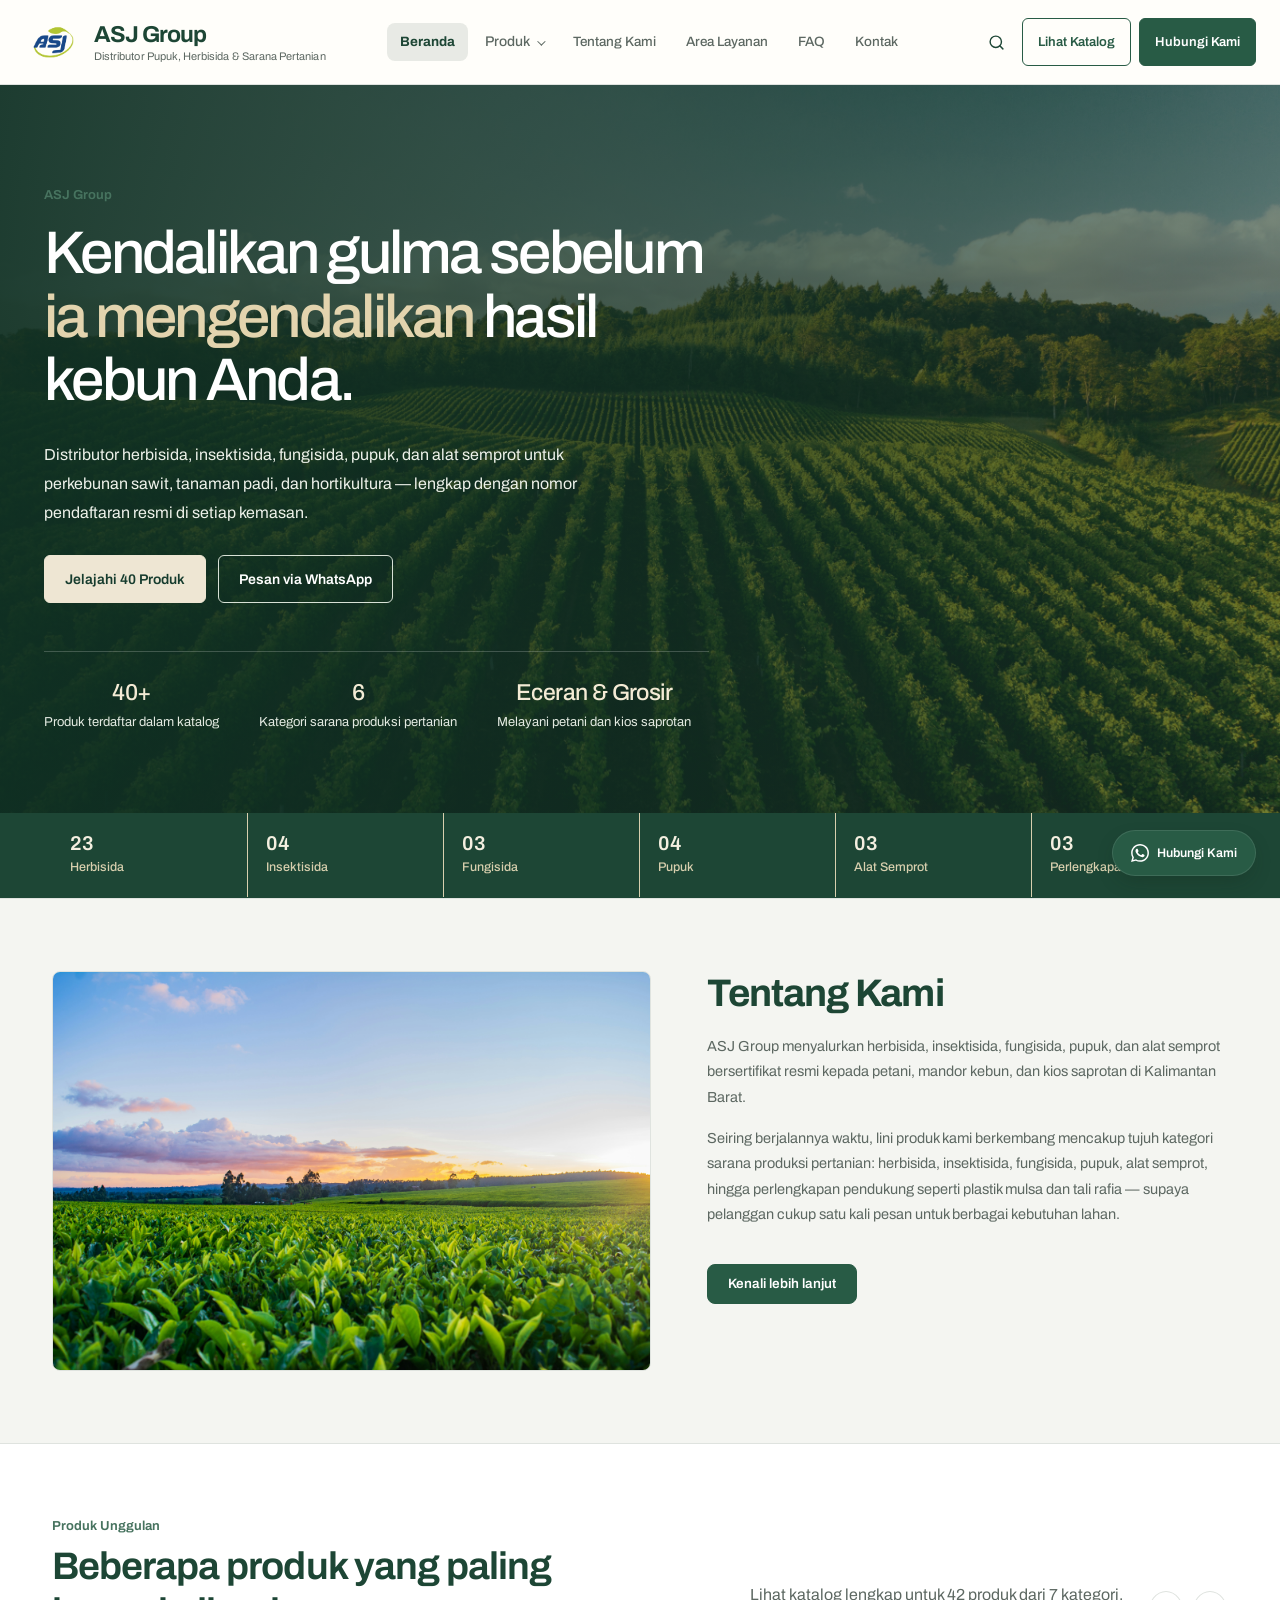
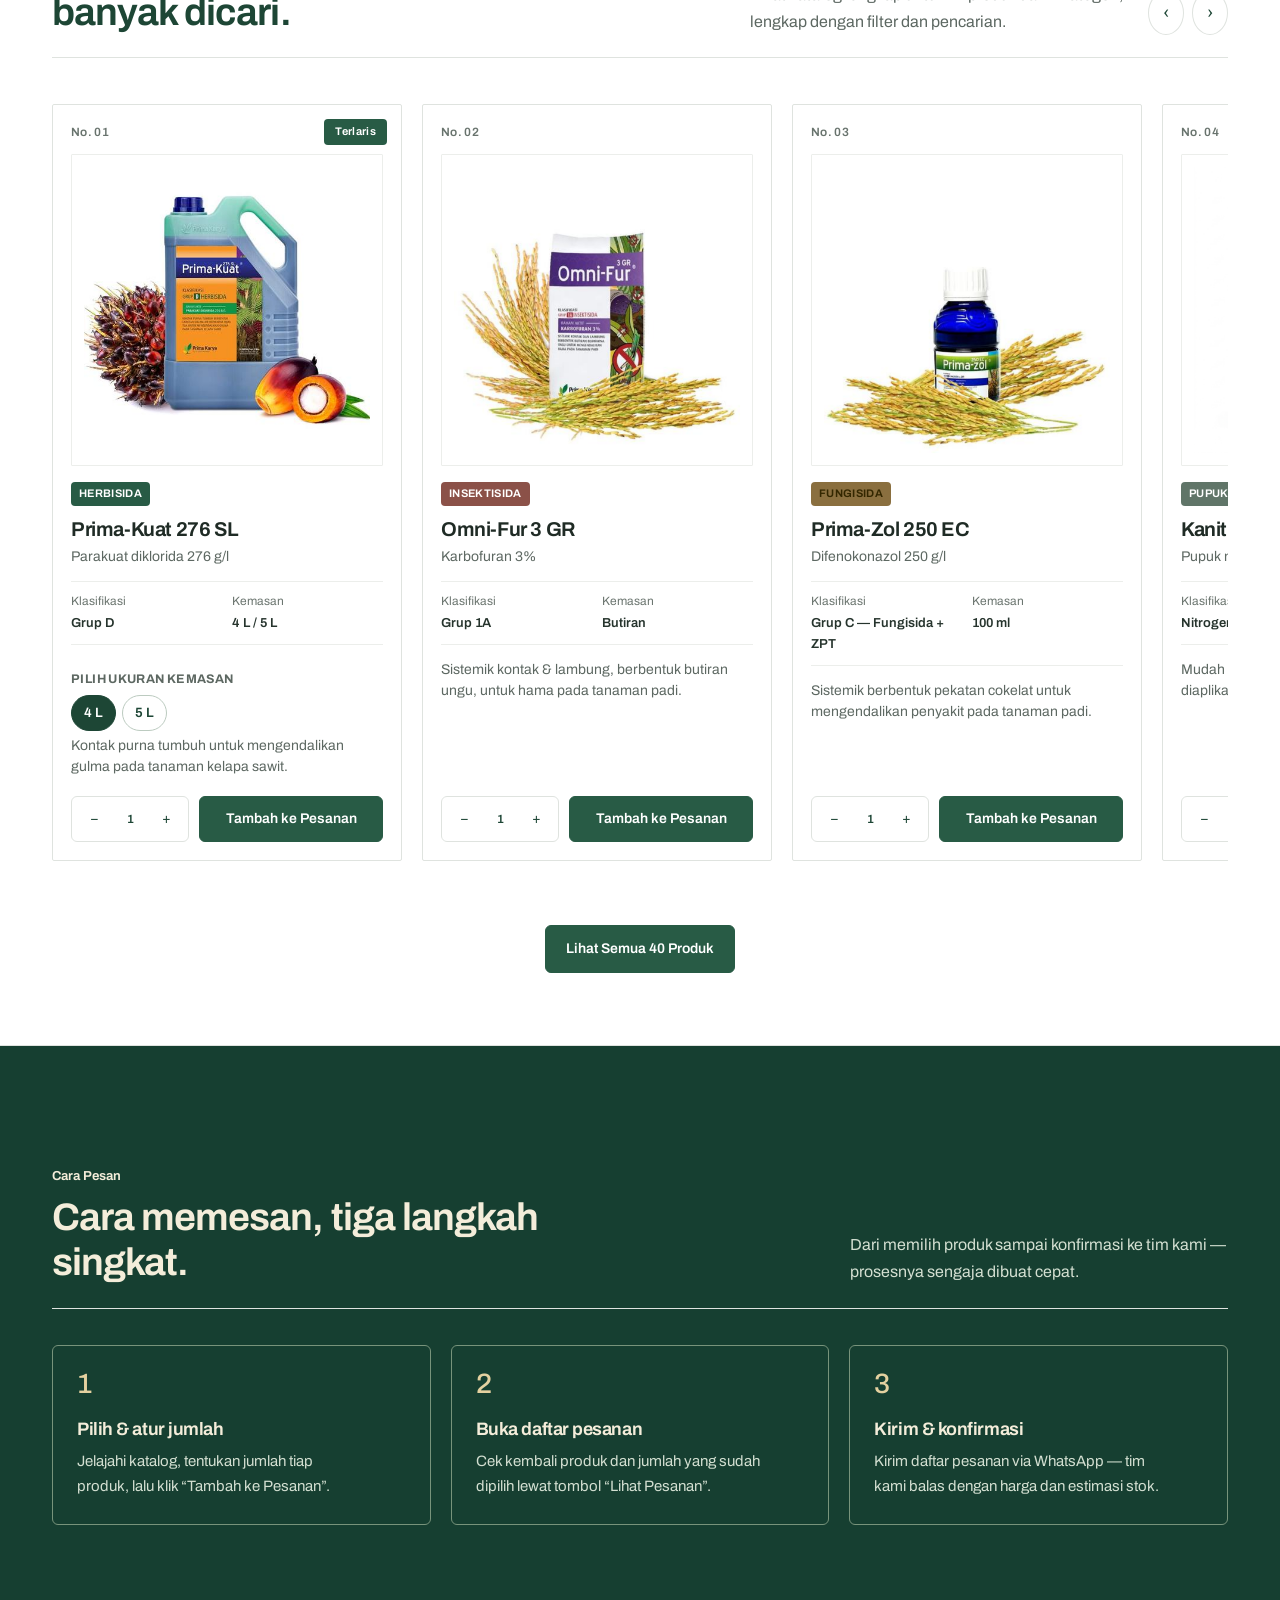
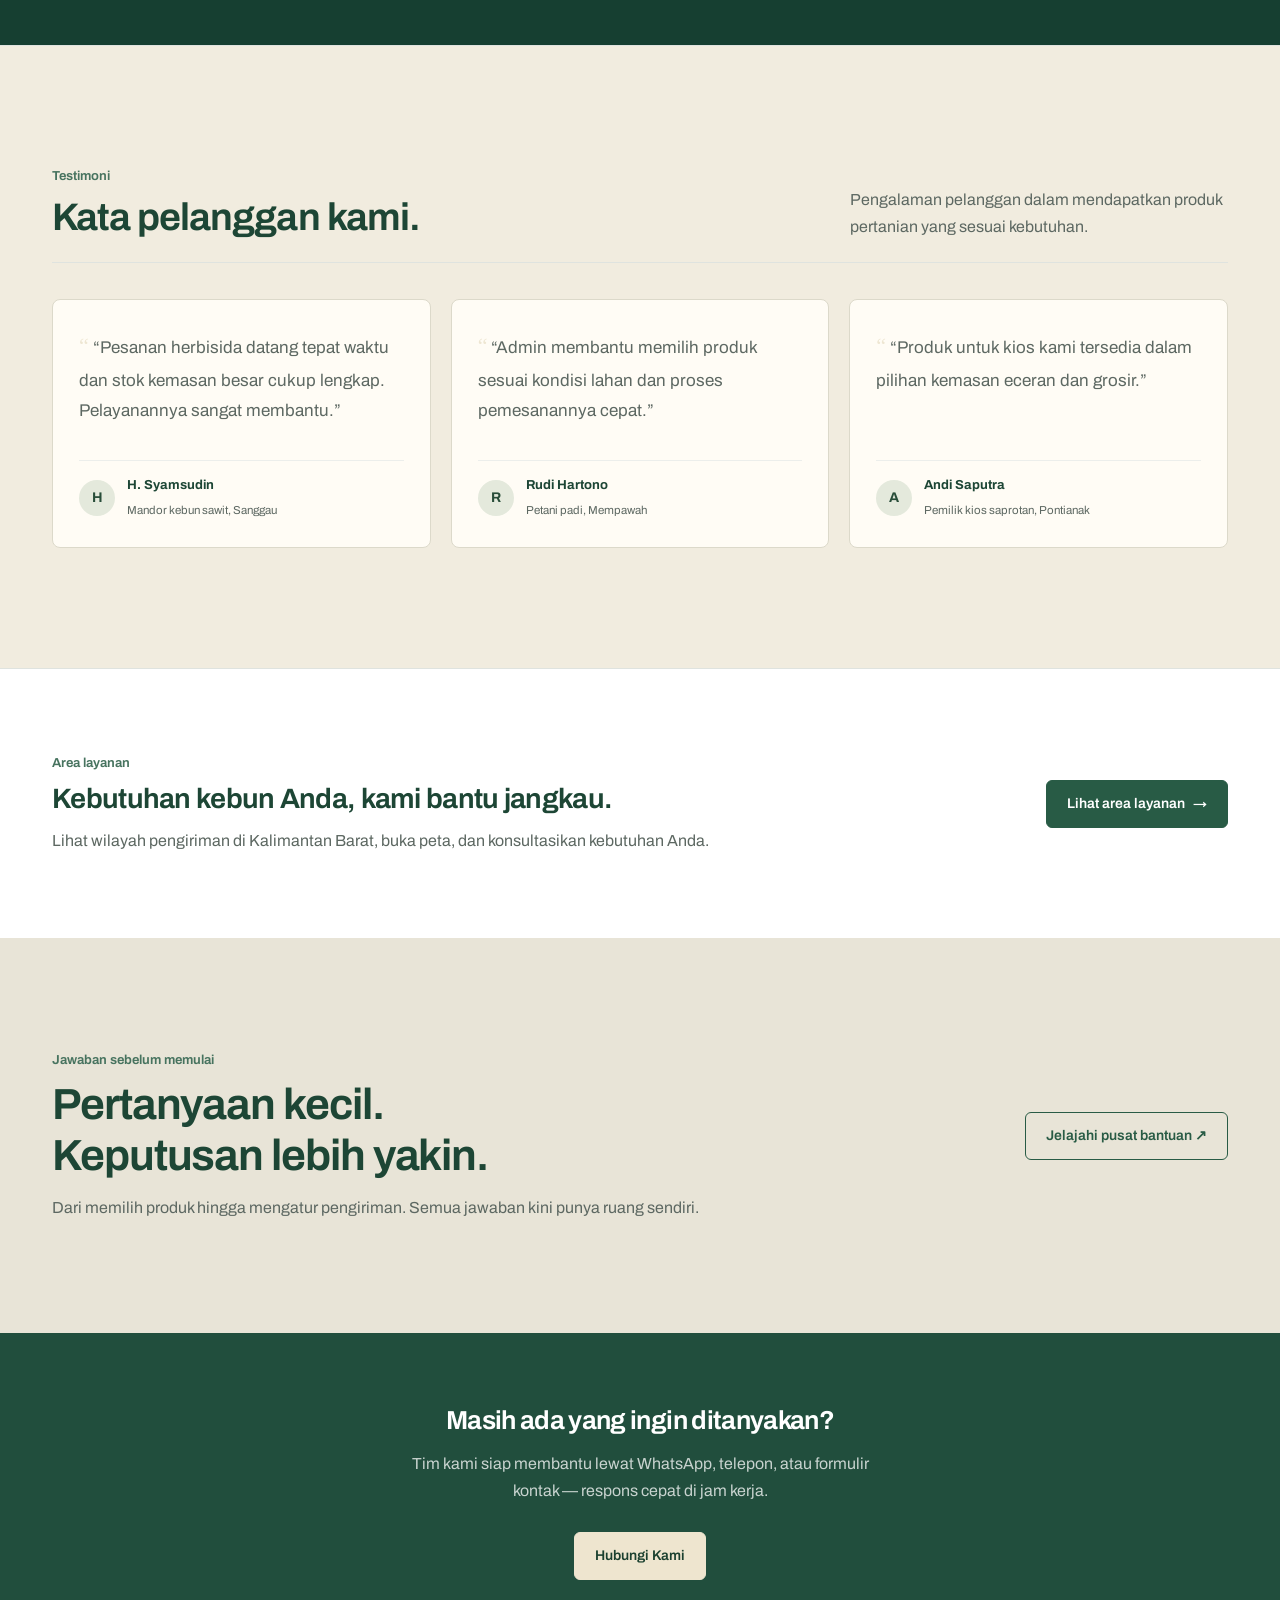
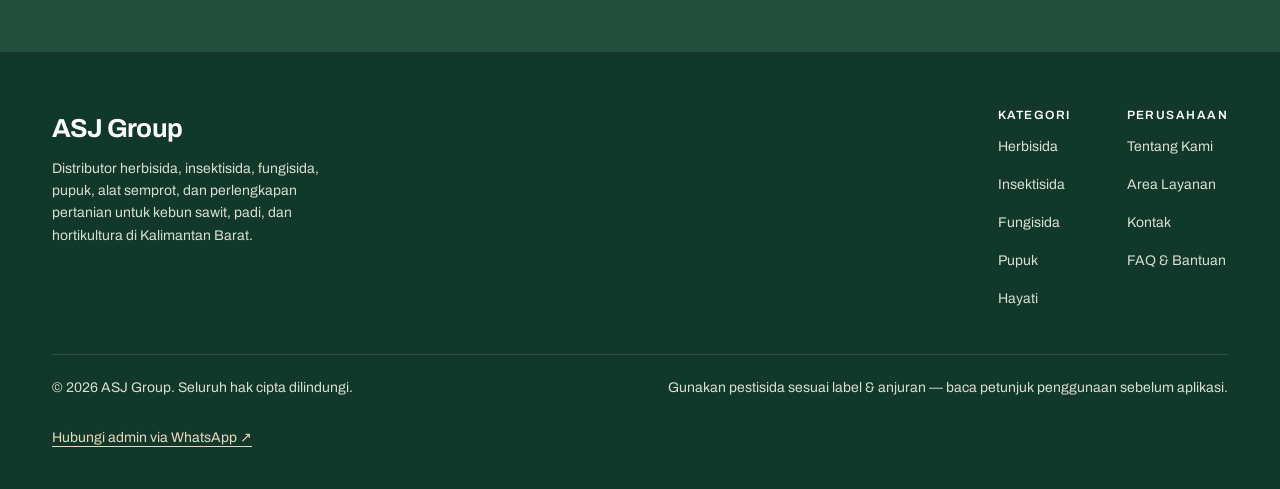
<file: index.html>
<!doctype html>

<html lang="id">
  <head>
    <meta charset="utf-8" />
    <!-- Google Analytics (GA4) — ganti G-XXXXXXXXXX dengan Measurement ID asli Anda -->
    <script
      async
      src="https://www.googletagmanager.com/gtag/js?id=G-XXXXXXXXXX"
    ></script>
    <script>
      window.dataLayer = window.dataLayer || [];
      function gtag() {
        dataLayer.push(arguments);
      }
      gtag("js", new Date());
      gtag("config", "G-XXXXXXXXXX");
    </script>
    <meta content="width=device-width, initial-scale=1.0" name="viewport" />
    <title>ASJ Group — Distributor Herbisida &amp; Sarana Pertanian</title>
    <meta
      content="ASJ Group adalah distributor herbisida, insektisida, fungisida, pupuk, alat semprot, dan perlengkapan pertanian untuk kebun sawit, padi, dan hortikultura di Kalimantan Barat."
      name="description"
    />
    <meta
      content="herbisida, insektisida, fungisida, pupuk, alat semprot, saprotan, pertanian, Kalimantan Barat, Agro Sentosa Jaya"
      name="keywords"
    />
    <meta content="CV Agro Sentosa Jaya" name="author" />
    <meta content="#2e6b3e" name="theme-color" />
    <link href="https://www.agrosentosajaya.co.id/" rel="canonical" />
    <link href="images/favicon.ico" rel="icon" />
    <meta content="website" property="og:type" />
    <meta content="id_ID" property="og:locale" />
    <meta
      content="ASJ Group — Distributor Sarana Pertanian"
      property="og:title"
    />
    <meta
      content="Distributor herbisida, insektisida, fungisida, pupuk, alat semprot, dan perlengkapan pertanian di Kalimantan Barat."
      property="og:description"
    />
    <meta
      content="https://www.agrosentosajaya.co.id/images/Logo_ASJ_Group.png"
      property="og:image"
    />
    <meta content="https://www.agrosentosajaya.co.id/" property="og:url" />
    <link rel="preconnect" href="https://fonts.googleapis.com" />
    <link rel="preconnect" href="https://fonts.gstatic.com" crossorigin />
    <link
      href="https://fonts.googleapis.com/css2?family=Archivo:ital,wght@0,400;0,500;0,600;0,700;1,500&family=Fraunces:opsz,wght@9..144,500;9..144,600;9..144,700&display=swap"
      rel="stylesheet"
    />
    <link href="css/style.css" rel="stylesheet" />
    <script type="application/ld+json">
      {
        "@context": "https://schema.org",
        "@type": "LocalBusiness",
        "name": "CV Agro Sentosa Jaya",
        "description": "Distributor herbisida, insektisida, fungisida, pupuk, alat semprot, dan perlengkapan pertanian.",
        "url": "https://www.agrosentosajaya.co.id/",
        "areaServed": {
          "@type": "AdministrativeArea",
          "name": "Kalimantan Barat, Indonesia"
        }
      }
    </script>
    <link href="css/refinements.css" rel="stylesheet" />
    <link href="css/premium.css" rel="stylesheet" />
  </head>
  <body data-page="index">
    <a class="skip-link" href="#mainContent">Lewati ke konten</a>
    <header class="site-header">
      <div class="wrap header-row">
        <div class="brand">
          <a
            aria-label="Beranda Agro Sentosa Jaya"
            href="index.html"
            style="display: flex; align-items: center; gap: 12px"
          >
            <img
              alt="Logo Agro Sentosa Jaya"
              class="brand-logo"
              height="80"
              src="images/Logo_ASJ_Group.png"
              width="80"
            />
            <div class="brand-text">
              <strong>ASJ Group</strong>
              <span>Distributor Pupuk, Herbisida &amp; Sarana Pertanian</span>
            </div>
          </a>
        </div>
        <nav aria-label="Navigasi utama" class="main-nav">
          <a class="active" href="index.html#beranda">Beranda</a>
          <div class="nav-item-dropdown">
            <a href="produk.html">
              Produk
              <span aria-hidden="true" class="nav-caret"></span>
            </a>
            <div class="nav-dropdown">
              <a href="produk.html?kategori=herbisida">Herbisida</a>
              <a href="produk.html?kategori=insektisida">Insektisida</a>
              <a href="produk.html?kategori=fungisida">Fungisida</a>
              <a href="produk.html?kategori=pupuk">Pupuk</a>
              <a href="produk.html?kategori=hayati">Hayati</a>
              <a href="produk.html?kategori=alat">Alat Semprot</a>
              <a href="produk.html?kategori=perlengkapan">Perlengkapan</a>
            </div>
          </div>
          <a href="tentang.html">Tentang Kami</a>
          <a href="layanan.html">Area Layanan</a>
          <a href="faq.html">FAQ</a>
          <a href="kontak.html">Kontak</a>
        </nav>
        <div class="header-actions">
          <div class="nav-search" id="navSearch">
            <input
              autocomplete="off"
              id="navSearchInput"
              placeholder="Cari produk..."
              type="search"
            />
            <button
              aria-label="Cari produk"
              class="nav-search-btn"
              id="navSearchBtn"
              type="button"
            >
              <!-- Ikon Kaca Pembesar -->
              <svg
                class="icon-search"
                fill="none"
                height="17"
                stroke="currentColor"
                stroke-linecap="round"
                stroke-linejoin="round"
                stroke-width="2"
                viewbox="0 0 24 24"
                width="17"
              >
                <circle cx="11" cy="11" r="8"></circle>
                <line x1="21" x2="16.65" y1="21" y2="16.65"></line>
              </svg>
              <svg
                class="icon-close"
                fill="none"
                height="17"
                stroke="currentColor"
                stroke-linecap="round"
                stroke-linejoin="round"
                stroke-width="2"
                viewbox="0 0 24 24"
                width="17"
              >
                <line x1="18" x2="6" y1="6" y2="18"></line>
                <line x1="6" x2="18" y1="6" y2="18"></line>
              </svg>
            </button>
          </div>
          <a class="btn btn-outline" href="produk.html"> Lihat Katalog </a>
          <a class="btn btn-solid" href="kontak.html"> Hubungi Kami </a>
          <button
            aria-controls="mobileDrawer"
            aria-expanded="false"
            aria-label="Buka menu"
            class="menu-toggle"
            id="menuToggle"
            type="button"
          >
            <span aria-hidden="true" class="menu-icon">
              <span></span>
              <span></span>
              <span></span>
            </span>
          </button>
        </div>
      </div>
    </header>
    <!-- Modal promo dinonaktifkan sementara sampai konten promo tersedia -->
    <div class="promo-overlay" hidden="" id="promoOverlay"></div>
    <div
      aria-labelledby="promoTitle"
      aria-modal="true"
      class="promo-modal"
      hidden=""
      id="promoModal"
      role="dialog"
    >
      <button
        aria-label="Tutup promo"
        class="promo-close"
        id="promoClose"
        type="button"
      >
        ×
      </button>
      <span class="lot-tag">Promo</span>
      <h2 id="promoTitle">Promo Sarana Pertanian</h2>
      <p>
        Hubungi tim kami untuk mendapatkan informasi promo, ketersediaan stok,
        dan harga terbaik sesuai kebutuhan Anda.
      </p>
      <a
        class="btn btn-solid"
        href="produk.html"
        style="width: 100%; justify-content: center"
      >
        Lihat Produk
      </a>
    </div>
    <div
      aria-label="Menu navigasi seluler"
      class="mobile-drawer"
      id="mobileDrawer"
    >
      <div class="drawer-top">
        <strong style="font-size: 19px; font-weight: 700"> ASJ Group </strong>
        <button
          aria-label="Tutup menu"
          class="drawer-close"
          id="drawerClose"
          type="button"
        >
          ×
        </button>
      </div>
      <nav aria-label="Navigasi seluler">
        <a href="index.html#beranda">Beranda</a>
        <a href="produk.html">Produk</a>
        <a href="tentang.html">Tentang Kami</a>
        <a href="layanan.html">Area Layanan</a>
        <a href="faq.html">FAQ</a>
        <a href="kontak.html">Kontak</a>
      </nav>
    </div>
    <main id="mainContent">
      <section class="hero" id="beranda">
        <!-- Wadah gambar latar belakang -->
        <div class="hero-bg-img">
          <img alt="Kebun Agro Sentosa Jaya" src="images/beranda1.jpg" />
        </div>
        <div class="wrap hero-grid">
          <div class="hero-copy">
            <div class="hero-eyebrow">ASJ Group</div>
            <h1>
              Kendalikan gulma sebelum
              <em>ia mengendalikan</em>
              hasil kebun Anda.
            </h1>
            <p class="hero-lede">
              Distributor herbisida, insektisida, fungisida, pupuk, dan alat
              semprot untuk perkebunan sawit, tanaman padi, dan hortikultura —
              lengkap dengan nomor pendaftaran resmi di setiap kemasan.
            </p>
            <div class="hero-actions">
              <a class="btn btn-solid" href="produk.html">
                Jelajahi 40 Produk
              </a>
              <a class="btn btn-solid" href="kontak.html">
                Pesan via WhatsApp
              </a>
            </div>
            <div class="hero-stats">
              <div>
                <strong>40+</strong>
                <span>Produk terdaftar dalam katalog</span>
              </div>
              <div>
                <strong>6</strong>
                <span>Kategori sarana produksi pertanian</span>
              </div>
              <div>
                <strong>Eceran &amp; Grosir</strong>
                <span>Melayani petani dan kios saprotan</span>
              </div>
            </div>
          </div>
        </div>
      </section>

      <!-- Tombol WhatsApp Mengambang di Pojok Kanan Bawah -->
      <div class="cat-strip">
        <div class="wrap">
          <div class="cat-list">
            <a class="cat-item" href="produk.html?kategori=herbisida">
              <span class="cat-count">23</span>
              <span class="cat-name">Herbisida</span>
            </a>
            <a class="cat-item" href="produk.html?kategori=insektisida">
              <span class="cat-count">04</span>
              <span class="cat-name">Insektisida</span>
            </a>
            <a class="cat-item" href="produk.html?kategori=fungisida">
              <span class="cat-count">03</span>
              <span class="cat-name">Fungisida</span>
            </a>
            <a class="cat-item" href="produk.html?kategori=pupuk">
              <span class="cat-count">04</span>
              <span class="cat-name">Pupuk</span>
            </a>
            <a class="cat-item" href="produk.html?kategori=alat">
              <span class="cat-count">03</span>
              <span class="cat-name">Alat Semprot</span>
            </a>
            <a class="cat-item" href="produk.html?kategori=perlengkapan">
              <span class="cat-count">03</span>
              <span class="cat-name">Perlengkapan</span>
            </a>
          </div>
        </div>
      </div>
      <section
        style="
          background: var(--paper-deep);
          border-top: 1px solid var(--line);
          border-bottom: 1px solid var(--line);
        "
      >
        <div class="wrap">
          <div class="about-story about-story-flipped">
            <div class="about-story-photo">
              <img
                alt="Stok produk CV Agro Sentosa Jaya di gudang"
                height="450"
                src="images/About-us.jpg"
                width="600"
              />
            </div>
            <div>
              <h2>Tentang Kami</h2>
              <p>
                ASJ Group menyalurkan herbisida, insektisida, fungisida, pupuk,
                dan alat semprot bersertifikat resmi kepada petani, mandor
                kebun, dan kios saprotan di Kalimantan Barat.
              </p>
              <p>
                Seiring berjalannya waktu, lini produk kami berkembang mencakup
                tujuh kategori sarana produksi pertanian: herbisida,
                insektisida, fungisida, pupuk, alat semprot, hingga perlengkapan
                pendukung seperti plastik mulsa dan tali rafia — supaya
                pelanggan cukup satu kali pesan untuk berbagai kebutuhan lahan.
              </p>
              <div>
                <a class="btn btn-solid" href="tentang.html">
                  Kenali lebih lanjut
                </a>
              </div>
            </div>
          </div>
        </div>
      </section>
      <section id="produk-unggulan">
        <div class="wrap">
          <div class="section-head">
            <div>
              <span class="section-kicker">Produk Unggulan</span>
              <h2>Beberapa produk yang paling banyak dicari.</h2>
            </div>
            <div style="display: flex; align-items: flex-end; gap: 20px">
              <p style="margin: 0">
                Lihat katalog lengkap untuk 42 produk dari 7 kategori, lengkap
                dengan filter dan pencarian.
              </p>
              <div class="slider-nav">
                <button
                  aria-label="Geser ke kiri"
                  class="slider-btn"
                  id="slidePrev"
                  type="button"
                >
                  ‹
                </button>
                <button
                  aria-label="Geser ke kanan"
                  class="slider-btn"
                  id="slideNext"
                  type="button"
                >
                  ›
                </button>
              </div>
            </div>
          </div>
          <div class="lot-grid" id="lotGrid">
            <article
              class="lot"
              data-cat="herbisida"
              data-search="prima-kuat 276 sl parakuat diklorida 276 g/l herbisida"
            >
              <span class="lot-badge badge-terlaris">Terlaris</span>
              <div class="lot-num">No. 01</div>
              <div
                aria-label="Perbesar gambar Prima-Kuat 276 SL"
                class="lot-media"
                role="button"
                tabindex="0"
              >
                <img
                  alt="Prima-Kuat 276 SL"
                  height="480"
                  loading="lazy"
                  src="images/A_Herbisida/1_prima-kuat-276.jpg"
                  width="480"
                />
              </div>
              <div class="lot-body">
                <span class="lot-tag tag-herbisida">Herbisida</span>
                <h3 class="lot-name">Prima-Kuat 276 SL</h3>
                <p class="lot-active">Parakuat diklorida 276 g/l</p>
                <dl class="lot-specs">
                  <div>
                    <dt>Klasifikasi</dt>
                    <dd>Grup D</dd>
                  </div>
                  <div>
                    <dt>Kemasan</dt>
                    <dd>4 L / 5 L</dd>
                  </div>
                </dl>
                <p class="lot-desc">
                  Kontak purna tumbuh untuk mengendalikan gulma pada tanaman
                  kelapa sawit.
                </p>
                <div class="lot-actions">
                  <div class="qty-stepper">
                    <button
                      aria-label="Kurangi jumlah"
                      class="qty-btn"
                      data-step="-1"
                      type="button"
                    >
                      −
                    </button>
                    <span class="qty-val" data-qty="1">1</span>
                    <button
                      aria-label="Tambah jumlah"
                      class="qty-btn"
                      data-step="1"
                      type="button"
                    >
                      +
                    </button>
                  </div>
                  <button
                    class="lot-add"
                    data-id="p01"
                    data-name="Prima-Kuat 276 SL"
                    data-pack="4 L / 5 L"
                    type="button"
                  >
                    Tambah ke Pesanan
                  </button>
                </div>
              </div>
            </article>
            <article
              class="lot"
              data-cat="insektisida"
              data-search="omni-fur 3 gr karbofuran 3% insektisida"
            >
              <div class="lot-num">No. 02</div>
              <div
                aria-label="Perbesar gambar Omni-Fur 3 GR"
                class="lot-media"
                role="button"
                tabindex="0"
              >
                <img
                  alt="Omni-Fur 3 GR"
                  height="480"
                  loading="lazy"
                  src="images/B_Insektisida/1_omnifur-3gr.jpg"
                  width="480"
                />
              </div>
              <div class="lot-body">
                <span class="lot-tag tag-insektisida">Insektisida</span>
                <h3 class="lot-name">Omni-Fur 3 GR</h3>
                <p class="lot-active">Karbofuran 3%</p>
                <dl class="lot-specs">
                  <div>
                    <dt>Klasifikasi</dt>
                    <dd>Grup 1A</dd>
                  </div>
                  <div>
                    <dt>Kemasan</dt>
                    <dd>Butiran</dd>
                  </div>
                </dl>
                <p class="lot-desc">
                  Sistemik kontak &amp; lambung, berbentuk butiran ungu, untuk
                  hama pada tanaman padi.
                </p>
                <div class="lot-actions">
                  <div class="qty-stepper">
                    <button
                      aria-label="Kurangi jumlah"
                      class="qty-btn"
                      data-step="-1"
                      type="button"
                    >
                      −
                    </button>
                    <span class="qty-val" data-qty="1">1</span>
                    <button
                      aria-label="Tambah jumlah"
                      class="qty-btn"
                      data-step="1"
                      type="button"
                    >
                      +
                    </button>
                  </div>
                  <button
                    class="lot-add"
                    data-id="p24"
                    data-name="Omni-Fur 3 GR"
                    data-pack="Butiran"
                    type="button"
                  >
                    Tambah ke Pesanan
                  </button>
                </div>
              </div>
            </article>
            <article
              class="lot"
              data-cat="fungisida"
              data-search="prima-zol 250 ec difenokonazol 250 g/l fungisida"
            >
              <div class="lot-num">No. 03</div>
              <div
                aria-label="Perbesar gambar Prima-Zol 250 EC"
                class="lot-media"
                role="button"
                tabindex="0"
              >
                <img
                  alt="Prima-Zol 250 EC"
                  height="480"
                  loading="lazy"
                  src="images/C_Fungisida/1_primazol-250.jpg"
                  width="480"
                />
              </div>
              <div class="lot-body">
                <span class="lot-tag tag-fungisida">Fungisida</span>
                <h3 class="lot-name">Prima-Zol 250 EC</h3>
                <p class="lot-active">Difenokonazol 250 g/l</p>
                <dl class="lot-specs">
                  <div>
                    <dt>Klasifikasi</dt>
                    <dd>Grup C — Fungisida + ZPT</dd>
                  </div>
                  <div>
                    <dt>Kemasan</dt>
                    <dd>100 ml</dd>
                  </div>
                </dl>
                <p class="lot-desc">
                  Sistemik berbentuk pekatan cokelat untuk mengendalikan
                  penyakit pada tanaman padi.
                </p>
                <div class="lot-actions">
                  <div class="qty-stepper">
                    <button
                      aria-label="Kurangi jumlah"
                      class="qty-btn"
                      data-step="-1"
                      type="button"
                    >
                      −
                    </button>
                    <span class="qty-val" data-qty="1">1</span>
                    <button
                      aria-label="Tambah jumlah"
                      class="qty-btn"
                      data-step="1"
                      type="button"
                    >
                      +
                    </button>
                  </div>
                  <button
                    class="lot-add"
                    data-id="p28"
                    data-name="Prima-Zol 250 EC"
                    data-pack="100 ml"
                    type="button"
                  >
                    Tambah ke Pesanan
                  </button>
                </div>
              </div>
            </article>
            <article
              class="lot"
              data-cat="pupuk"
              data-search="kanitrat npk 12-0-44 pupuk majemuk kno3 pupuk"
            >
              <div class="lot-num">No. 04</div>
              <div
                aria-label="Perbesar gambar Kanitrat NPK 12-0-44"
                class="lot-media"
                role="button"
                tabindex="0"
              >
                <img
                  alt="Kanitrat NPK 12-0-44"
                  height="480"
                  loading="lazy"
                  src="images/D_Pupuk/1_kanitrat-npk.jpg"
                  width="480"
                />
              </div>
              <div class="lot-body">
                <span class="lot-tag tag-pupuk">Pupuk</span>
                <h3 class="lot-name">Kanitrat NPK 12-0-44</h3>
                <p class="lot-active">Pupuk majemuk KNO3</p>
                <dl class="lot-specs">
                  <div>
                    <dt>Klasifikasi</dt>
                    <dd>Nitrogen &amp; Kalium</dd>
                  </div>
                  <div>
                    <dt>Kemasan</dt>
                    <dd>1 kg</dd>
                  </div>
                </dl>
                <p class="lot-desc">
                  Mudah larut dan diserap tanaman, aman diaplikasikan lewat
                  penyemprotan.
                </p>
                <div class="lot-actions">
                  <div class="qty-stepper">
                    <button
                      aria-label="Kurangi jumlah"
                      class="qty-btn"
                      data-step="-1"
                      type="button"
                    >
                      −
                    </button>
                    <span class="qty-val" data-qty="1">1</span>
                    <button
                      aria-label="Tambah jumlah"
                      class="qty-btn"
                      data-step="1"
                      type="button"
                    >
                      +
                    </button>
                  </div>
                  <button
                    class="lot-add"
                    data-id="p31"
                    data-name="Kanitrat NPK 12-0-44"
                    data-pack="1 kg"
                    type="button"
                  >
                    Tambah ke Pesanan
                  </button>
                </div>
              </div>
            </article>
            <article
              class="lot"
              data-cat="alat"
              data-search="jitu 16 electric sprayer sprayer elektrik 2-in-1 alat semprot"
            >
              <div class="lot-num">No. 05</div>
              <div
                aria-label="Perbesar gambar Jitu 16 Electric Sprayer"
                class="lot-media"
                role="button"
                tabindex="0"
              >
                <img
                  alt="Jitu 16 Electric Sprayer"
                  height="480"
                  loading="lazy"
                  src="images/Alat Semprot/jitu-16l-electric.jpg"
                  width="480"
                />
              </div>
              <div class="lot-body">
                <span class="lot-tag tag-alat">Alat Semprot</span>
                <h3 class="lot-name">Jitu 16 Electric Sprayer</h3>
                <p class="lot-active">Sprayer elektrik 2-in-1</p>
                <dl class="lot-specs">
                  <div>
                    <dt>Klasifikasi</dt>
                    <dd>Ber-SNI</dd>
                  </div>
                  <div>
                    <dt>Kemasan</dt>
                    <dd>16 L</dd>
                  </div>
                </dl>
                <p class="lot-desc">
                  Alarm baterai &amp; stop kran otomatis, tekanan tinggi untuk
                  kebun dan sawah.
                </p>
                <div class="lot-actions">
                  <div class="qty-stepper">
                    <button
                      aria-label="Kurangi jumlah"
                      class="qty-btn"
                      data-step="-1"
                      type="button"
                    >
                      −
                    </button>
                    <span class="qty-val" data-qty="1">1</span>
                    <button
                      aria-label="Tambah jumlah"
                      class="qty-btn"
                      data-step="1"
                      type="button"
                    >
                      +
                    </button>
                  </div>
                  <button
                    class="lot-add"
                    data-id="p35"
                    data-name="Jitu 16 Electric Sprayer"
                    data-pack="16 L"
                    type="button"
                  >
                    Tambah ke Pesanan
                  </button>
                </div>
              </div>
            </article>
            <article
              class="lot"
              data-cat="perlengkapan"
              data-search="plastik mulsa dewi sri plastik hitam perak kuat elastis perlengkapan"
            >
              <div class="lot-num">No. 06</div>
              <div
                aria-label="Perbesar gambar Plastik Mulsa Dewi Sri"
                class="lot-media"
                role="button"
                tabindex="0"
              >
                <img
                  alt="Plastik Mulsa Dewi Sri"
                  height="480"
                  loading="lazy"
                  src="images/Perlengkapan/plastik-mulsa.jpg"
                  width="480"
                />
              </div>
              <div class="lot-body">
                <span class="lot-tag tag-perlengkapan">Perlengkapan</span>
                <h3 class="lot-name">Plastik Mulsa Dewi Sri</h3>
                <p class="lot-active">
                  Plastik hitam perak, kuat &amp; elastis
                </p>
                <dl class="lot-specs">
                  <div>
                    <dt>Klasifikasi</dt>
                    <dd>Jaminan mutu</dd>
                  </div>
                  <div>
                    <dt>Kemasan</dt>
                    <dd>Roll 60 cm × 0,35 mm</dd>
                  </div>
                </dl>
                <p class="lot-desc">
                  Menekan pertumbuhan gulma dan menjaga kelembapan tanah pada
                  bedengan.
                </p>
                <div class="lot-actions">
                  <div class="qty-stepper">
                    <button
                      aria-label="Kurangi jumlah"
                      class="qty-btn"
                      data-step="-1"
                      type="button"
                    >
                      −
                    </button>
                    <span class="qty-val" data-qty="1">1</span>
                    <button
                      aria-label="Tambah jumlah"
                      class="qty-btn"
                      data-step="1"
                      type="button"
                    >
                      +
                    </button>
                  </div>
                  <button
                    class="lot-add"
                    data-id="p38"
                    data-name="Plastik Mulsa Dewi Sri"
                    data-pack="Roll 60 cm × 0,35 mm"
                    type="button"
                  >
                    Tambah ke Pesanan
                  </button>
                </div>
              </div>
            </article>
          </div>
          <div class="catalog-foot center">
            <a class="btn btn-solid" href="produk.html">
              Lihat Semua 40 Produk
            </a>
          </div>
        </div>
      </section>
      <section id="cara-pesan">
        <div class="wrap">
          <div class="section-head">
            <div>
              <span class="section-kicker">Cara Pesan</span>
              <h2>Cara memesan, tiga langkah singkat.</h2>
            </div>
            <p>
              Dari memilih produk sampai konfirmasi ke tim kami — prosesnya
              sengaja dibuat cepat.
            </p>
          </div>
          <div class="steps">
            <div class="step">
              <div class="step-num">1</div>
              <h3>Pilih &amp; atur jumlah</h3>
              <p>
                Jelajahi katalog, tentukan jumlah tiap produk, lalu klik “Tambah
                ke Pesanan”.
              </p>
            </div>
            <div class="step">
              <div class="step-num">2</div>
              <h3>Buka daftar pesanan</h3>
              <p>
                Cek kembali produk dan jumlah yang sudah dipilih lewat tombol
                “Lihat Pesanan”.
              </p>
            </div>
            <div class="step">
              <div class="step-num">3</div>
              <h3>Kirim &amp; konfirmasi</h3>
              <p>
                Kirim daftar pesanan via WhatsApp — tim kami balas dengan harga
                dan estimasi stok.
              </p>
            </div>
          </div>
        </div>
      </section>
      <section id="testimoni">
        <div class="wrap">
          <div class="section-head">
            <div>
              <span class="section-kicker">Testimoni</span>
              <h2>Kata pelanggan kami.</h2>
            </div>
            <p>
              Pengalaman pelanggan dalam mendapatkan produk pertanian yang
              sesuai kebutuhan.
            </p>
          </div>
          <div class="testi-grid">
            <div class="testi-card">
              <p class="testi-quote">
                “Pesanan herbisida datang tepat waktu dan stok kemasan besar
                cukup lengkap. Pelayanannya sangat membantu.”
              </p>
              <div class="testi-who">
                <div class="testi-avatar">H</div>
                <div>
                  <strong>H. Syamsudin</strong>
                  <span>Mandor kebun sawit, Sanggau</span>
                </div>
              </div>
            </div>
            <div class="testi-card">
              <p class="testi-quote">
                “Admin membantu memilih produk sesuai kondisi lahan dan proses
                pemesanannya cepat.”
              </p>
              <div class="testi-who">
                <div class="testi-avatar">R</div>
                <div>
                  <strong>Rudi Hartono</strong>
                  <span>Petani padi, Mempawah</span>
                </div>
              </div>
            </div>
            <div class="testi-card">
              <p class="testi-quote">
                “Produk untuk kios kami tersedia dalam pilihan kemasan eceran
                dan grosir.”
              </p>
              <div class="testi-who">
                <div class="testi-avatar">A</div>
                <div>
                  <strong>Andi Saputra</strong>
                  <span>Pemilik kios saprotan, Pontianak</span>
                </div>
              </div>
            </div>
          </div>
        </div>
      </section>
      <section class="service-teaser" id="layanan">
        <div class="wrap teaser-row">
          <div style="margin-top: 40px; margin-bottom: 40px">
            <span class="section-kicker">Area layanan</span>
            <h2>Kebutuhan kebun Anda, kami bantu jangkau.</h2>
            <p>
              Lihat wilayah pengiriman di Kalimantan Barat, buka peta, dan
              konsultasikan kebutuhan Anda.
            </p>
          </div>
          <a class="btn btn-solid" href="layanan.html"
            >Lihat area layanan <span aria-hidden="true">→</span></a
          >
        </div>
      </section>
      <section class="faq-teaser">
        <div class="wrap teaser-row">
          <div style="margin-top: 40px; margin-bottom: 40px">
            <span class="section-kicker">Jawaban sebelum memulai</span>
            <h2>Pertanyaan kecil.<br />Keputusan lebih yakin.</h2>
            <p>
              Dari memilih produk hingga mengatur pengiriman. Semua jawaban kini
              punya ruang sendiri.
            </p>
          </div>
          <a class="btn btn-outline" href="faq.html"
            >Jelajahi pusat bantuan ↗</a
          >
        </div>
      </section>
      <section class="coverage">
        <div class="wrap" style="text-align: center">
          <h2 style="color: #fff; font-size: 26px; margin-bottom: 14px">
            Masih ada yang ingin ditanyakan?
          </h2>
          <p
            style="
              color: rgba(255, 255, 255, 0.75);
              max-width: 52ch;
              margin: 0 auto 28px;
            "
          >
            Tim kami siap membantu lewat WhatsApp, telepon, atau formulir kontak
            — respons cepat di jam kerja.
          </p>
          <a class="btn btn-solid" href="kontak.html">Hubungi Kami</a>
        </div>
      </section>
    </main>
    <footer>
      <div class="wrap">
        <div class="footer-row">
          <div class="footer-brand">
            <strong>ASJ Group</strong>
            <p>
              Distributor herbisida, insektisida, fungisida, pupuk, alat
              semprot, dan perlengkapan pertanian untuk kebun sawit, padi, dan
              hortikultura di Kalimantan Barat.
            </p>
          </div>
          <div class="footer-cols">
            <div>
              <h4>Kategori</h4>
              <a href="produk.html?kategori=herbisida">Herbisida</a>
              <a href="produk.html?kategori=insektisida">Insektisida</a>
              <a href="produk.html?kategori=fungisida">Fungisida</a>
              <a href="produk.html?kategori=pupuk">Pupuk</a>
              <a href="produk.html?kategori=hayati">Hayati</a>
            </div>
            <div>
              <h4>Perusahaan</h4>
              <a href="tentang.html">Tentang Kami</a>
              <a href="layanan.html">Area Layanan</a>
              <a href="kontak.html">Kontak</a>
              <a href="faq.html">FAQ &amp; Bantuan</a>
            </div>
          </div>
        </div>
        <div class="footer-bottom">
          <span> © 2026 ASJ Group. Seluruh hak cipta dilindungi. </span>
          <span>
            Gunakan pestisida sesuai label &amp; anjuran — baca petunjuk
            penggunaan sebelum aplikasi.
          </span>
        </div>
        <a
          aria-label="Hubungi Agro Sentosa Jaya melalui WhatsApp"
          class="footer-whatsapp"
          href="kontak.html"
          >Hubungi admin via WhatsApp ↗</a
        >
      </div>
    </footer>

    <!-- Tombol WhatsApp Mengambang yang mengarah ke Kontak Kami -->
    <a href="kontak.html" class="wa-float" aria-label="Hubungi via Kontak">
      <!-- Ikon Logo WhatsApp SVG -->
      <svg
        class="wa-icon"
        height="18"
        viewBox="0 0 24 24"
        width="18"
        fill="currentColor"
      >
        <path
          d="M.057 24l1.687-6.163c-1.041-1.804-1.588-3.849-1.587-5.946.003-6.556 5.338-11.891 11.893-11.891 3.181.001 6.167 1.24 8.413 3.488 2.245 2.248 3.481 5.236 3.48 8.414-.003 6.557-5.338 11.892-11.893 11.892-1.99-.001-3.951-.5-5.688-1.448l-6.305 1.654zm6.597-3.807c1.676.995 3.276 1.591 5.392 1.592 5.448 0 9.886-4.434 9.889-9.885.002-5.462-4.415-9.89-9.881-9.892-5.452 0-9.887 4.434-9.889 9.884-.001 2.225.651 3.891 1.746 5.634l-.999 3.648 3.742-.981zm11.387-5.464c-.074-.124-.272-.198-.57-.347-.297-.149-1.758-.868-2.031-.967-.272-.099-.47-.149-.669.149-.198.297-.768.967-.941 1.165-.173.198-.347.223-.644.074-.297-.149-1.255-.462-2.39-1.475-.883-.788-1.48-1.761-1.653-2.059-.173-.297-.018-.458.13-.606.134-.133.297-.347.446-.521.151-.172.2-.296.3-.495.099-.198.05-.372-.025-.521-.075-.124-.669-1.612-.916-2.206-.242-.579-.487-.501-.669-.51l-.57-.01c-.198 0-.52.074-.792.372s-1.04 1.016-1.04 2.479 1.065 2.876 1.213 3.074c.149.198 2.095 3.2 5.076 4.487.709.306 1.263.489 1.694.626.712.226 1.36.194 1.872.118.571-.085 1.758-.719 2.006-1.413.248-.695.248-1.29.173-1.414z"
        />
      </svg>
      <span class="wa-label">Hubungi Kami</span>
    </a>

    <button
      aria-label="Kembali ke atas"
      class="back-to-top"
      id="backToTop"
      type="button"
    >
      ↑
    </button>

    <div class="cart-bar" hidden="" id="cartBar">
      <button class="cart-bar-btn" id="cartOpenBtn" type="button">
        <span class="cart-badge" id="cartBadge">0</span>
        <span>Lihat Pesanan</span>
      </button>
    </div>
    <div class="cart-overlay" id="cartOverlay"></div>
    <div class="cart-panel" id="cartPanel">
      <div class="cart-panel-head">
        <strong>Daftar Pesanan</strong>
        <button
          aria-label="Tutup keranjang"
          class="drawer-close"
          id="cartCloseBtn"
          type="button"
        >
          ×
        </button>
      </div>
      <div class="cart-items" id="cartItems"></div>
      <p class="cart-empty" id="cartEmpty">
        Belum ada produk dipilih. Jelajahi katalog dan tambahkan produk yang
        Anda butuhkan.
      </p>
      <div class="cart-region" id="cartRegion">
        <label for="cartRegionSelect">Wilayah pengiriman Anda</label>
        <select id="cartRegionSelect">
          <option value="">Pilih wilayah...</option>
        </select>
        <p class="cart-region-hint is-warning" id="cartRegionHint">
          Pilih wilayah pengiriman. Pesanan diteruskan ke admin pusat.
        </p>
      </div>
      <div class="cart-panel-foot">
        <button class="btn btn-outline" id="cartClearBtn" type="button">
          Kosongkan
        </button>
        <a
          class="btn btn-solid"
          href="#"
          id="cartSendBtn"
          rel="noopener noreferrer"
          target="_blank"
        >
          Kirim via WhatsApp
        </a>
      </div>
    </div>
    <div
      aria-label="Pratinjau gambar"
      aria-modal="true"
      class="lightbox"
      hidden=""
      id="lightbox"
      role="dialog"
    >
      <button
        aria-label="Tutup gambar"
        class="lightbox-close"
        id="lightboxClose"
        type="button"
      >
        ×
      </button>
      <figure>
        <img alt="" id="lightboxImg" />
        <figcaption id="lightboxCaption"></figcaption>
      </figure>
    </div>
    <script src="js/locations.js"></script>
    <script src="js/sales.js"></script>
    <script src="js/main.js"></script>
    <script defer src="js/refinements.js"></script>
  </body>
</html>
</file>
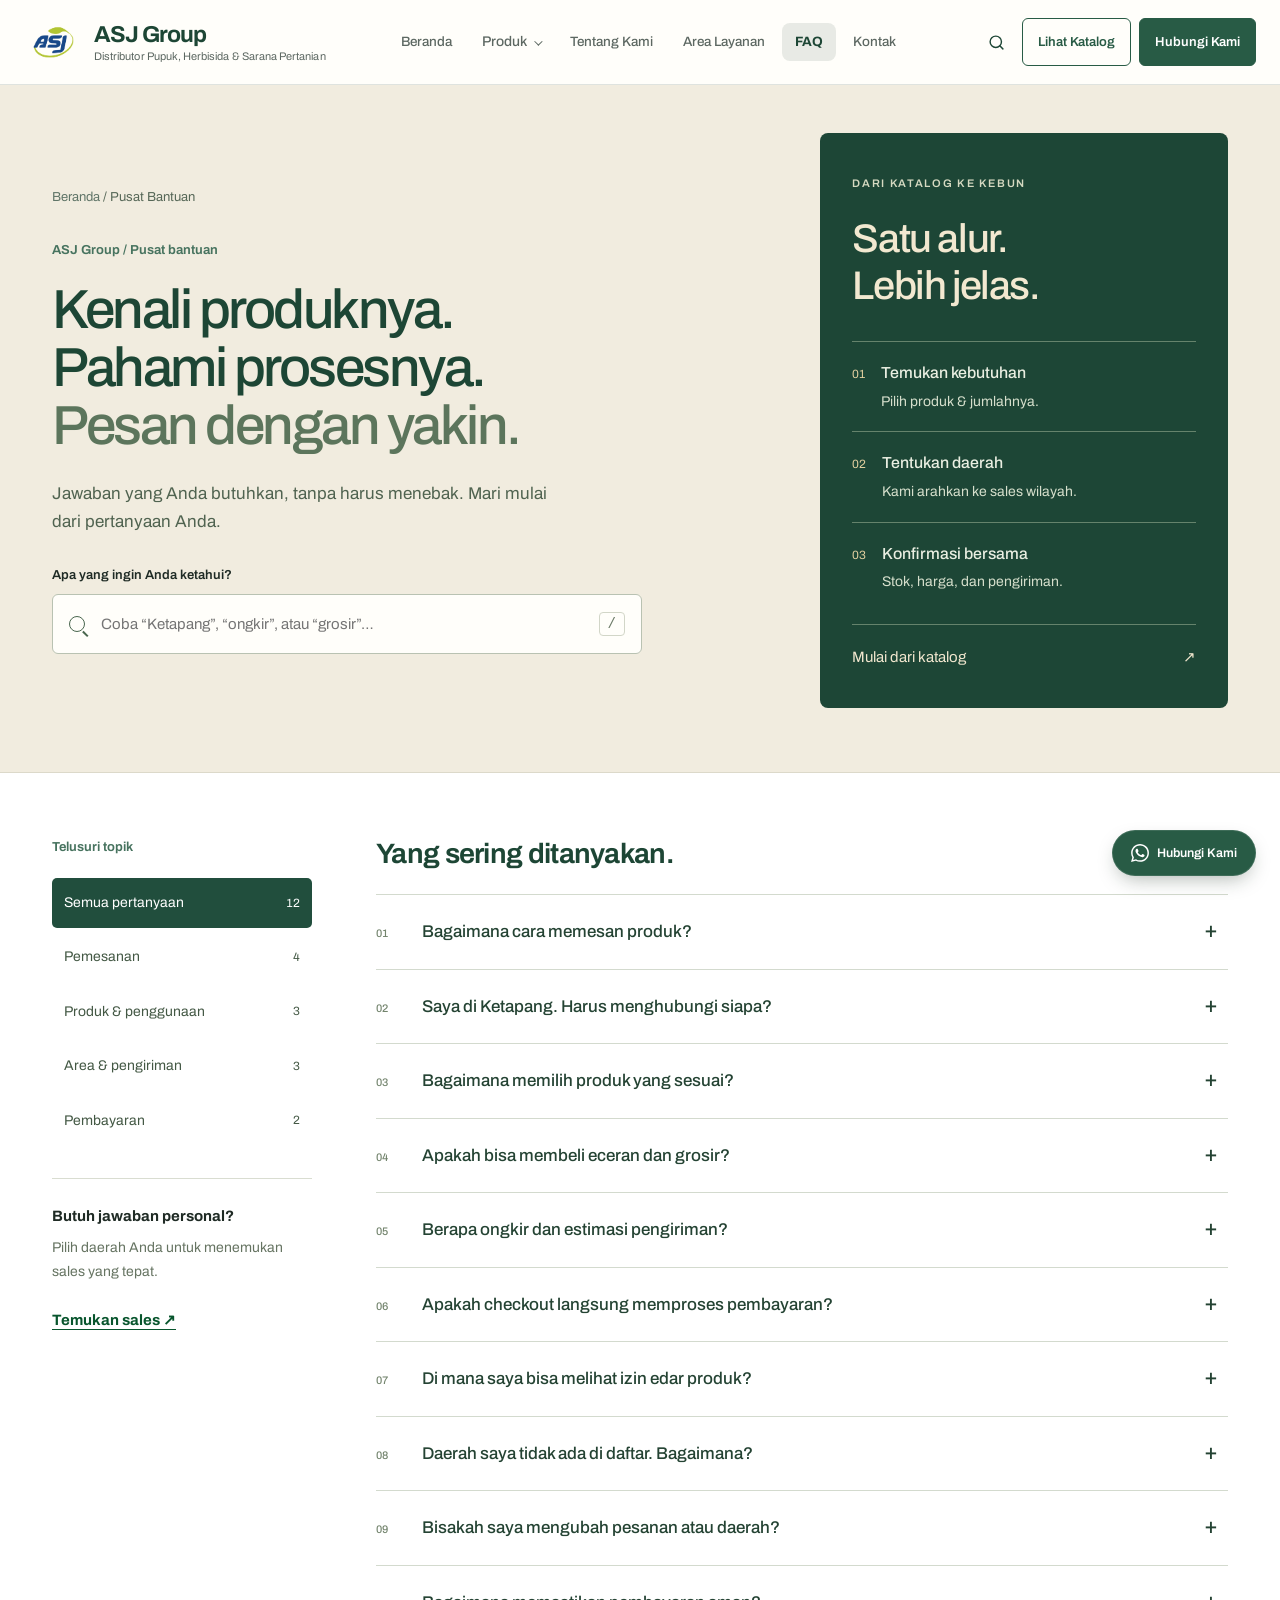
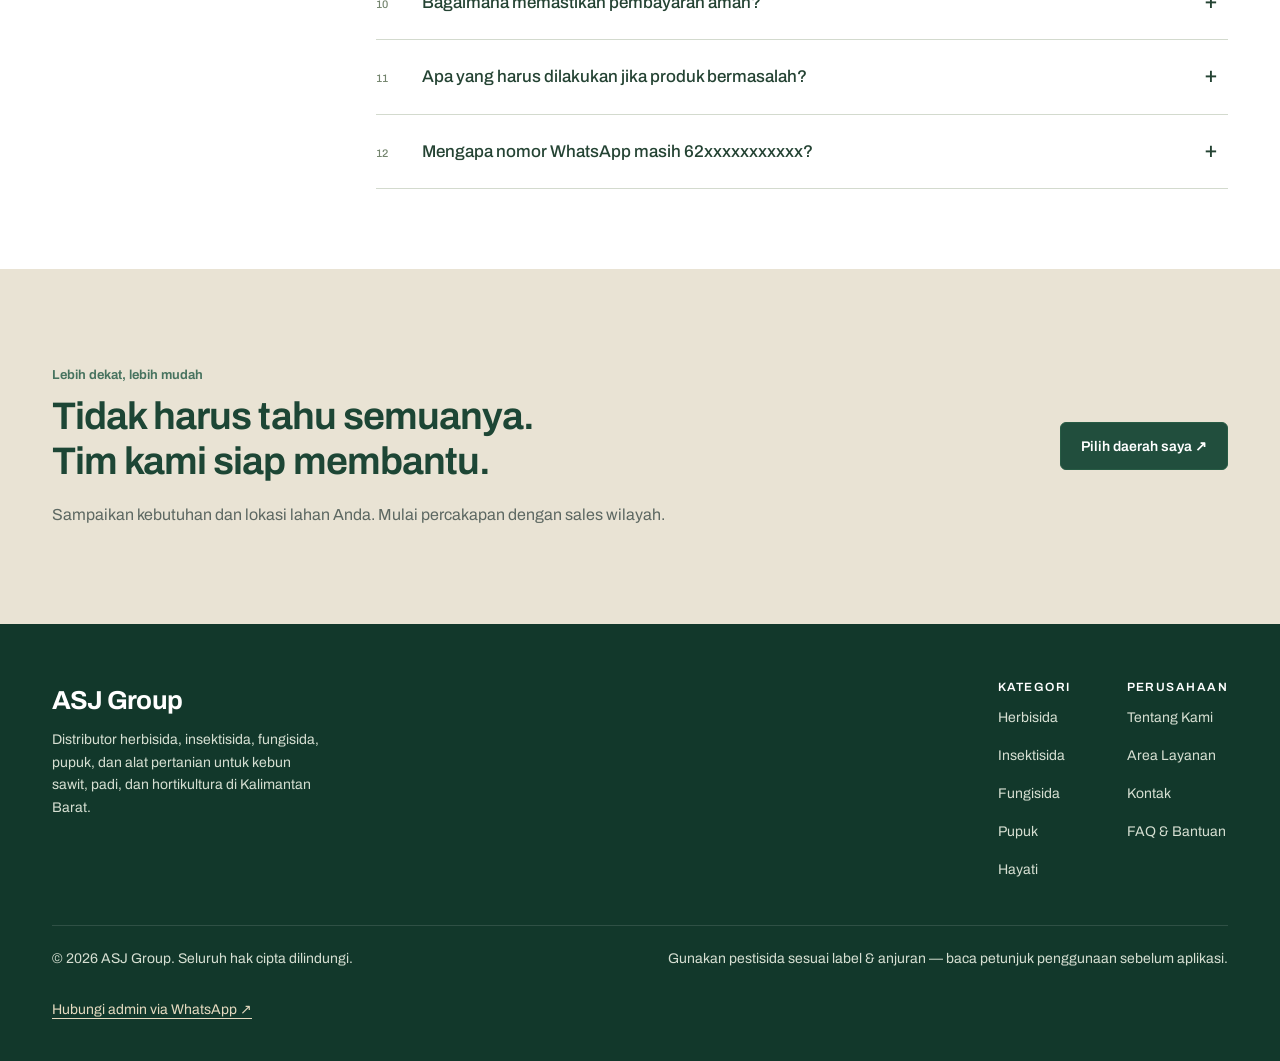
<file: faq.html>
<!doctype html>

<html lang="id">
  <head>
    <meta charset="utf-8" />
    <!-- Google Analytics (GA4) — ganti G-XXXXXXXXXX dengan Measurement ID asli Anda -->
    <script
      async
      src="https://www.googletagmanager.com/gtag/js?id=G-XXXXXXXXXX"
    ></script>
    <script>
      window.dataLayer = window.dataLayer || [];
      function gtag() {
        dataLayer.push(arguments);
      }
      gtag("js", new Date());
      gtag("config", "G-XXXXXXXXXX");
    </script>
    <meta content="width=device-width, initial-scale=1.0" name="viewport" />
    <title>FAQ &amp; Pusat Bantuan — ASJ Group</title>
    <meta
      content="Temukan jawaban seputar produk, pesanan, pengiriman, dan sales wilayah ASJ Group."
      name="description"
    />
    <meta content="#2e6b3e" name="theme-color" />
    <link href="https://www.agrosentosajaya.co.id/faq.html" rel="canonical" />
    <link href="images/favicon.ico" rel="icon" />
    <meta content="website" property="og:type" />
    <meta content="id_ID" property="og:locale" />
    <meta content="FAQ & Pusat Bantuan — ASJ Group" property="og:title" />
    <meta
      content="Jawaban seputar produk, pesanan, pengiriman, dan sales wilayah ASJ Group."
      property="og:description"
    />
    <meta
      content="https://www.agrosentosajaya.co.id/images/Logo_ASJ_Group.png"
      property="og:image"
    />
    <meta
      content="https://www.agrosentosajaya.co.id/faq.html"
      property="og:url"
    />
    <script type="application/ld+json">
      {
        "@context": "https://schema.org",
        "@type": "FAQPage",
        "mainEntity": [
          {
            "@type": "Question",
            "name": "Bagaimana cara memesan produk?",
            "acceptedAnswer": {
              "@type": "Answer",
              "text": "Buka katalog, pilih kemasan dan jumlah, lalu klik “Tambah ke Pesanan”. Buka daftar pesanan, pilih daerah pengiriman, dan tinjau pesan. Setelah nomor sales resmi diaktifkan, tombol WhatsApp mengarahkan Anda ke sales daerah tersebut. Harga, stok, dan ongkir dikonfirmasi oleh tim; ini belum merupakan pembayaran."
            }
          },
          {
            "@type": "Question",
            "name": "Saya di Ketapang. Harus menghubungi siapa?",
            "acceptedAnswer": {
              "@type": "Answer",
              "text": "Pilih Ketapang pada peta layanan atau saat checkout. Kartu Sales Ketapang dan nomor tujuannya akan muncul. Saat ini semua nomor masih placeholder 62xxxxxxxxxxx; tombol kirim akan aktif setelah data resmi diisi dan diverifikasi."
            }
          },
          {
            "@type": "Question",
            "name": "Bagaimana memilih produk yang sesuai?",
            "acceptedAnswer": {
              "@type": "Answer",
              "text": "Gunakan pencarian nama atau bahan aktif dan filter kategori pada katalog. Buka detail untuk melihat kemasan serta kegunaan. Ikuti label produk dan konsultasikan kebutuhan spesifik kepada tim sebelum membeli; jangan menentukan dosis hanya dari informasi situs."
            }
          },
          {
            "@type": "Question",
            "name": "Apakah bisa membeli eceran dan grosir?",
            "acceptedAnswer": {
              "@type": "Answer",
              "text": "Katalog ini melayani kebutuhan eceran maupun grosir. Sampaikan jumlah dan jenis kebutuhan Anda. Minimum pembelian grosir, penawaran, dan ketersediaan stok perlu dikonfirmasi kepada sales."
            }
          },
          {
            "@type": "Question",
            "name": "Berapa ongkir dan estimasi pengiriman?",
            "acceptedAnswer": {
              "@type": "Answer",
              "text": "Ongkir dan waktu pengiriman bergantung pada tujuan, volume pesanan, serta pilihan pengangkutan. Sertakan alamat lengkap di pesan WhatsApp. Minta konfirmasi biaya dan jadwal sebelum menyetujui pesanan."
            }
          },
          {
            "@type": "Question",
            "name": "Apakah checkout langsung memproses pembayaran?",
            "acceptedAnswer": {
              "@type": "Answer",
              "text": "Tidak. Checkout menyusun daftar kebutuhan untuk dikirim melalui WhatsApp. Tidak ada pembayaran atau pemotongan saldo di website ini. Sales akan mengonfirmasi pesanan dan informasi pembayaran resmi terlebih dahulu."
            }
          },
          {
            "@type": "Question",
            "name": "Di mana saya bisa melihat izin edar produk?",
            "acceptedAnswer": {
              "@type": "Answer",
              "text": "Periksa nomor pendaftaran pada label kemasan dan informasi detail produk di katalog. Bila membutuhkan dokumen atau verifikasi terkini, minta bantuan sales sebelum transaksi. Selalu baca label dan petunjuk penggunaan."
            }
          },
          {
            "@type": "Question",
            "name": "Daerah saya tidak ada di daftar. Bagaimana?",
            "acceptedAnswer": {
              "@type": "Answer",
              "text": "Gunakan pilihan “Daerah lain / belum tahu” untuk menyampaikan tujuan lengkap dan menanyakan sales penanggung jawab. Pilihan ini juga memakai nomor placeholder sampai admin mengisi kontak resmi."
            }
          },
          {
            "@type": "Question",
            "name": "Bisakah saya mengubah pesanan atau daerah?",
            "acceptedAnswer": {
              "@type": "Answer",
              "text": "Bisa. Sebelum mengirim, hapus produk yang perlu diubah lalu tambahkan kembali dengan jumlah yang benar. Ubah daerah melalui pilihan di keranjang. Jika pesan sudah terkirim di WhatsApp, sampaikan perubahan langsung kepada sales."
            }
          },
          {
            "@type": "Question",
            "name": "Bagaimana memastikan pembayaran aman?",
            "acceptedAnswer": {
              "@type": "Answer",
              "text": "Konfirmasikan nama penerima, rekening resmi, rincian pesanan, dan jumlah pembayaran langsung kepada tim. Jangan mengirim uang hanya berdasarkan nomor contoh, tangkapan layar, atau informasi yang belum diverifikasi."
            }
          },
          {
            "@type": "Question",
            "name": "Apa yang harus dilakukan jika produk bermasalah?",
            "acceptedAnswer": {
              "@type": "Answer",
              "text": "Simpan kemasan, bukti pembelian, dan foto kondisi barang, lalu hubungi sales yang menangani pesanan Anda. Penanganan, syarat pengembalian, dan tindak lanjut perlu dikonfirmasi kepada tim; tidak ada jaminan retur otomatis dari website."
            }
          },
          {
            "@type": "Question",
            "name": "Mengapa nomor WhatsApp masih 62xxxxxxxxxxx?",
            "acceptedAnswer": {
              "@type": "Answer",
              "text": "Website ini disiapkan dengan nomor contoh sesuai kebutuhan demo. Anda bisa mencoba memilih sales, meninjau daftar pesanan, dan menyalin pesan, tetapi pengiriman WhatsApp diblokir sampai nomor resmi dan status verifikasinya diperbarui."
            }
          }
        ]
      }
    </script>
    <link rel="preconnect" href="https://fonts.googleapis.com" />
    <link rel="preconnect" href="https://fonts.gstatic.com" crossorigin />
    <link
      href="https://fonts.googleapis.com/css2?family=Archivo:ital,wght@0,400;0,500;0,600;0,700;1,500&family=Fraunces:opsz,wght@9..144,500;9..144,600;9..144,700&display=swap"
      rel="stylesheet"
    />
    <link href="css/style.css" rel="stylesheet" />
    <link href="css/refinements.css" rel="stylesheet" />
    <link href="css/premium.css" rel="stylesheet" />
  </head>
  <body data-page="faq">
    <a class="skip-link" href="#mainContent">Lewati ke konten</a>
    <header class="site-header">
      <div class="wrap header-row">
        <div class="brand">
          <a
            aria-label="Beranda Agro Sentosa Jaya"
            href="index.html"
            style="display: flex; align-items: center; gap: 12px"
          >
            <img
              alt="Logo Agro Sentosa Jaya"
              class="brand-logo"
              height="80"
              src="images/Logo_ASJ_Group.png"
              width="80"
            />
            <div class="brand-text">
              <strong>ASJ Group</strong>
              <span>Distributor Pupuk, Herbisida &amp; Sarana Pertanian</span>
            </div>
          </a>
        </div>
        <nav aria-label="Navigasi utama" class="main-nav">
          <a href="index.html#beranda">Beranda</a>
          <div class="nav-item-dropdown">
            <a href="produk.html">Produk <span class="nav-caret"></span></a>
            <div class="nav-dropdown">
              <a href="produk.html?kategori=herbisida">Herbisida</a>
              <a href="produk.html?kategori=insektisida">Insektisida</a>
              <a href="produk.html?kategori=fungisida">Fungisida</a>
              <a href="produk.html?kategori=pupuk">Pupuk</a>
              <a href="produk.html?kategori=hayati">Hayati</a>
              <a href="produk.html?kategori=alat">Alat Semprot</a>
              <a href="produk.html?kategori=perlengkapan">Perlengkapan</a>
            </div>
          </div>
          <a href="tentang.html">Tentang Kami</a>
          <a href="layanan.html">Area Layanan</a>
          <a aria-current="page" class="active" href="faq.html">FAQ</a>
          <a href="kontak.html">Kontak</a>
        </nav>
        <div class="header-actions">
          <div class="nav-search" id="navSearch">
            <input
              autocomplete="off"
              id="navSearchInput"
              placeholder="Cari produk..."
              type="search"
            />
            <button
              aria-label="Cari produk"
              class="nav-search-btn"
              id="navSearchBtn"
              type="button"
            >
              <!-- Ikon Kaca Pembesar -->
              <svg
                class="icon-search"
                fill="none"
                height="17"
                stroke="currentColor"
                stroke-linecap="round"
                stroke-linejoin="round"
                stroke-width="2"
                viewbox="0 0 24 24"
                width="17"
              >
                <circle cx="11" cy="11" r="8"></circle>
                <line x1="21" x2="16.65" y1="21" y2="16.65"></line>
              </svg>
              <!-- Ikon Silang (X) yang akan muncul tepat di bulatan yang sama -->
              <svg
                class="icon-close"
                fill="none"
                height="17"
                stroke="currentColor"
                stroke-linecap="round"
                stroke-linejoin="round"
                stroke-width="2"
                viewbox="0 0 24 24"
                width="17"
              >
                <line x1="18" x2="6" y1="6" y2="18"></line>
                <line x1="6" x2="18" y1="6" y2="18"></line>
              </svg>
            </button>
          </div>
          <a class="btn btn-outline" href="produk.html">Lihat Katalog</a>
          <a class="btn btn-solid" href="kontak.html">Hubungi Kami</a>
          <button aria-label="Buka menu" class="menu-toggle" id="menuToggle">
            <span class="menu-icon"
              ><span></span><span></span><span></span
            ></span>
          </button>
        </div>
      </div>
    </header>
    <div
      aria-label="Menu navigasi seluler"
      class="mobile-drawer"
      id="mobileDrawer"
    >
      <div class="drawer-top">
        <strong style="font-size: 19px; font-weight: 700">ASJ Group</strong>
        <button aria-label="Tutup menu" class="drawer-close" id="drawerClose">
          ×
        </button>
      </div>
      <nav aria-label="Navigasi seluler">
        <a href="index.html#beranda">Beranda</a>
        <a href="produk.html">Produk</a>
        <a href="tentang.html">Tentang Kami</a>
        <a href="layanan.html">Area Layanan</a>
        <a aria-current="page" class="active" href="faq.html">FAQ</a>
        <a href="kontak.html">Kontak</a>
      </nav>
    </div>
    <main id="mainContent">
      <section class="help-hero">
        <div class="wrap help-hero-grid">
          <div>
            <nav aria-label="Breadcrumb" class="breadcrumb">
              <a href="index.html">Beranda</a> / Pusat Bantuan
            </nav>
            <span class="section-kicker">ASJ Group / Pusat bantuan</span>
            <h1>
              Kenali produknya.<br />Pahami prosesnya.<br /><span
                >Pesan dengan yakin.</span
              >
            </h1>
            <p>
              Jawaban yang Anda butuhkan, tanpa harus menebak. Mari mulai dari
              pertanyaan Anda.
            </p>
            <label class="help-search-label" for="faqSearch"
              >Apa yang ingin Anda ketahui?</label
            >
            <div class="help-search">
              <span aria-hidden="true">⌕</span
              ><input
                autocomplete="off"
                id="faqSearch"
                placeholder="Coba “Ketapang”, “ongkir”, atau “grosir”…"
                type="search"
              /><kbd aria-hidden="true">/</kbd>
            </div>
          </div>
          <aside class="help-guide">
            <span class="guide-eyebrow">DARI KATALOG KE KEBUN</span>
            <h2>Satu alur.<br />Lebih jelas.</h2>
            <ol>
              <li>
                <span>01</span>
                <div>
                  <strong>Temukan kebutuhan</strong>
                  <p>Pilih produk &amp; jumlahnya.</p>
                </div>
              </li>
              <li>
                <span>02</span>
                <div>
                  <strong>Tentukan daerah</strong>
                  <p>Kami arahkan ke sales wilayah.</p>
                </div>
              </li>
              <li>
                <span>03</span>
                <div>
                  <strong>Konfirmasi bersama</strong>
                  <p>Stok, harga, dan pengiriman.</p>
                </div>
              </li>
            </ol>
            <a href="produk.html"
              >Mulai dari katalog <span aria-hidden="true">↗</span></a
            >
          </aside>
        </div>
      </section>
      <section class="help-body">
        <div class="wrap help-layout">
          <aside class="help-sidebar">
            <span class="section-kicker">Telusuri topik</span>
            <nav aria-label="Kategori pertanyaan" class="help-tabs">
              <button aria-pressed="true" data-topic="semua">
                Semua pertanyaan <span>12</span></button
              ><button aria-pressed="false" data-topic="pesanan">
                Pemesanan <span>4</span></button
              ><button aria-pressed="false" data-topic="produk">
                Produk &amp; penggunaan <span>3</span></button
              ><button aria-pressed="false" data-topic="pengiriman">
                Area &amp; pengiriman <span>3</span></button
              ><button aria-pressed="false" data-topic="pembayaran">
                Pembayaran <span>2</span>
              </button>
            </nav>
            <div class="help-side-note">
              <strong>Butuh jawaban personal?</strong>
              <p>Pilih daerah Anda untuk menemukan sales yang tepat.</p>
              <a class="text-link" href="layanan.html#peta-layanan"
                >Temukan sales ↗</a
              >
            </div>
          </aside>
          <div>
            <div class="help-results-head">
              <h2>Yang sering ditanyakan.</h2>
              <span id="faqCount" role="status">12 pertanyaan</span>
            </div>
            <div id="faqList">
              <details
                class="help-item"
                data-category="pesanan"
                id="pertanyaan-1"
              >
                <summary>
                  <span class="question-number">01</span
                  ><span>Bagaimana cara memesan produk?</span
                  ><span aria-hidden="true" class="help-plus">+</span>
                </summary>
                <div class="help-answer">
                  <p>
                    Buka katalog, pilih kemasan dan jumlah, lalu klik “Tambah ke
                    Pesanan”. Buka daftar pesanan, pilih daerah pengiriman, dan
                    tinjau pesan. Setelah nomor sales resmi diaktifkan, tombol
                    WhatsApp mengarahkan Anda ke sales daerah tersebut. Harga,
                    stok, dan ongkir dikonfirmasi oleh tim; ini belum merupakan
                    pembayaran.
                  </p>
                </div>
              </details>
              <details
                class="help-item"
                data-category="pengiriman"
                id="pertanyaan-2"
              >
                <summary>
                  <span class="question-number">02</span
                  ><span>Saya di Ketapang. Harus menghubungi siapa?</span
                  ><span aria-hidden="true" class="help-plus">+</span>
                </summary>
                <div class="help-answer">
                  <p>
                    Pilih Ketapang pada peta layanan atau saat checkout. Kartu
                    Sales Ketapang dan nomor tujuannya akan muncul. Saat ini
                    semua nomor masih placeholder 62xxxxxxxxxxx; tombol kirim
                    akan aktif setelah data resmi diisi dan diverifikasi.
                  </p>
                </div>
              </details>
              <details
                class="help-item"
                data-category="produk"
                id="pertanyaan-3"
              >
                <summary>
                  <span class="question-number">03</span
                  ><span>Bagaimana memilih produk yang sesuai?</span
                  ><span aria-hidden="true" class="help-plus">+</span>
                </summary>
                <div class="help-answer">
                  <p>
                    Gunakan pencarian nama atau bahan aktif dan filter kategori
                    pada katalog. Buka detail untuk melihat kemasan serta
                    kegunaan. Ikuti label produk dan konsultasikan kebutuhan
                    spesifik kepada tim sebelum membeli; jangan menentukan dosis
                    hanya dari informasi situs.
                  </p>
                </div>
              </details>
              <details
                class="help-item"
                data-category="pesanan"
                id="pertanyaan-4"
              >
                <summary>
                  <span class="question-number">04</span
                  ><span>Apakah bisa membeli eceran dan grosir?</span
                  ><span aria-hidden="true" class="help-plus">+</span>
                </summary>
                <div class="help-answer">
                  <p>
                    Katalog ini melayani kebutuhan eceran maupun grosir.
                    Sampaikan jumlah dan jenis kebutuhan Anda. Minimum pembelian
                    grosir, penawaran, dan ketersediaan stok perlu dikonfirmasi
                    kepada sales.
                  </p>
                </div>
              </details>
              <details
                class="help-item"
                data-category="pengiriman"
                id="pertanyaan-5"
              >
                <summary>
                  <span class="question-number">05</span
                  ><span>Berapa ongkir dan estimasi pengiriman?</span
                  ><span aria-hidden="true" class="help-plus">+</span>
                </summary>
                <div class="help-answer">
                  <p>
                    Ongkir dan waktu pengiriman bergantung pada tujuan, volume
                    pesanan, serta pilihan pengangkutan. Sertakan alamat lengkap
                    di pesan WhatsApp. Minta konfirmasi biaya dan jadwal sebelum
                    menyetujui pesanan.
                  </p>
                </div>
              </details>
              <details
                class="help-item"
                data-category="pembayaran"
                id="pertanyaan-6"
              >
                <summary>
                  <span class="question-number">06</span
                  ><span>Apakah checkout langsung memproses pembayaran?</span
                  ><span aria-hidden="true" class="help-plus">+</span>
                </summary>
                <div class="help-answer">
                  <p>
                    Tidak. Checkout menyusun daftar kebutuhan untuk dikirim
                    melalui WhatsApp. Tidak ada pembayaran atau pemotongan saldo
                    di website ini. Sales akan mengonfirmasi pesanan dan
                    informasi pembayaran resmi terlebih dahulu.
                  </p>
                </div>
              </details>
              <details
                class="help-item"
                data-category="produk"
                id="pertanyaan-7"
              >
                <summary>
                  <span class="question-number">07</span
                  ><span>Di mana saya bisa melihat izin edar produk?</span
                  ><span aria-hidden="true" class="help-plus">+</span>
                </summary>
                <div class="help-answer">
                  <p>
                    Periksa nomor pendaftaran pada label kemasan dan informasi
                    detail produk di katalog. Bila membutuhkan dokumen atau
                    verifikasi terkini, minta bantuan sales sebelum transaksi.
                    Selalu baca label dan petunjuk penggunaan.
                  </p>
                </div>
              </details>
              <details
                class="help-item"
                data-category="pengiriman"
                id="pertanyaan-8"
              >
                <summary>
                  <span class="question-number">08</span
                  ><span>Daerah saya tidak ada di daftar. Bagaimana?</span
                  ><span aria-hidden="true" class="help-plus">+</span>
                </summary>
                <div class="help-answer">
                  <p>
                    Gunakan pilihan “Daerah lain / belum tahu” untuk
                    menyampaikan tujuan lengkap dan menanyakan sales penanggung
                    jawab. Pilihan ini juga memakai nomor placeholder sampai
                    admin mengisi kontak resmi.
                  </p>
                </div>
              </details>
              <details
                class="help-item"
                data-category="pesanan"
                id="pertanyaan-9"
              >
                <summary>
                  <span class="question-number">09</span
                  ><span>Bisakah saya mengubah pesanan atau daerah?</span
                  ><span aria-hidden="true" class="help-plus">+</span>
                </summary>
                <div class="help-answer">
                  <p>
                    Bisa. Sebelum mengirim, hapus produk yang perlu diubah lalu
                    tambahkan kembali dengan jumlah yang benar. Ubah daerah
                    melalui pilihan di keranjang. Jika pesan sudah terkirim di
                    WhatsApp, sampaikan perubahan langsung kepada sales.
                  </p>
                </div>
              </details>
              <details
                class="help-item"
                data-category="pembayaran"
                id="pertanyaan-10"
              >
                <summary>
                  <span class="question-number">10</span
                  ><span>Bagaimana memastikan pembayaran aman?</span
                  ><span aria-hidden="true" class="help-plus">+</span>
                </summary>
                <div class="help-answer">
                  <p>
                    Konfirmasikan nama penerima, rekening resmi, rincian
                    pesanan, dan jumlah pembayaran langsung kepada tim. Jangan
                    mengirim uang hanya berdasarkan nomor contoh, tangkapan
                    layar, atau informasi yang belum diverifikasi.
                  </p>
                </div>
              </details>
              <details
                class="help-item"
                data-category="produk"
                id="pertanyaan-11"
              >
                <summary>
                  <span class="question-number">11</span
                  ><span>Apa yang harus dilakukan jika produk bermasalah?</span
                  ><span aria-hidden="true" class="help-plus">+</span>
                </summary>
                <div class="help-answer">
                  <p>
                    Simpan kemasan, bukti pembelian, dan foto kondisi barang,
                    lalu hubungi sales yang menangani pesanan Anda. Penanganan,
                    syarat pengembalian, dan tindak lanjut perlu dikonfirmasi
                    kepada tim; tidak ada jaminan retur otomatis dari website.
                  </p>
                </div>
              </details>
              <details
                class="help-item"
                data-category="pesanan"
                id="pertanyaan-12"
              >
                <summary>
                  <span class="question-number">12</span
                  ><span>Mengapa nomor WhatsApp masih 62xxxxxxxxxxx?</span
                  ><span aria-hidden="true" class="help-plus">+</span>
                </summary>
                <div class="help-answer">
                  <p>
                    Website ini disiapkan dengan nomor contoh sesuai kebutuhan
                    demo. Anda bisa mencoba memilih sales, meninjau daftar
                    pesanan, dan menyalin pesan, tetapi pengiriman WhatsApp
                    diblokir sampai nomor resmi dan status verifikasinya
                    diperbarui.
                  </p>
                </div>
              </details>
            </div>
            <div class="help-empty" hidden="" id="faqEmpty">
              <h3>Belum ada jawaban yang cocok.</h3>
              <p>Coba kata lebih singkat atau pilih topik lain.</p>
              <button class="btn btn-outline" id="faqReset">
                Reset pencarian
              </button>
            </div>
          </div>
        </div>
      </section>
      <section class="help-bottom">
        <div class="wrap teaser-row">
          <div style="margin-top: 40px; margin-bottom: 40px">
            <span class="section-kicker">Lebih dekat, lebih mudah</span>
            <h2>Tidak harus tahu semuanya.<br />Tim kami siap membantu.</h2>
            <p>
              Sampaikan kebutuhan dan lokasi lahan Anda. Mulai percakapan dengan
              sales wilayah.
            </p>
          </div>
          <a class="btn btn-solid" href="layanan.html#peta-layanan"
            >Pilih daerah saya ↗</a
          >
        </div>
      </section>
    </main>
    <footer>
      <div class="wrap">
        <div class="footer-row">
          <div class="footer-brand">
            <strong>ASJ Group</strong>
            <p>
              Distributor herbisida, insektisida, fungisida, pupuk, dan alat
              pertanian untuk kebun sawit, padi, dan hortikultura di Kalimantan
              Barat.
            </p>
          </div>
          <div class="footer-cols">
            <div>
              <h4>Kategori</h4>
              <a href="produk.html?kategori=herbisida">Herbisida</a>
              <a href="produk.html?kategori=insektisida">Insektisida</a>
              <a href="produk.html?kategori=fungisida">Fungisida</a>
              <a href="produk.html?kategori=pupuk">Pupuk</a>
              <a href="produk.html?kategori=hayati">Hayati</a>
            </div>
            <div>
              <h4>Perusahaan</h4>
              <a href="tentang.html">Tentang Kami</a>
              <a href="layanan.html">Area Layanan</a>
              <a href="kontak.html">Kontak</a>
              <a href="faq.html">FAQ &amp; Bantuan</a>
            </div>
          </div>
        </div>
        <div class="footer-bottom">
          <span>© 2026 ASJ Group. Seluruh hak cipta dilindungi.</span>
          <span
            >Gunakan pestisida sesuai label &amp; anjuran — baca petunjuk
            penggunaan sebelum aplikasi.</span
          >
        </div>
        <a class="footer-whatsapp" href="kontak.html"
          >Hubungi admin via WhatsApp ↗</a
        >
      </div>
    </footer>
    <a href="kontak.html" class="wa-float" aria-label="Hubungi via Kontak">
      <!-- Ikon Logo WhatsApp SVG -->
      <svg
        class="wa-icon"
        height="18"
        viewBox="0 0 24 24"
        width="18"
        fill="currentColor"
      >
        <path
          d="M.057 24l1.687-6.163c-1.041-1.804-1.588-3.849-1.587-5.946.003-6.556 5.338-11.891 11.893-11.891 3.181.001 6.167 1.24 8.413 3.488 2.245 2.248 3.481 5.236 3.48 8.414-.003 6.557-5.338 11.892-11.893 11.892-1.99-.001-3.951-.5-5.688-1.448l-6.305 1.654zm6.597-3.807c1.676.995 3.276 1.591 5.392 1.592 5.448 0 9.886-4.434 9.889-9.885.002-5.462-4.415-9.89-9.881-9.892-5.452 0-9.887 4.434-9.889 9.884-.001 2.225.651 3.891 1.746 5.634l-.999 3.648 3.742-.981zm11.387-5.464c-.074-.124-.272-.198-.57-.347-.297-.149-1.758-.868-2.031-.967-.272-.099-.47-.149-.669.149-.198.297-.768.967-.941 1.165-.173.198-.347.223-.644.074-.297-.149-1.255-.462-2.39-1.475-.883-.788-1.48-1.761-1.653-2.059-.173-.297-.018-.458.13-.606.134-.133.297-.347.446-.521.151-.172.2-.296.3-.495.099-.198.05-.372-.025-.521-.075-.124-.669-1.612-.916-2.206-.242-.579-.487-.501-.669-.51l-.57-.01c-.198 0-.52.074-.792.372s-1.04 1.016-1.04 2.479 1.065 2.876 1.213 3.074c.149.198 2.095 3.2 5.076 4.487.709.306 1.263.489 1.694.626.712.226 1.36.194 1.872.118.571-.085 1.758-.719 2.006-1.413.248-.695.248-1.29.173-1.414z"
        />
      </svg>
      <span class="wa-label">Hubungi Kami</span>
    </a>
    <button
      aria-label="Kembali ke atas"
      class="back-to-top"
      id="backToTop"
      type="button"
    >
      ↑
    </button>
    <div class="cart-bar" hidden="" id="cartBar">
      <button class="cart-bar-btn" id="cartOpenBtn" type="button">
        <span class="cart-badge" id="cartBadge">0</span>
        <span>Lihat Pesanan</span>
      </button>
    </div>
    <div class="cart-overlay" id="cartOverlay"></div>
    <div class="cart-panel" id="cartPanel">
      <div class="cart-panel-head">
        <strong>Daftar Pesanan</strong>
        <button
          aria-label="Tutup keranjang"
          class="drawer-close"
          id="cartCloseBtn"
          type="button"
        >
          ×
        </button>
      </div>
      <div class="cart-items" id="cartItems"></div>
      <p class="cart-empty" id="cartEmpty">
        Belum ada produk dipilih. Jelajahi katalog dan tambahkan produk yang
        Anda butuhkan.
      </p>
      <div class="cart-region" id="cartRegion">
        <label for="cartRegionSelect">Wilayah pengiriman Anda</label>
        <select id="cartRegionSelect">
          <option value="">Pilih wilayah...</option>
        </select>
        <p class="cart-region-hint is-warning" id="cartRegionHint">
          Pilih wilayah pengiriman. Pesanan diteruskan ke admin pusat.
        </p>
      </div>
      <div class="cart-panel-foot">
        <button class="btn btn-outline" id="cartClearBtn" type="button">
          Kosongkan
        </button>
        <a
          class="btn btn-solid"
          href="#"
          id="cartSendBtn"
          rel="noopener noreferrer"
          target="_blank"
          >Kirim via WhatsApp</a
        >
      </div>
    </div>
    <script src="js/locations.js"></script>
    <script src="js/sales.js"></script>
    <script src="js/main.js"></script>
    <script defer src="js/refinements.js"></script>
    <script defer src="js/faq.js"></script>
  </body>
</html>
</file>
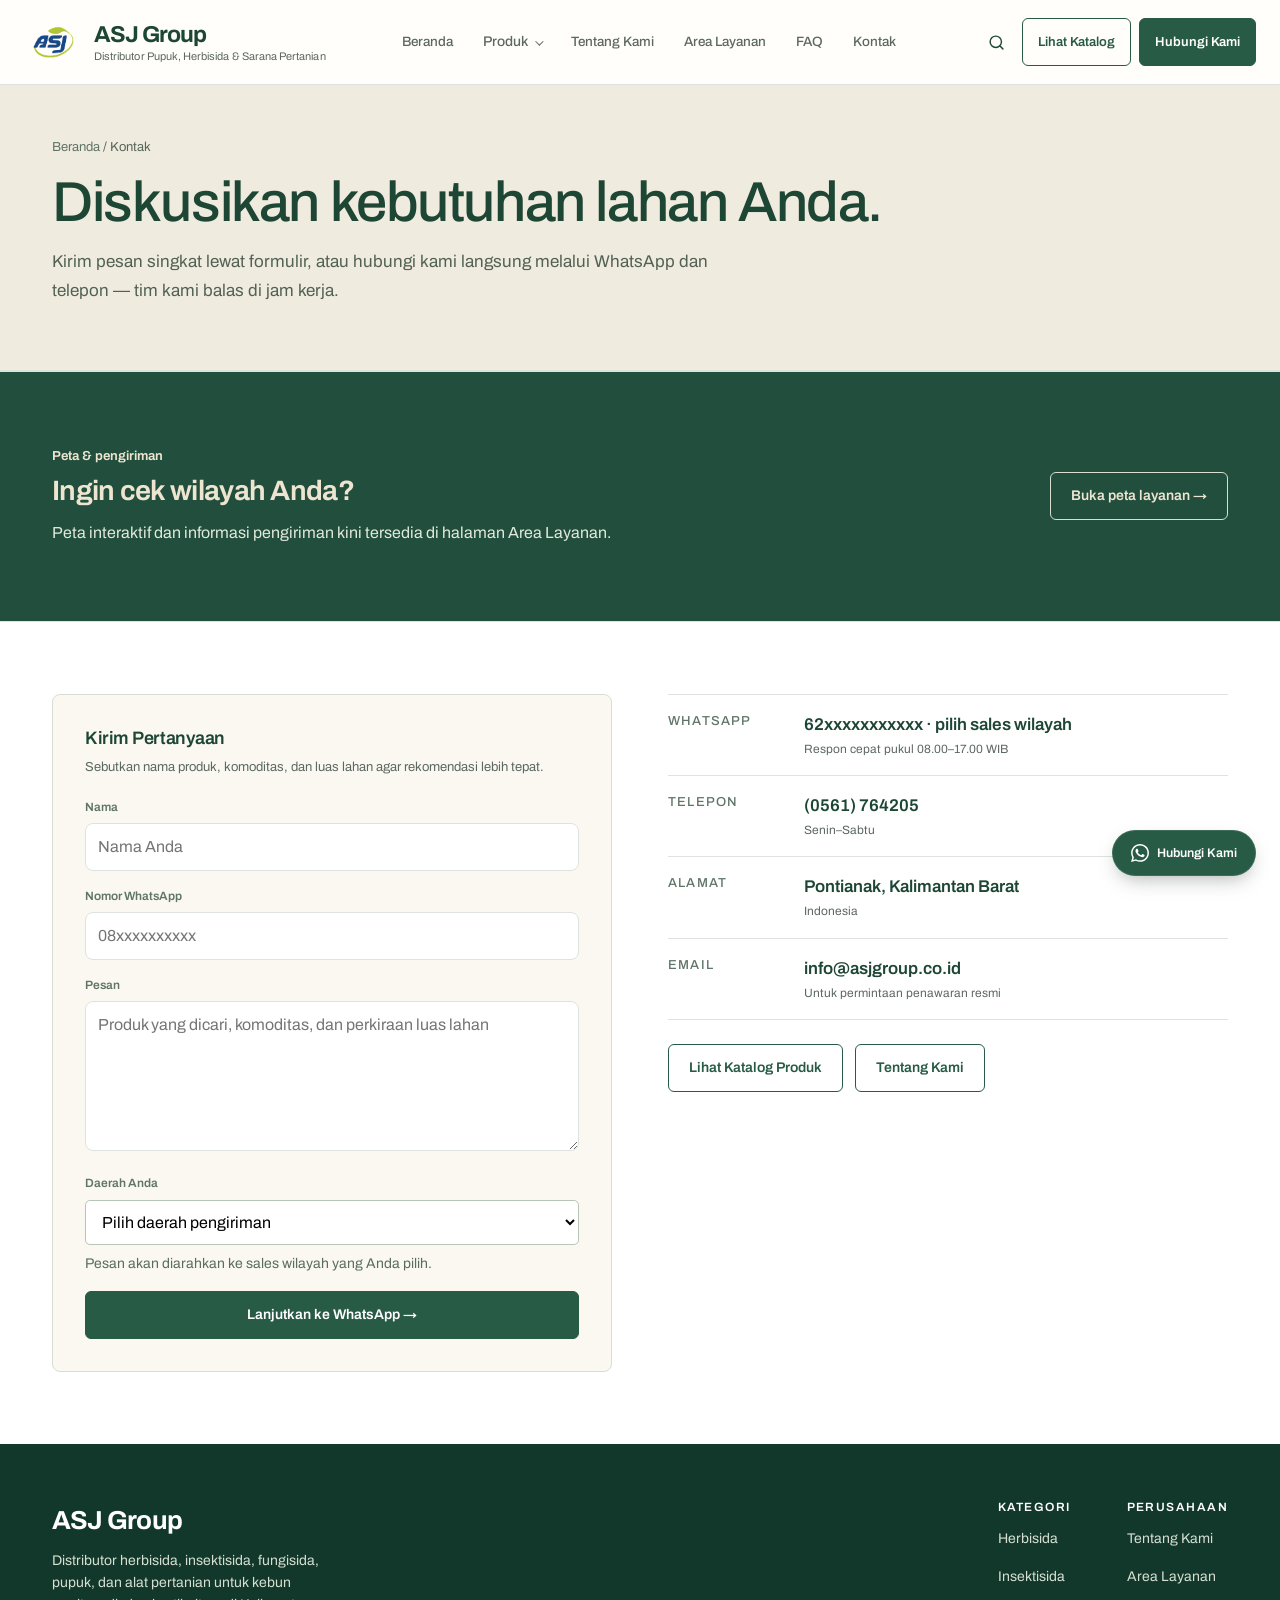
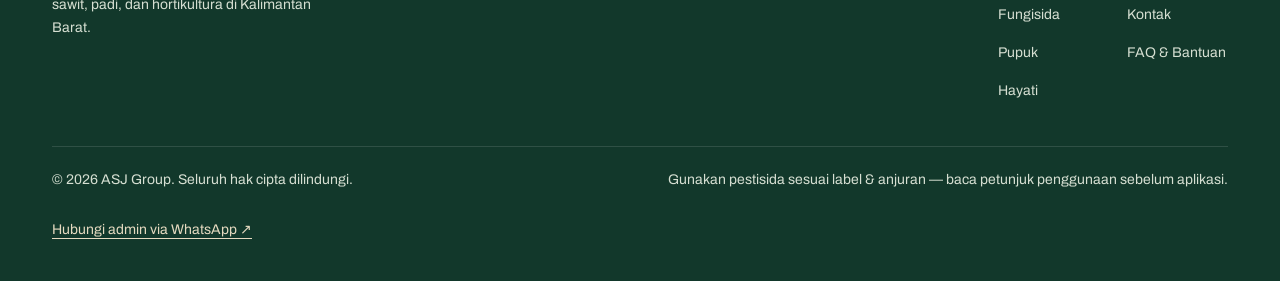
<file: hubungikami.html>
<!doctype html>

<html lang="id">
  <head>
    <meta charset="utf-8" />
    <!-- Google Analytics (GA4) — ganti G-XXXXXXXXXX dengan Measurement ID asli Anda -->
    <script
      async
      src="https://www.googletagmanager.com/gtag/js?id=G-XXXXXXXXXX"
    ></script>
    <script>
      window.dataLayer = window.dataLayer || [];
      function gtag() {
        dataLayer.push(arguments);
      }
      gtag("js", new Date());
      gtag("config", "G-XXXXXXXXXX");
    </script>
    <meta content="width=device-width, initial-scale=1.0" name="viewport" />
    <title>Kontak — ASJ Group</title>
    <meta
      content="Hubungi ASJ Group melalui WhatsApp, telepon, email, atau formulir kontak untuk konsultasi produk dan pemesanan."
      name="description"
    />
    <meta content="#2e6b3e" name="theme-color" />
    <!-- Canonical menunjuk ke kontak.html karena halaman ini isinya sama persis (duplikat) -->
    <link
      href="https://www.agrosentosajaya.co.id/kontak.html"
      rel="canonical"
    />
    <link href="images/favicon.ico" rel="icon" />
    <link rel="preconnect" href="https://fonts.googleapis.com" />
    <link rel="preconnect" href="https://fonts.gstatic.com" crossorigin />
    <link
      href="https://fonts.googleapis.com/css2?family=Archivo:ital,wght@0,400;0,500;0,600;0,700;1,500&family=Fraunces:opsz,wght@9..144,500;9..144,600;9..144,700&display=swap"
      rel="stylesheet"
    />
    <link href="css/style.css" rel="stylesheet" />
    <link href="css/refinements.css" rel="stylesheet" />
    <link href="css/premium.css" rel="stylesheet" />
  </head>
  <body data-page="kontak">
    <a class="skip-link" href="#mainContent">Lewati ke konten</a>
    <header class="site-header">
      <div class="wrap header-row">
        <div class="brand">
          <a
            aria-label="Beranda Agro Sentosa Jaya"
            href="index.html"
            style="display: flex; align-items: center; gap: 12px"
          >
            <img
              alt="Logo Agro Sentosa Jaya"
              class="brand-logo"
              height="80"
              src="images/Logo_ASJ_Group.png"
              width="80"
            />
            <div class="brand-text">
              <strong>ASJ Group</strong>
              <span>Distributor Pupuk, Herbisida &amp; Sarana Pertanian</span>
            </div>
          </a>
        </div>
        <nav aria-label="Navigasi utama" class="main-nav">
          <a href="index.html#beranda">Beranda</a>
          <div class="nav-item-dropdown">
            <a href="produk.html">Produk <span class="nav-caret"></span></a>
            <div class="nav-dropdown">
              <a href="produk.html?kategori=herbisida">Herbisida</a>
              <a href="produk.html?kategori=insektisida">Insektisida</a>
              <a href="produk.html?kategori=fungisida">Fungisida</a>
              <a href="produk.html?kategori=pupuk">Pupuk</a>
              <a href="produk.html?kategori=hayati">Hayati</a>
              <a href="produk.html?kategori=alat">Alat Semprot</a>
              <a href="produk.html?kategori=perlengkapan">Perlengkapan</a>
            </div>
          </div>
          <a href="tentang.html">Tentang Kami</a>
          <a href="layanan.html">Area Layanan</a>
          <a href="faq.html">FAQ</a>
          <a href="kontak.html">Kontak</a>
        </nav>
        <div class="header-actions">
          <div class="nav-search" id="navSearch">
            <input
              autocomplete="off"
              id="navSearchInput"
              placeholder="Cari produk..."
              type="search"
            />
            <button
              aria-label="Cari produk"
              class="nav-search-btn"
              id="navSearchBtn"
              type="button"
            >
              <!-- Ikon Kaca Pembesar -->
              <svg
                class="icon-search"
                fill="none"
                height="17"
                stroke="currentColor"
                stroke-linecap="round"
                stroke-linejoin="round"
                stroke-width="2"
                viewbox="0 0 24 24"
                width="17"
              >
                <circle cx="11" cy="11" r="8"></circle>
                <line x1="21" x2="16.65" y1="21" y2="16.65"></line>
              </svg>
              <!-- Ikon Silang (X) yang akan muncul tepat di bulatan yang sama -->
              <svg
                class="icon-close"
                fill="none"
                height="17"
                stroke="currentColor"
                stroke-linecap="round"
                stroke-linejoin="round"
                stroke-width="2"
                viewbox="0 0 24 24"
                width="17"
              >
                <line x1="18" x2="6" y1="6" y2="18"></line>
                <line x1="6" x2="18" y1="6" y2="18"></line>
              </svg>
            </button>
          </div>
          <a class="btn btn-outline" href="produk.html">Lihat Katalog</a>
          <a class="btn btn-solid" href="kontak.html">Hubungi Kami</a>
          <button aria-label="Buka menu" class="menu-toggle" id="menuToggle">
            <span class="menu-icon"
              ><span></span><span></span><span></span
            ></span>
          </button>
        </div>
      </div>
    </header>
    <div
      aria-label="Menu navigasi seluler"
      class="mobile-drawer"
      id="mobileDrawer"
    >
      <div class="drawer-top">
        <strong style="font-size: 19px; font-weight: 700">ASJ Group</strong>
        <button aria-label="Tutup menu" class="drawer-close" id="drawerClose">
          ×
        </button>
      </div>
      <nav aria-label="Navigasi seluler">
        <a href="index.html#beranda">Beranda</a>
        <a href="produk.html">Produk</a>
        <a href="tentang.html">Tentang Kami</a>
        <a href="layanan.html">Area Layanan</a>
        <a href="faq.html">FAQ</a>
        <a aria-current="page" class="active" href="kontak.html">Kontak</a>
      </nav>
    </div>
    <main id="mainContent">
      <div class="about-hero">
        <div class="wrap">
          <div class="breadcrumb">
            <a href="index.html">Beranda</a> / Kontak
          </div>
          <h1>Diskusikan kebutuhan lahan Anda.</h1>
          <p>
            Kirim pesan singkat lewat formulir, atau hubungi kami langsung
            melalui WhatsApp dan telepon — tim kami balas di jam kerja.
          </p>
        </div>
      </div>
      <section class="contact-route">
        <div class="wrap teaser-row">
          <div style="margin-top: 30px; margin-bottom: 30px">
            <span class="section-kicker">Peta &amp; pengiriman</span>
            <h2>Ingin cek wilayah Anda?</h2>
            <p>
              Peta interaktif dan informasi pengiriman kini tersedia di halaman
              Area Layanan.
            </p>
          </div>
          <a class="btn btn-outline" href="layanan.html">Buka peta layanan →</a>
        </div>
      </section>
      <section>
        <div class="wrap">
          <div class="contact-grid">
            <div class="contact-card">
              <h3>Kirim Pertanyaan</h3>
              <p>
                Sebutkan nama produk, komoditas, dan luas lahan agar rekomendasi
                lebih tepat.
              </p>
              <form id="contactForm">
                <div class="contact-field">
                  <label for="nm">Nama</label>
                  <input
                    autocomplete="name"
                    id="nm"
                    name="nama"
                    placeholder="Nama Anda"
                    required=""
                    type="text"
                  />
                </div>
                <div class="contact-field">
                  <label for="hp">Nomor WhatsApp</label>
                  <input
                    autocomplete="tel"
                    id="hp"
                    inputmode="tel"
                    name="whatsapp"
                    placeholder="08xxxxxxxxxx"
                    type="tel"
                  />
                </div>
                <div class="contact-field">
                  <label for="ms">Pesan</label>
                  <textarea
                    id="ms"
                    name="pesan"
                    placeholder="Produk yang dicari, komoditas, dan perkiraan luas lahan"
                    required=""
                  ></textarea>
                </div>
                <div class="contact-field">
                  <label for="contactRegion">Daerah Anda</label
                  ><select id="contactRegion" name="wilayah" required="">
                    <option value="">Pilih daerah pengiriman</option></select
                  ><small
                    >Pesan akan diarahkan ke sales wilayah yang Anda
                    pilih.</small
                  >
                </div>
                <button
                  class="btn btn-solid"
                  style="width: 100%; justify-content: center"
                  type="submit"
                >
                  Lanjutkan ke WhatsApp →
                </button>
              </form>
            </div>
            <div class="contact-info">
              <dl>
                <div class="row">
                  <dt>WhatsApp</dt>
                  <dd>
                    <a
                      href="layanan.html#peta-layanan"
                      rel="noopener noreferrer"
                      >62xxxxxxxxxxx · pilih sales wilayah</a
                    ><small>Respon cepat pukul 08.00–17.00 WIB</small>
                  </dd>
                </div>
                <div class="row">
                  <dt>Telepon</dt>
                  <dd>(0561) 764205<small>Senin–Sabtu</small></dd>
                </div>
                <div class="row">
                  <dt>Alamat</dt>
                  <dd>Pontianak, Kalimantan Barat<small>Indonesia</small></dd>
                </div>
                <div class="row">
                  <dt>Email</dt>
                  <dd>
                    info@asjgroup.co.id<small
                      >Untuk permintaan penawaran resmi</small
                    >
                  </dd>
                </div>
              </dl>
              <div
                style="
                  margin-top: 24px;
                  display: flex;
                  gap: 12px;
                  flex-wrap: wrap;
                "
              >
                <a class="btn btn-outline" href="produk.html"
                  >Lihat Katalog Produk</a
                >
                <a class="btn btn-outline" href="tentang.html">Tentang Kami</a>
              </div>
            </div>
          </div>
        </div>
      </section>
    </main>
    <footer>
      <div class="wrap">
        <div class="footer-row">
          <div class="footer-brand">
            <strong>ASJ Group</strong>
            <p>
              Distributor herbisida, insektisida, fungisida, pupuk, dan alat
              pertanian untuk kebun sawit, padi, dan hortikultura di Kalimantan
              Barat.
            </p>
          </div>
          <div class="footer-cols">
            <div>
              <h4>Kategori</h4>
              <a href="produk.html?kategori=herbisida">Herbisida</a>
              <a href="produk.html?kategori=insektisida">Insektisida</a>
              <a href="produk.html?kategori=fungisida">Fungisida</a>
              <a href="produk.html?kategori=pupuk">Pupuk</a>
              <a href="produk.html?kategori=hayati">Hayati</a>
            </div>
            <div>
              <h4>Perusahaan</h4>
              <a href="tentang.html">Tentang Kami</a>
              <a href="layanan.html">Area Layanan</a>
              <a href="kontak.html">Kontak</a>
              <a href="faq.html">FAQ &amp; Bantuan</a>
            </div>
          </div>
        </div>
        <div class="footer-bottom">
          <span>© 2026 ASJ Group. Seluruh hak cipta dilindungi.</span>
          <span
            >Gunakan pestisida sesuai label &amp; anjuran — baca petunjuk
            penggunaan sebelum aplikasi.</span
          >
        </div>
        <a class="footer-whatsapp" href="kontak.html"
          >Hubungi admin via WhatsApp ↗</a
        >
      </div>
    </footer>
    <a href="kontak.html" class="wa-float" aria-label="Hubungi via Kontak">
      <!-- Ikon Logo WhatsApp SVG -->
      <svg
        class="wa-icon"
        height="18"
        viewBox="0 0 24 24"
        width="18"
        fill="currentColor"
      >
        <path
          d="M.057 24l1.687-6.163c-1.041-1.804-1.588-3.849-1.587-5.946.003-6.556 5.338-11.891 11.893-11.891 3.181.001 6.167 1.24 8.413 3.488 2.245 2.248 3.481 5.236 3.48 8.414-.003 6.557-5.338 11.892-11.893 11.892-1.99-.001-3.951-.5-5.688-1.448l-6.305 1.654zm6.597-3.807c1.676.995 3.276 1.591 5.392 1.592 5.448 0 9.886-4.434 9.889-9.885.002-5.462-4.415-9.89-9.881-9.892-5.452 0-9.887 4.434-9.889 9.884-.001 2.225.651 3.891 1.746 5.634l-.999 3.648 3.742-.981zm11.387-5.464c-.074-.124-.272-.198-.57-.347-.297-.149-1.758-.868-2.031-.967-.272-.099-.47-.149-.669.149-.198.297-.768.967-.941 1.165-.173.198-.347.223-.644.074-.297-.149-1.255-.462-2.39-1.475-.883-.788-1.48-1.761-1.653-2.059-.173-.297-.018-.458.13-.606.134-.133.297-.347.446-.521.151-.172.2-.296.3-.495.099-.198.05-.372-.025-.521-.075-.124-.669-1.612-.916-2.206-.242-.579-.487-.501-.669-.51l-.57-.01c-.198 0-.52.074-.792.372s-1.04 1.016-1.04 2.479 1.065 2.876 1.213 3.074c.149.198 2.095 3.2 5.076 4.487.709.306 1.263.489 1.694.626.712.226 1.36.194 1.872.118.571-.085 1.758-.719 2.006-1.413.248-.695.248-1.29.173-1.414z"
        />
      </svg>
      <span class="wa-label">Hubungi Kami</span>
    </a>

    <button
      aria-label="Kembali ke atas"
      class="back-to-top"
      id="backToTop"
      type="button"
    >
      ↑
    </button>
    <div class="cart-bar" hidden="" id="cartBar">
      <button class="cart-bar-btn" id="cartOpenBtn" type="button">
        <span class="cart-badge" id="cartBadge">0</span>
        <span>Lihat Pesanan</span>
      </button>
    </div>
    <div class="cart-overlay" id="cartOverlay"></div>
    <div class="cart-panel" id="cartPanel">
      <div class="cart-panel-head">
        <strong>Daftar Pesanan</strong>
        <button
          aria-label="Tutup keranjang"
          class="drawer-close"
          id="cartCloseBtn"
          type="button"
        >
          ×
        </button>
      </div>
      <div class="cart-items" id="cartItems"></div>
      <p class="cart-empty" id="cartEmpty">
        Belum ada produk dipilih. Jelajahi katalog dan tambahkan produk yang
        Anda butuhkan.
      </p>
      <div class="cart-region" id="cartRegion">
        <label for="cartRegionSelect">Wilayah pengiriman Anda</label>
        <select id="cartRegionSelect">
          <option value="">Pilih wilayah...</option>
        </select>
        <p class="cart-region-hint is-warning" id="cartRegionHint">
          Pilih wilayah pengiriman. Pesanan diteruskan ke admin pusat.
        </p>
      </div>
      <div class="cart-panel-foot">
        <button class="btn btn-outline" id="cartClearBtn" type="button">
          Kosongkan
        </button>
        <a
          class="btn btn-solid"
          href="#"
          id="cartSendBtn"
          rel="noopener noreferrer"
          target="_blank"
          >Kirim via WhatsApp</a
        >
      </div>
    </div>
    <script src="js/locations.js"></script>
    <script src="js/sales.js"></script>
    <script src="js/main.js"></script>
    <script defer src="js/refinements.js"></script>
  </body>
</html>
</file>
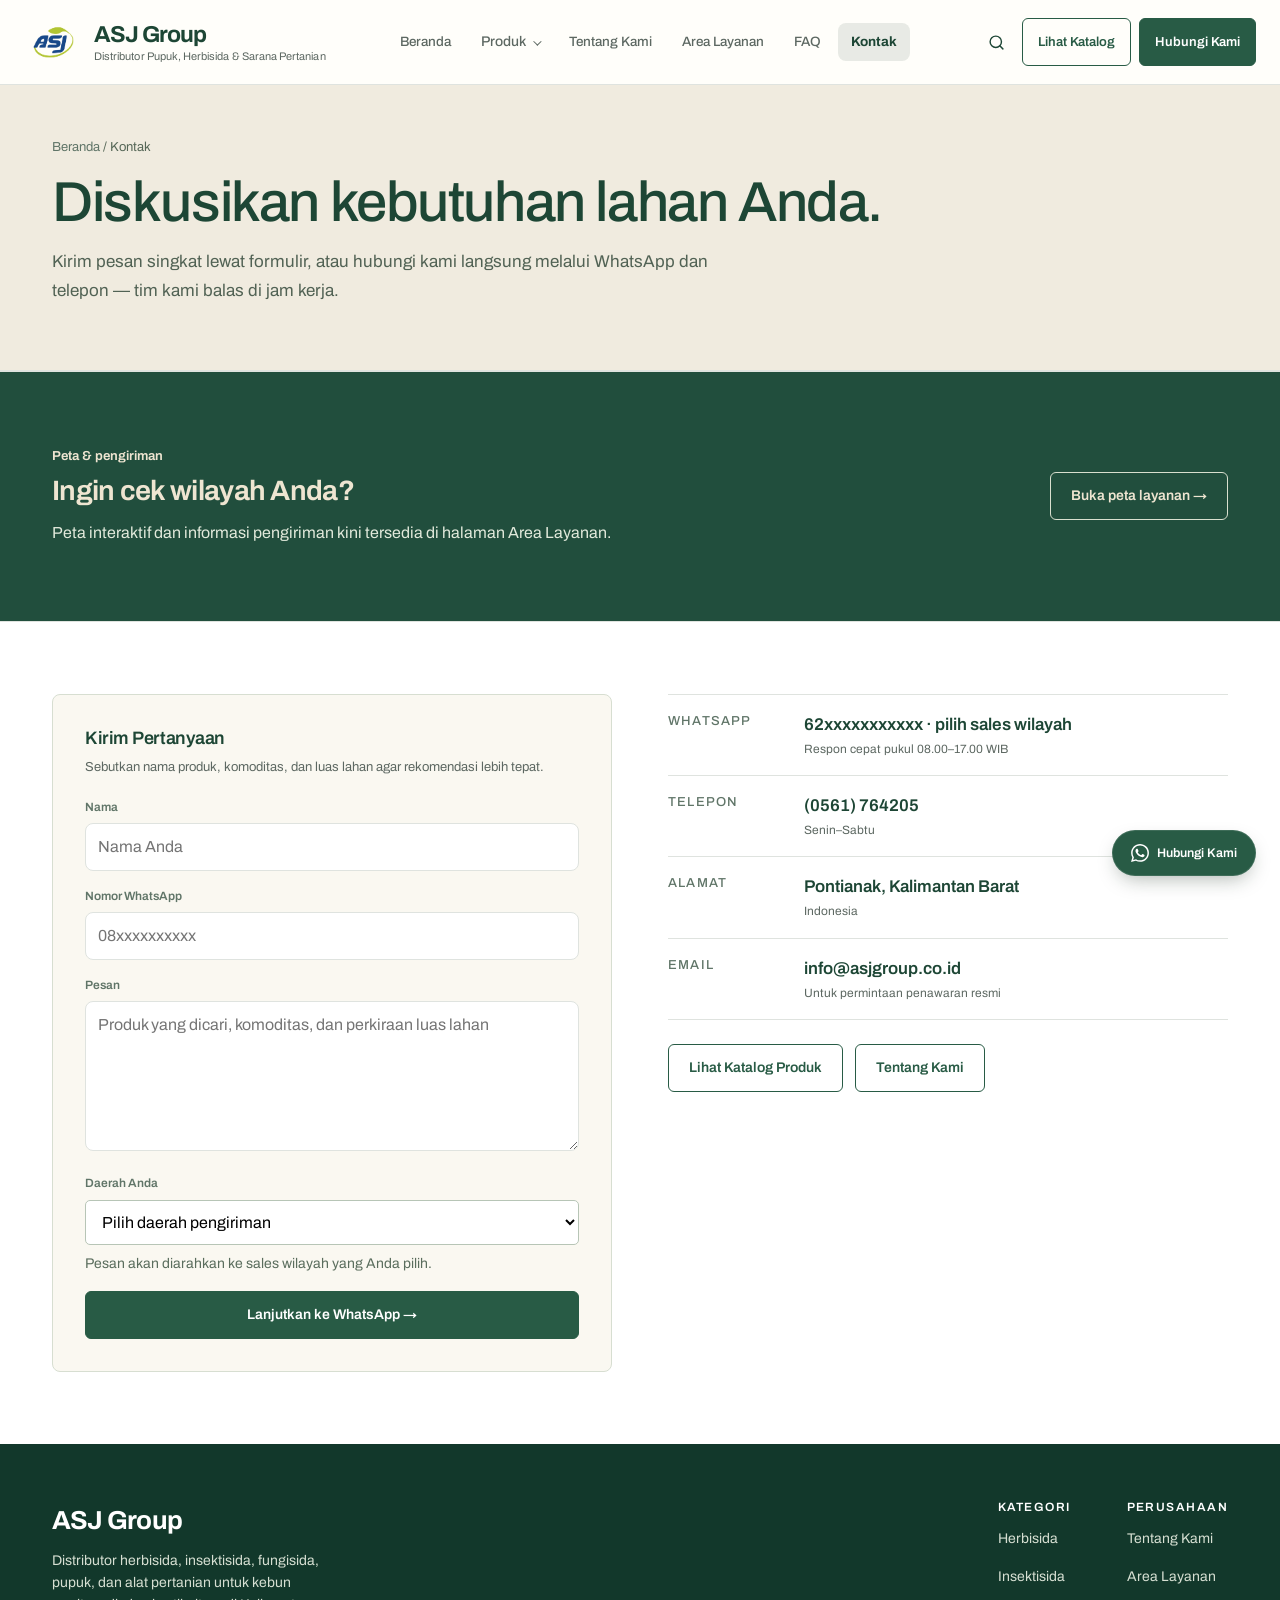
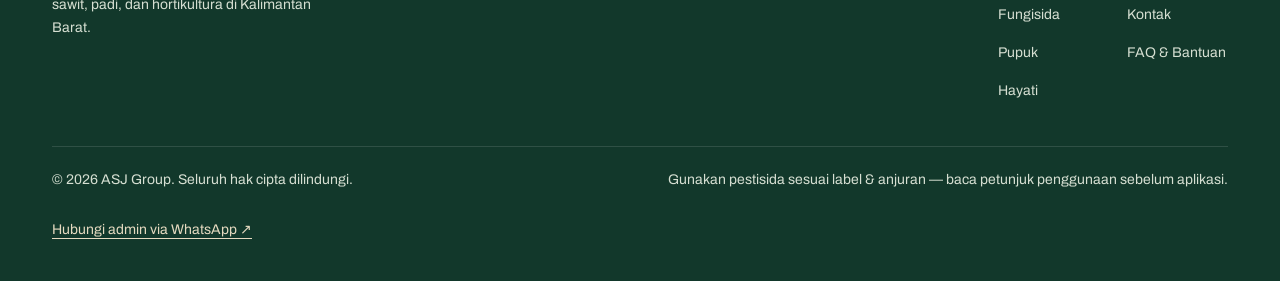
<file: kontak.html>
<!doctype html>

<html lang="id">
  <head>
    <meta charset="utf-8" />
    <!-- Google Analytics (GA4) — ganti G-XXXXXXXXXX dengan Measurement ID asli Anda -->
    <script
      async
      src="https://www.googletagmanager.com/gtag/js?id=G-XXXXXXXXXX"
    ></script>
    <script>
      window.dataLayer = window.dataLayer || [];
      function gtag() {
        dataLayer.push(arguments);
      }
      gtag("js", new Date());
      gtag("config", "G-XXXXXXXXXX");
    </script>
    <meta content="width=device-width, initial-scale=1.0" name="viewport" />
    <title>Kontak — ASJ Group</title>
    <meta
      content="Hubungi ASJ Group melalui WhatsApp, telepon, email, atau formulir kontak untuk konsultasi produk dan pemesanan."
      name="description"
    />
    <meta content="#2e6b3e" name="theme-color" />
    <link
      href="https://www.agrosentosajaya.co.id/kontak.html"
      rel="canonical"
    />
    <link href="images/favicon.ico" rel="icon" />
    <meta content="website" property="og:type" />
    <meta content="id_ID" property="og:locale" />
    <meta content="Kontak — ASJ Group" property="og:title" />
    <meta
      content="Hubungi ASJ Group lewat WhatsApp, telepon, email, atau formulir kontak untuk konsultasi dan pemesanan."
      property="og:description"
    />
    <meta
      content="https://www.agrosentosajaya.co.id/images/Logo_ASJ_Group.png"
      property="og:image"
    />
    <meta
      content="https://www.agrosentosajaya.co.id/kontak.html"
      property="og:url"
    />
    <link rel="preconnect" href="https://fonts.googleapis.com" />
    <link rel="preconnect" href="https://fonts.gstatic.com" crossorigin />
    <link
      href="https://fonts.googleapis.com/css2?family=Archivo:ital,wght@0,400;0,500;0,600;0,700;1,500&family=Fraunces:opsz,wght@9..144,500;9..144,600;9..144,700&display=swap"
      rel="stylesheet"
    />
    <link href="css/style.css" rel="stylesheet" />
    <link href="css/refinements.css" rel="stylesheet" />
    <link href="css/premium.css" rel="stylesheet" />
  </head>
  <body data-page="kontak">
    <a class="skip-link" href="#mainContent">Lewati ke konten</a>
    <header class="site-header">
      <div class="wrap header-row">
        <div class="brand">
          <a
            aria-label="Beranda Agro Sentosa Jaya"
            href="index.html"
            style="display: flex; align-items: center; gap: 12px"
          >
            <img
              alt="Logo Agro Sentosa Jaya"
              class="brand-logo"
              height="80"
              src="images/Logo_ASJ_Group.png"
              width="80"
            />
            <div class="brand-text">
              <strong>ASJ Group</strong>
              <span>Distributor Pupuk, Herbisida &amp; Sarana Pertanian</span>
            </div>
          </a>
        </div>
        <nav aria-label="Navigasi utama" class="main-nav">
          <a href="index.html#beranda">Beranda</a>
          <div class="nav-item-dropdown">
            <a href="produk.html">Produk <span class="nav-caret"></span></a>
            <div class="nav-dropdown">
              <a href="produk.html?kategori=herbisida">Herbisida</a>
              <a href="produk.html?kategori=insektisida">Insektisida</a>
              <a href="produk.html?kategori=fungisida">Fungisida</a>
              <a href="produk.html?kategori=pupuk">Pupuk</a>
              <a href="produk.html?kategori=hayati">Hayati</a>
              <a href="produk.html?kategori=alat">Alat Semprot</a>
              <a href="produk.html?kategori=perlengkapan">Perlengkapan</a>
            </div>
          </div>
          <a href="tentang.html">Tentang Kami</a>
          <a href="layanan.html">Area Layanan</a>
          <a href="faq.html">FAQ</a>
          <a aria-current="page" class="active" href="kontak.html">Kontak</a>
        </nav>
        <div class="header-actions">
          <div class="nav-search" id="navSearch">
            <input
              autocomplete="off"
              id="navSearchInput"
              placeholder="Cari produk..."
              type="search"
            />
            <button
              aria-label="Cari produk"
              class="nav-search-btn"
              id="navSearchBtn"
              type="button"
            >
              <!-- Ikon Kaca Pembesar -->
              <svg
                class="icon-search"
                fill="none"
                height="17"
                stroke="currentColor"
                stroke-linecap="round"
                stroke-linejoin="round"
                stroke-width="2"
                viewbox="0 0 24 24"
                width="17"
              >
                <circle cx="11" cy="11" r="8"></circle>
                <line x1="21" x2="16.65" y1="21" y2="16.65"></line>
              </svg>
              <!-- Ikon Silang (X) yang akan muncul tepat di bulatan yang sama -->
              <svg
                class="icon-close"
                fill="none"
                height="17"
                stroke="currentColor"
                stroke-linecap="round"
                stroke-linejoin="round"
                stroke-width="2"
                viewbox="0 0 24 24"
                width="17"
              >
                <line x1="18" x2="6" y1="6" y2="18"></line>
                <line x1="6" x2="18" y1="6" y2="18"></line>
              </svg>
            </button>
          </div>
          <a class="btn btn-outline" href="produk.html">Lihat Katalog</a>
          <a class="btn btn-solid" href="kontak.html">Hubungi Kami</a>
          <button aria-label="Buka menu" class="menu-toggle" id="menuToggle">
            <span class="menu-icon"
              ><span></span><span></span><span></span
            ></span>
          </button>
        </div>
      </div>
    </header>
    <div
      aria-label="Menu navigasi seluler"
      class="mobile-drawer"
      id="mobileDrawer"
    >
      <div class="drawer-top">
        <strong style="font-size: 19px; font-weight: 700">ASJ Group</strong>
        <button aria-label="Tutup menu" class="drawer-close" id="drawerClose">
          ×
        </button>
      </div>
      <nav aria-label="Navigasi seluler">
        <a href="index.html#beranda">Beranda</a>
        <a href="produk.html">Produk</a>
        <a href="tentang.html">Tentang Kami</a>
        <a href="layanan.html">Area Layanan</a>
        <a href="faq.html">FAQ</a>
        <a aria-current="page" class="active" href="kontak.html">Kontak</a>
      </nav>
    </div>
    <main id="mainContent">
      <div class="about-hero">
        <div class="wrap">
          <div class="breadcrumb">
            <a href="index.html">Beranda</a> / Kontak
          </div>
          <h1>Diskusikan kebutuhan lahan Anda.</h1>
          <p>
            Kirim pesan singkat lewat formulir, atau hubungi kami langsung
            melalui WhatsApp dan telepon — tim kami balas di jam kerja.
          </p>
        </div>
      </div>
      <section class="contact-route">
        <div class="wrap teaser-row">
          <div style="margin-top: 30px; margin-bottom: 30px">
            <span class="section-kicker">Peta &amp; pengiriman</span>
            <h2>Ingin cek wilayah Anda?</h2>
            <p>
              Peta interaktif dan informasi pengiriman kini tersedia di halaman
              Area Layanan.
            </p>
          </div>
          <a class="btn btn-outline" href="layanan.html">Buka peta layanan →</a>
        </div>
      </section>
      <section>
        <div class="wrap">
          <div class="contact-grid">
            <div class="contact-card">
              <h3>Kirim Pertanyaan</h3>
              <p>
                Sebutkan nama produk, komoditas, dan luas lahan agar rekomendasi
                lebih tepat.
              </p>
              <form id="contactForm">
                <div class="contact-field">
                  <label for="nm">Nama</label>
                  <input
                    autocomplete="name"
                    id="nm"
                    name="nama"
                    placeholder="Nama Anda"
                    required=""
                    type="text"
                  />
                </div>
                <div class="contact-field">
                  <label for="hp">Nomor WhatsApp</label>
                  <input
                    autocomplete="tel"
                    id="hp"
                    inputmode="tel"
                    name="whatsapp"
                    placeholder="08xxxxxxxxxx"
                    type="tel"
                  />
                </div>
                <div class="contact-field">
                  <label for="ms">Pesan</label>
                  <textarea
                    id="ms"
                    name="pesan"
                    placeholder="Produk yang dicari, komoditas, dan perkiraan luas lahan"
                    required=""
                  ></textarea>
                </div>
                <div class="contact-field">
                  <label for="contactRegion">Daerah Anda</label
                  ><select id="contactRegion" name="wilayah" required="">
                    <option value="">Pilih daerah pengiriman</option></select
                  ><small
                    >Pesan akan diarahkan ke sales wilayah yang Anda
                    pilih.</small
                  >
                </div>
                <button
                  class="btn btn-solid"
                  style="width: 100%; justify-content: center"
                  type="submit"
                >
                  Lanjutkan ke WhatsApp →
                </button>
              </form>
            </div>
            <div class="contact-info">
              <dl>
                <div class="row">
                  <dt>WhatsApp</dt>
                  <dd>
                    <a
                      href="layanan.html#peta-layanan"
                      rel="noopener noreferrer"
                      >62xxxxxxxxxxx · pilih sales wilayah</a
                    ><small>Respon cepat pukul 08.00–17.00 WIB</small>
                  </dd>
                </div>
                <div class="row">
                  <dt>Telepon</dt>
                  <dd>(0561) 764205<small>Senin–Sabtu</small></dd>
                </div>
                <div class="row">
                  <dt>Alamat</dt>
                  <dd>Pontianak, Kalimantan Barat<small>Indonesia</small></dd>
                </div>
                <div class="row">
                  <dt>Email</dt>
                  <dd>
                    info@asjgroup.co.id<small
                      >Untuk permintaan penawaran resmi</small
                    >
                  </dd>
                </div>
              </dl>
              <div
                style="
                  margin-top: 24px;
                  display: flex;
                  gap: 12px;
                  flex-wrap: wrap;
                "
              >
                <a class="btn btn-outline" href="produk.html"
                  >Lihat Katalog Produk</a
                >
                <a class="btn btn-outline" href="tentang.html">Tentang Kami</a>
              </div>
            </div>
          </div>
        </div>
      </section>
    </main>
    <footer>
      <div class="wrap">
        <div class="footer-row">
          <div class="footer-brand">
            <strong>ASJ Group</strong>
            <p>
              Distributor herbisida, insektisida, fungisida, pupuk, dan alat
              pertanian untuk kebun sawit, padi, dan hortikultura di Kalimantan
              Barat.
            </p>
          </div>
          <div class="footer-cols">
            <div>
              <h4>Kategori</h4>
              <a href="produk.html?kategori=herbisida">Herbisida</a>
              <a href="produk.html?kategori=insektisida">Insektisida</a>
              <a href="produk.html?kategori=fungisida">Fungisida</a>
              <a href="produk.html?kategori=pupuk">Pupuk</a>
              <a href="produk.html?kategori=hayati">Hayati</a>
            </div>
            <div>
              <h4>Perusahaan</h4>
              <a href="tentang.html">Tentang Kami</a>
              <a href="layanan.html">Area Layanan</a>
              <a href="kontak.html">Kontak</a>
              <a href="faq.html">FAQ &amp; Bantuan</a>
            </div>
          </div>
        </div>
        <div class="footer-bottom">
          <span>© 2026 ASJ Group. Seluruh hak cipta dilindungi.</span>
          <span
            >Gunakan pestisida sesuai label &amp; anjuran — baca petunjuk
            penggunaan sebelum aplikasi.</span
          >
        </div>
        <a class="footer-whatsapp" href="kontak.html"
          >Hubungi admin via WhatsApp ↗</a
        >
      </div>
    </footer>
    <a href="kontak.html" class="wa-float" aria-label="Hubungi via Kontak">
      <!-- Ikon Logo WhatsApp SVG -->
      <svg
        class="wa-icon"
        height="18"
        viewBox="0 0 24 24"
        width="18"
        fill="currentColor"
      >
        <path
          d="M.057 24l1.687-6.163c-1.041-1.804-1.588-3.849-1.587-5.946.003-6.556 5.338-11.891 11.893-11.891 3.181.001 6.167 1.24 8.413 3.488 2.245 2.248 3.481 5.236 3.48 8.414-.003 6.557-5.338 11.892-11.893 11.892-1.99-.001-3.951-.5-5.688-1.448l-6.305 1.654zm6.597-3.807c1.676.995 3.276 1.591 5.392 1.592 5.448 0 9.886-4.434 9.889-9.885.002-5.462-4.415-9.89-9.881-9.892-5.452 0-9.887 4.434-9.889 9.884-.001 2.225.651 3.891 1.746 5.634l-.999 3.648 3.742-.981zm11.387-5.464c-.074-.124-.272-.198-.57-.347-.297-.149-1.758-.868-2.031-.967-.272-.099-.47-.149-.669.149-.198.297-.768.967-.941 1.165-.173.198-.347.223-.644.074-.297-.149-1.255-.462-2.39-1.475-.883-.788-1.48-1.761-1.653-2.059-.173-.297-.018-.458.13-.606.134-.133.297-.347.446-.521.151-.172.2-.296.3-.495.099-.198.05-.372-.025-.521-.075-.124-.669-1.612-.916-2.206-.242-.579-.487-.501-.669-.51l-.57-.01c-.198 0-.52.074-.792.372s-1.04 1.016-1.04 2.479 1.065 2.876 1.213 3.074c.149.198 2.095 3.2 5.076 4.487.709.306 1.263.489 1.694.626.712.226 1.36.194 1.872.118.571-.085 1.758-.719 2.006-1.413.248-.695.248-1.29.173-1.414z"
        />
      </svg>
      <span class="wa-label">Hubungi Kami</span>
    </a>

    <button
      aria-label="Kembali ke atas"
      class="back-to-top"
      id="backToTop"
      type="button"
    >
      ↑
    </button>
    <div class="cart-bar" hidden="" id="cartBar">
      <button class="cart-bar-btn" id="cartOpenBtn" type="button">
        <span class="cart-badge" id="cartBadge">0</span>
        <span>Lihat Pesanan</span>
      </button>
    </div>
    <div class="cart-overlay" id="cartOverlay"></div>
    <div class="cart-panel" id="cartPanel">
      <div class="cart-panel-head">
        <strong>Daftar Pesanan</strong>
        <button
          aria-label="Tutup keranjang"
          class="drawer-close"
          id="cartCloseBtn"
          type="button"
        >
          ×
        </button>
      </div>
      <div class="cart-items" id="cartItems"></div>
      <p class="cart-empty" id="cartEmpty">
        Belum ada produk dipilih. Jelajahi katalog dan tambahkan produk yang
        Anda butuhkan.
      </p>
      <div class="cart-region" id="cartRegion">
        <label for="cartRegionSelect">Wilayah pengiriman Anda</label>
        <select id="cartRegionSelect">
          <option value="">Pilih wilayah...</option>
        </select>
        <p class="cart-region-hint is-warning" id="cartRegionHint">
          Pilih wilayah pengiriman. Pesanan diteruskan ke admin pusat.
        </p>
      </div>
      <div class="cart-panel-foot">
        <button class="btn btn-outline" id="cartClearBtn" type="button">
          Kosongkan
        </button>
        <a
          class="btn btn-solid"
          href="#"
          id="cartSendBtn"
          rel="noopener noreferrer"
          target="_blank"
          >Kirim via WhatsApp</a
        >
      </div>
    </div>
    <script src="js/locations.js"></script>
    <script src="js/sales.js"></script>
    <script src="js/main.js"></script>
    <script defer src="js/refinements.js"></script>
  </body>
</html>
</file>
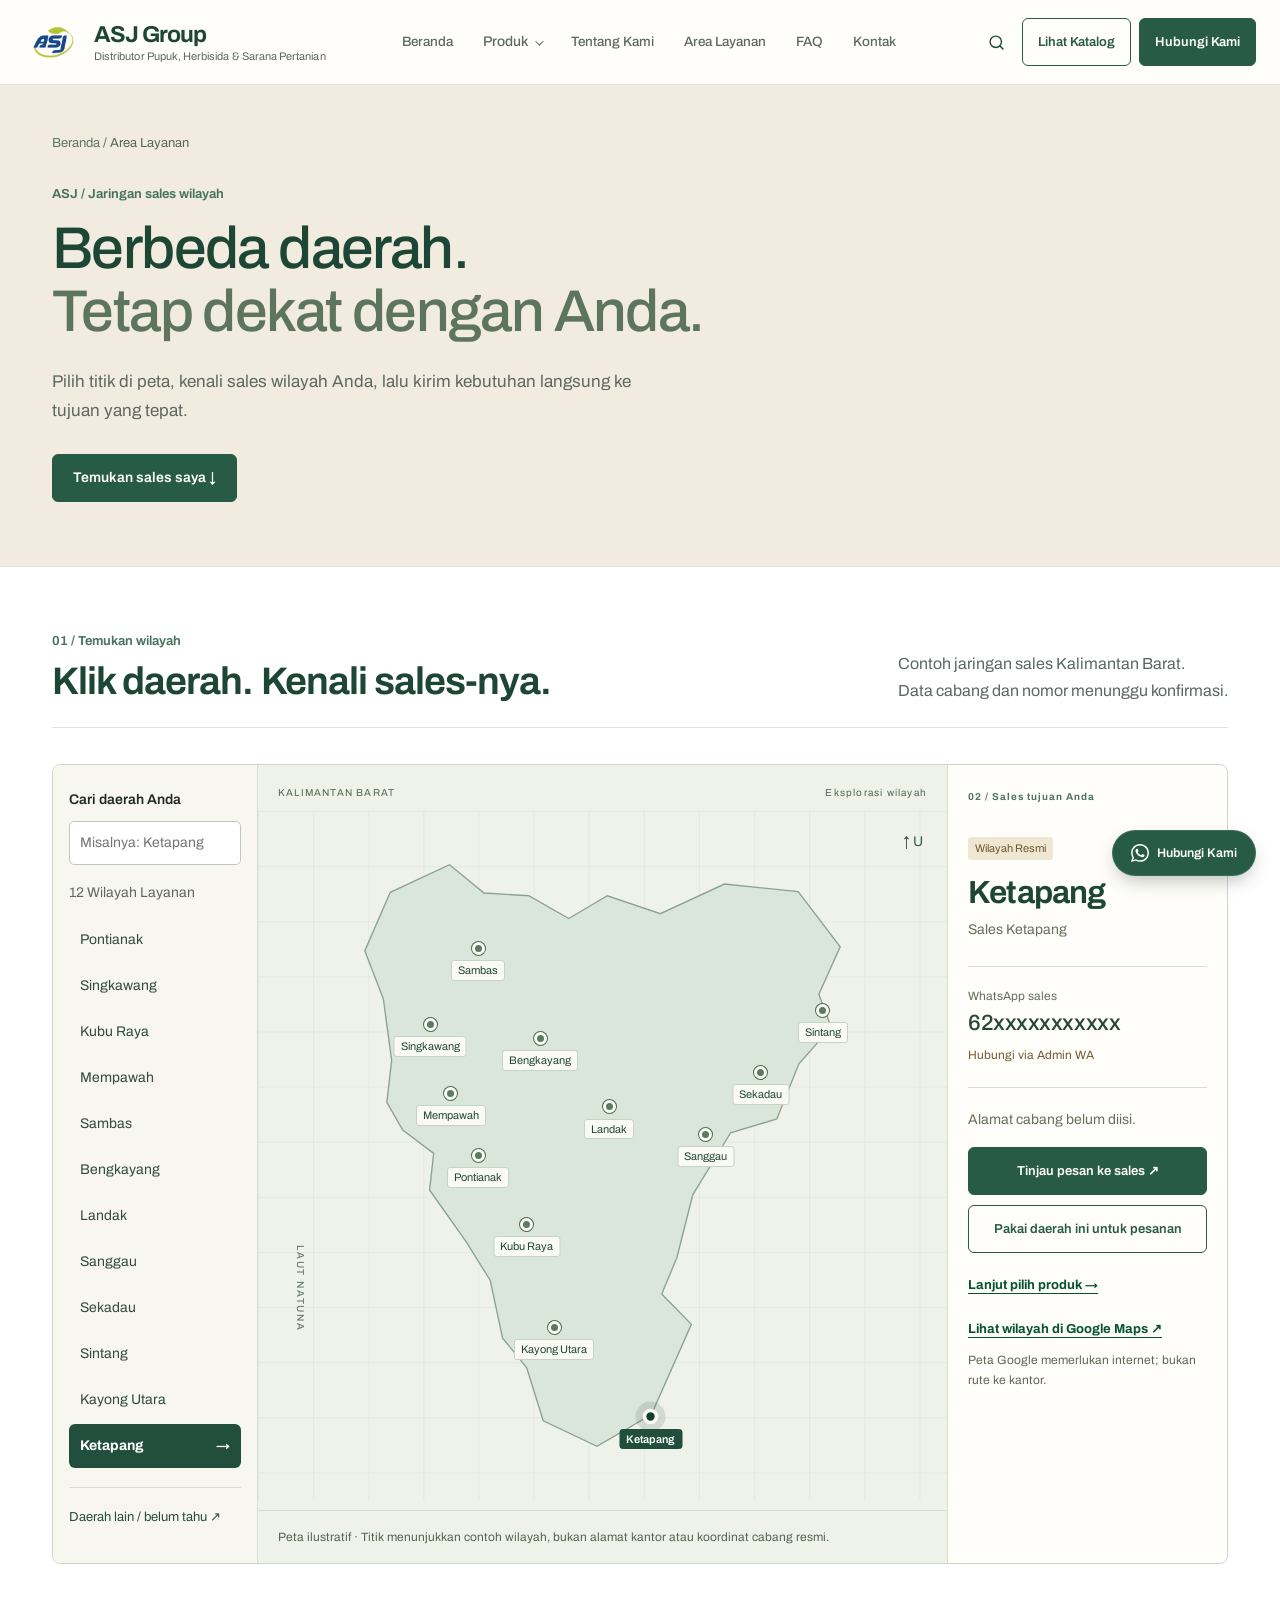
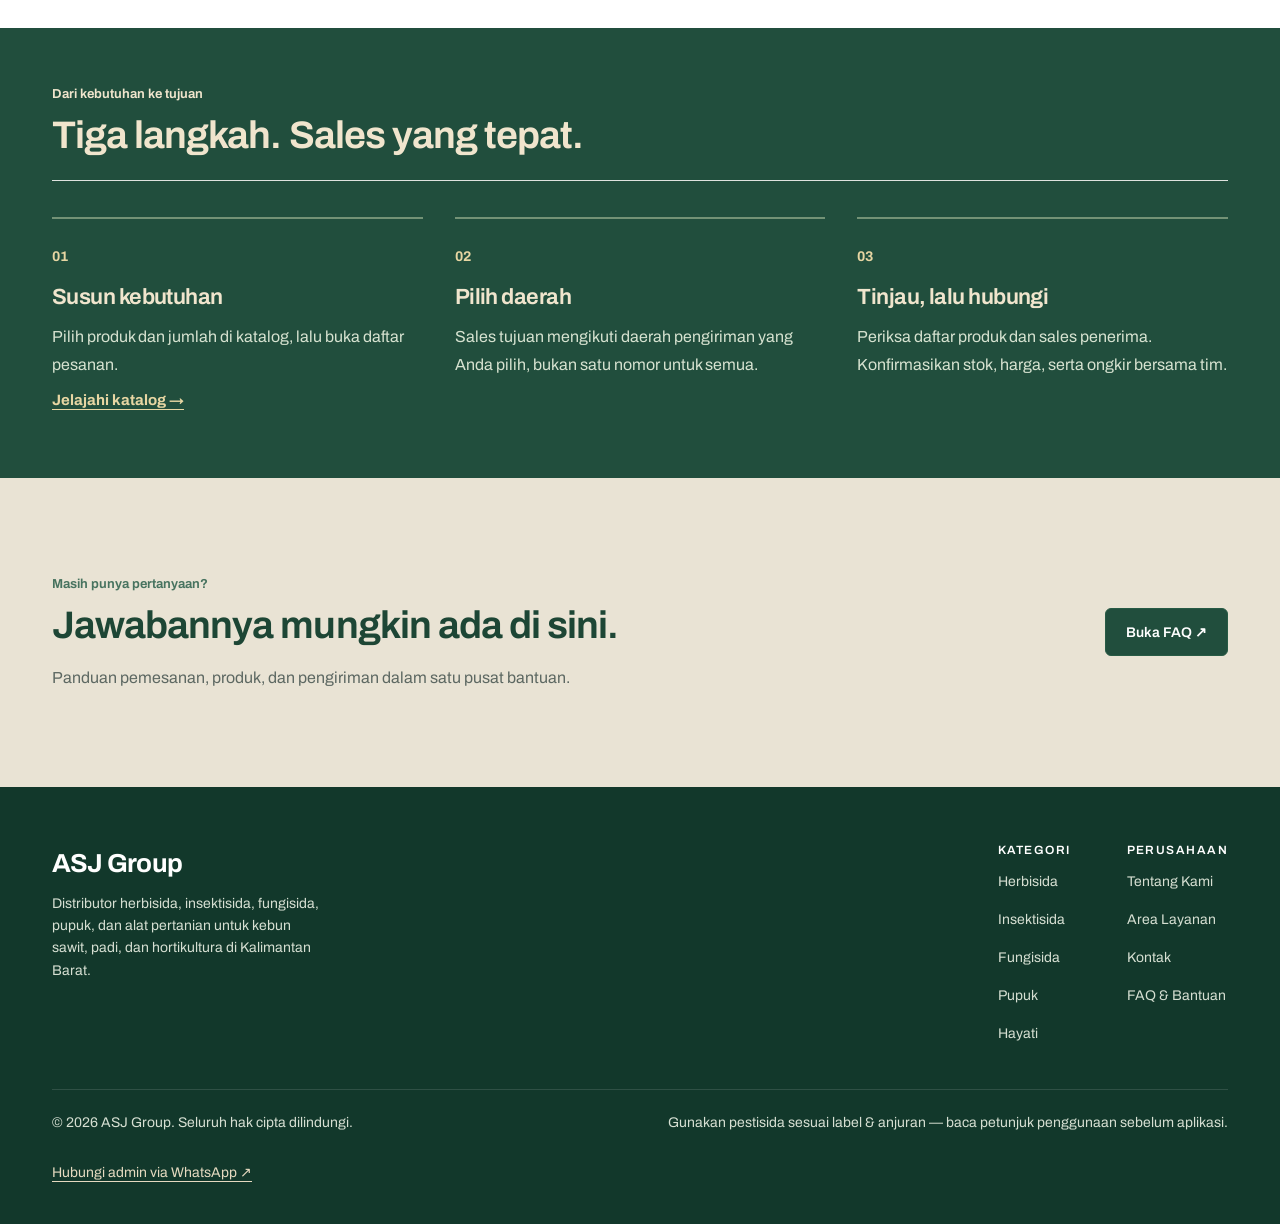
<file: layanan.html>
<!doctype html>

<html lang="id">
  <head>
    <meta charset="utf-8" />
    <!-- Google Analytics (GA4) — ganti G-XXXXXXXXXX dengan Measurement ID asli Anda -->
    <script
      async
      src="https://www.googletagmanager.com/gtag/js?id=G-XXXXXXXXXX"
    ></script>
    <script>
      window.dataLayer = window.dataLayer || [];
      function gtag() {
        dataLayer.push(arguments);
      }
      gtag("js", new Date());
      gtag("config", "G-XXXXXXXXXX");
    </script>
    <meta content="width=device-width, initial-scale=1.0" name="viewport" />
    <title>Area Layanan &amp; Peta — ASJ Group</title>
    <meta
      content="Jelajahi wilayah layanan ASJ Group di Kalimantan Barat. Buka peta interaktif, rute dari lokasi Anda, dan konfirmasikan pengiriman dengan admin."
      name="description"
    />
    <meta content="#2e6b3e" name="theme-color" />
    <link
      href="https://www.agrosentosajaya.co.id/layanan.html"
      rel="canonical"
    />
    <link href="images/favicon.ico" rel="icon" />
    <meta content="website" property="og:type" />
    <meta content="id_ID" property="og:locale" />
    <meta content="Area Layanan & Peta — ASJ Group" property="og:title" />
    <meta
      content="Jelajahi wilayah layanan ASJ Group di Kalimantan Barat lewat peta interaktif dan temukan sales wilayah Anda."
      property="og:description"
    />
    <meta
      content="https://www.agrosentosajaya.co.id/images/Logo_ASJ_Group.png"
      property="og:image"
    />
    <meta
      content="https://www.agrosentosajaya.co.id/layanan.html"
      property="og:url"
    />
    <link rel="preconnect" href="https://fonts.googleapis.com" />
    <link rel="preconnect" href="https://fonts.gstatic.com" crossorigin />
    <link
      href="https://fonts.googleapis.com/css2?family=Archivo:ital,wght@0,400;0,500;0,600;0,700;1,500&family=Fraunces:opsz,wght@9..144,500;9..144,600;9..144,700&display=swap"
      rel="stylesheet"
    />
    <link href="css/style.css" rel="stylesheet" />
    <link href="css/refinements.css" rel="stylesheet" />
    <link href="css/premium.css" rel="stylesheet" />
  </head>
  <body data-page="layanan">
    <a class="skip-link" href="#mainContent">Lewati ke konten</a>
    <header class="site-header">
      <div class="wrap header-row">
        <div class="brand">
          <a
            aria-label="Beranda Agro Sentosa Jaya"
            href="index.html"
            style="display: flex; align-items: center; gap: 12px"
          >
            <img
              alt="Logo Agro Sentosa Jaya"
              class="brand-logo"
              height="80"
              src="images/Logo_ASJ_Group.png"
              width="80"
            />
            <div class="brand-text">
              <strong>ASJ Group</strong>
              <span>Distributor Pupuk, Herbisida &amp; Sarana Pertanian</span>
            </div>
          </a>
        </div>
        <nav aria-label="Navigasi utama" class="main-nav">
          <a href="index.html#beranda">Beranda</a>
          <div class="nav-item-dropdown">
            <a href="produk.html">Produk <span class="nav-caret"></span></a>
            <div class="nav-dropdown">
              <a href="produk.html?kategori=herbisida">Herbisida</a>
              <a href="produk.html?kategori=insektisida">Insektisida</a>
              <a href="produk.html?kategori=fungisida">Fungisida</a>
              <a href="produk.html?kategori=pupuk">Pupuk</a>
              <a href="produk.html?kategori=hayati">Hayati</a>
              <a href="produk.html?kategori=alat">Alat Semprot</a>
              <a href="produk.html?kategori=perlengkapan">Perlengkapan</a>
            </div>
          </div>
          <a href="tentang.html">Tentang Kami</a>
          <a aria-current="page" class="active" href="layanan.html"
            >Area Layanan</a
          >
          <a href="faq.html">FAQ</a>
          <a href="kontak.html">Kontak</a>
        </nav>
        <div class="header-actions">
          <div class="nav-search" id="navSearch">
            <input
              autocomplete="off"
              id="navSearchInput"
              placeholder="Cari produk..."
              type="search"
            />
            <button
              aria-label="Cari produk"
              class="nav-search-btn"
              id="navSearchBtn"
              type="button"
            >
              <!-- Ikon Kaca Pembesar -->
              <svg
                class="icon-search"
                fill="none"
                height="17"
                stroke="currentColor"
                stroke-linecap="round"
                stroke-linejoin="round"
                stroke-width="2"
                viewbox="0 0 24 24"
                width="17"
              >
                <circle cx="11" cy="11" r="8"></circle>
                <line x1="21" x2="16.65" y1="21" y2="16.65"></line>
              </svg>
              <!-- Ikon Silang (X) yang akan muncul tepat di bulatan yang sama -->
              <svg
                class="icon-close"
                fill="none"
                height="17"
                stroke="currentColor"
                stroke-linecap="round"
                stroke-linejoin="round"
                stroke-width="2"
                viewbox="0 0 24 24"
                width="17"
              >
                <line x1="18" x2="6" y1="6" y2="18"></line>
                <line x1="6" x2="18" y1="6" y2="18"></line>
              </svg>
            </button>
          </div>
          <a class="btn btn-outline" href="produk.html">Lihat Katalog</a>
          <a class="btn btn-solid" href="kontak.html">Hubungi Kami</a>
          <button aria-label="Buka menu" class="menu-toggle" id="menuToggle">
            <span class="menu-icon"
              ><span></span><span></span><span></span
            ></span>
          </button>
        </div>
      </div>
    </header>
    <div
      aria-label="Menu navigasi seluler"
      class="mobile-drawer"
      id="mobileDrawer"
    >
      <div class="drawer-top">
        <strong style="font-size: 19px; font-weight: 700">ASJ Group</strong>
        <button aria-label="Tutup menu" class="drawer-close" id="drawerClose">
          ×
        </button>
      </div>
      <nav aria-label="Navigasi seluler">
        <a href="index.html#beranda">Beranda</a>
        <a href="produk.html">Produk</a>
        <a href="tentang.html">Tentang Kami</a>
        <a aria-current="page" class="active" href="layanan.html"
          >Area Layanan</a
        >
        <a href="faq.html">FAQ</a>
        <a class="" href="kontak.html">Kontak</a>
      </nav>
    </div>
    <main id="mainContent">
      <section class="service-hero">
        <div class="wrap">
          <nav aria-label="Breadcrumb" class="breadcrumb">
            <a href="index.html">Beranda</a> / Area Layanan
          </nav>
          <span class="section-kicker">ASJ / Jaringan sales wilayah</span>
          <h1>Berbeda daerah.<br /><span>Tetap dekat dengan Anda.</span></h1>
          <p>
            Pilih titik di peta, kenali sales wilayah Anda, lalu kirim kebutuhan
            langsung ke tujuan yang tepat.
          </p>
          <a class="btn btn-solid" href="#peta-layanan">Temukan sales saya ↓</a>
        </div>
      </section>
      <section class="branch-section" id="peta-layanan">
        <div class="wrap">
          <div class="section-head">
            <div>
              <span class="section-kicker">01 / Temukan wilayah</span>
              <h2>Klik daerah. Kenali sales-nya.</h2>
            </div>
            <p>
              Contoh jaringan sales Kalimantan Barat.<br />Data cabang dan nomor
              menunggu konfirmasi.
            </p>
          </div>
          <div class="branch-explorer">
            <aside class="branch-sidebar">
              <label for="regionSearch">Cari daerah Anda</label
              ><input
                autocomplete="off"
                id="regionSearch"
                placeholder="Misalnya: Ketapang"
                type="search"
              />
              <p class="location-count" id="regionCount" role="status">
                test123
              </p>
              <div class="location-list" id="locationList"></div>
              <p hidden="" id="regionEmpty">
                Tidak ditemukan. Coba daerah lain.
              </p>
              <button class="other-region" id="otherRegion">
                Daerah lain / belum tahu ↗
              </button>
            </aside>
            <div class="branch-canvas">
              <div class="map-topline">
                <span>KALIMANTAN BARAT</span><span>Eksplorasi wilayah</span>
              </div>
              <div class="map-stage" id="branchMap">
                <svg
                  aria-hidden="true"
                  preserveaspectratio="none"
                  viewbox="0 0 1000 1000"
                >
                  <defs>
                    <pattern
                      height="80"
                      id="mapGrid"
                      patternunits="userSpaceOnUse"
                      width="80"
                    >
                      <path
                        d="M 80 0 L 0 0 0 80"
                        fill="none"
                        stroke="#cdd9d3"
                        stroke-width="1"
                      ></path>
                    </pattern>
                  </defs>
                  <rect fill="url(#mapGrid)" height="1000" width="1000"></rect>
                  <path
                    d="M182 273 L155 203 192 118 278 78 328 119 393 123 451 156 507 123 584 149 677 106 784 117 845 197 814 266 832 314 785 367 753 447 686 467 631 557 608 648 586 701 629 745 571 876 492 922 414 885 390 808 355 765 337 681 302 625 249 550 255 497 210 463 187 423 194 362Z"
                    fill="#dbe6da"
                    stroke="#8da38e"
                    stroke-width="2"
                  ></path></svg
                ><span class="map-sea">LAUT NATUNA</span
                ><span class="map-north">↑ U</span>
                <div id="mapPins"></div>
              </div>
              <p class="map-caption">
                Peta ilustratif · Titik menunjukkan contoh wilayah, bukan alamat
                kantor atau koordinat cabang resmi.
              </p>
            </div>
            <aside aria-live="polite" class="sales-card">
              <span class="section-kicker">02 / Sales tujuan Anda</span
              ><span class="demo-badge" id="salesBadge">Data contoh</span>
              <h3 id="selectedRegion">Ketapang</h3>
              <p id="salesName">Sales Ketapang</p>
              <div class="sales-number">
                <span>WhatsApp sales</span
                ><strong id="salesPhone">62xxxxxxxxxxx</strong
                ><small id="salesStatus">Placeholder · belum aktif</small>
              </div>
              <p id="salesAddress">Alamat cabang belum diisi.</p>
              <button class="btn btn-solid" id="regionContact">
                Tinjau pesan ke sales ↗</button
              ><button class="btn btn-outline" id="selectForOrder">
                Pakai daerah ini untuk pesanan
              </button>
              <p class="region-saved" id="regionSaved" role="status"></p>
              <a class="text-link" href="produk.html">Lanjut pilih produk →</a
              ><a
                class="text-link"
                href="https://www.google.com/maps/search/?api=1&amp;query=Ketapang%2C+Kalimantan+Barat%2C+Indonesia"
                id="openMaps"
                rel="noopener noreferrer"
                target="_blank"
                >Lihat wilayah di Google Maps ↗</a
              ><small
                >Peta Google memerlukan internet; bukan rute ke kantor.</small
              >
            </aside>
          </div>
        </div>
      </section>
      <section class="service-process">
        <div class="wrap">
          <div class="section-head">
            <div>
              <span class="section-kicker">Dari kebutuhan ke tujuan</span>
              <h2>Tiga langkah. Sales yang tepat.</h2>
            </div>
          </div>
          <div class="service-steps">
            <article>
              <span>01</span>
              <h3>Susun kebutuhan</h3>
              <p>
                Pilih produk dan jumlah di katalog, lalu buka daftar pesanan.
              </p>
              <a class="text-link" href="produk.html">Jelajahi katalog →</a>
            </article>
            <article>
              <span>02</span>
              <h3>Pilih daerah</h3>
              <p>
                Sales tujuan mengikuti daerah pengiriman yang Anda pilih, bukan
                satu nomor untuk semua.
              </p>
            </article>
            <article>
              <span>03</span>
              <h3>Tinjau, lalu hubungi</h3>
              <p>
                Periksa daftar produk dan sales penerima. Konfirmasikan stok,
                harga, serta ongkir bersama tim.
              </p>
            </article>
          </div>
        </div>
      </section>
      <section class="help-bottom">
        <div class="wrap teaser-row">
          <div style="margin-top: 40px; margin-bottom: 40px">
            <span class="section-kicker">Masih punya pertanyaan?</span>
            <h2>Jawabannya mungkin ada di sini.</h2>
            <p>
              Panduan pemesanan, produk, dan pengiriman dalam satu pusat
              bantuan.
            </p>
          </div>
          <a class="btn btn-solid" href="faq.html">Buka FAQ ↗</a>
        </div>
      </section>
    </main>
    <footer>
      <div class="wrap">
        <div class="footer-row">
          <div class="footer-brand">
            <strong>ASJ Group</strong>
            <p>
              Distributor herbisida, insektisida, fungisida, pupuk, dan alat
              pertanian untuk kebun sawit, padi, dan hortikultura di Kalimantan
              Barat.
            </p>
          </div>
          <div class="footer-cols">
            <div>
              <h4>Kategori</h4>
              <a href="produk.html?kategori=herbisida">Herbisida</a>
              <a href="produk.html?kategori=insektisida">Insektisida</a>
              <a href="produk.html?kategori=fungisida">Fungisida</a>
              <a href="produk.html?kategori=pupuk">Pupuk</a>
              <a href="produk.html?kategori=hayati">Hayati</a>
            </div>
            <div>
              <h4>Perusahaan</h4>
              <a href="tentang.html">Tentang Kami</a>
              <a href="layanan.html">Area Layanan</a>
              <a href="kontak.html">Kontak</a>
              <a href="faq.html">FAQ &amp; Bantuan</a>
            </div>
          </div>
        </div>
        <div class="footer-bottom">
          <span>© 2026 ASJ Group. Seluruh hak cipta dilindungi.</span>
          <span
            >Gunakan pestisida sesuai label &amp; anjuran — baca petunjuk
            penggunaan sebelum aplikasi.</span
          >
        </div>
        <a class="footer-whatsapp" href="kontak.html"
          >Hubungi admin via WhatsApp ↗</a
        >
      </div>
    </footer>
    <a href="kontak.html" class="wa-float" aria-label="Hubungi via Kontak">
      <!-- Ikon Logo WhatsApp SVG -->
      <svg
        class="wa-icon"
        height="18"
        viewBox="0 0 24 24"
        width="18"
        fill="currentColor"
      >
        <path
          d="M.057 24l1.687-6.163c-1.041-1.804-1.588-3.849-1.587-5.946.003-6.556 5.338-11.891 11.893-11.891 3.181.001 6.167 1.24 8.413 3.488 2.245 2.248 3.481 5.236 3.48 8.414-.003 6.557-5.338 11.892-11.893 11.892-1.99-.001-3.951-.5-5.688-1.448l-6.305 1.654zm6.597-3.807c1.676.995 3.276 1.591 5.392 1.592 5.448 0 9.886-4.434 9.889-9.885.002-5.462-4.415-9.89-9.881-9.892-5.452 0-9.887 4.434-9.889 9.884-.001 2.225.651 3.891 1.746 5.634l-.999 3.648 3.742-.981zm11.387-5.464c-.074-.124-.272-.198-.57-.347-.297-.149-1.758-.868-2.031-.967-.272-.099-.47-.149-.669.149-.198.297-.768.967-.941 1.165-.173.198-.347.223-.644.074-.297-.149-1.255-.462-2.39-1.475-.883-.788-1.48-1.761-1.653-2.059-.173-.297-.018-.458.13-.606.134-.133.297-.347.446-.521.151-.172.2-.296.3-.495.099-.198.05-.372-.025-.521-.075-.124-.669-1.612-.916-2.206-.242-.579-.487-.501-.669-.51l-.57-.01c-.198 0-.52.074-.792.372s-1.04 1.016-1.04 2.479 1.065 2.876 1.213 3.074c.149.198 2.095 3.2 5.076 4.487.709.306 1.263.489 1.694.626.712.226 1.36.194 1.872.118.571-.085 1.758-.719 2.006-1.413.248-.695.248-1.29.173-1.414z"
        />
      </svg>
      <span class="wa-label">Hubungi Kami</span>
    </a>
    <button
      aria-label="Kembali ke atas"
      class="back-to-top"
      id="backToTop"
      type="button"
    >
      ↑
    </button>
    <div class="cart-bar" hidden="" id="cartBar">
      <button class="cart-bar-btn" id="cartOpenBtn" type="button">
        <span class="cart-badge" id="cartBadge">0</span>
        <span>Lihat Pesanan</span>
      </button>
    </div>
    <div class="cart-overlay" id="cartOverlay"></div>
    <div class="cart-panel" id="cartPanel">
      <div class="cart-panel-head">
        <strong>Daftar Pesanan</strong>
        <button
          aria-label="Tutup keranjang"
          class="drawer-close"
          id="cartCloseBtn"
          type="button"
        >
          ×
        </button>
      </div>
      <div class="cart-items" id="cartItems"></div>
      <p class="cart-empty" id="cartEmpty">
        Belum ada produk dipilih. Jelajahi katalog dan tambahkan produk yang
        Anda butuhkan.
      </p>
      <div class="cart-region" id="cartRegion">
        <label for="cartRegionSelect">Wilayah pengiriman Anda</label>
        <select id="cartRegionSelect">
          <option value="">Pilih wilayah...</option>
        </select>
        <p class="cart-region-hint is-warning" id="cartRegionHint">
          Pilih wilayah pengiriman. Pesanan diteruskan ke admin pusat.
        </p>
      </div>
      <div class="cart-panel-foot">
        <button class="btn btn-outline" id="cartClearBtn" type="button">
          Kosongkan
        </button>
        <a
          class="btn btn-solid"
          href="#"
          id="cartSendBtn"
          rel="noopener noreferrer"
          target="_blank"
          >Kirim via WhatsApp</a
        >
      </div>
    </div>
    <script src="js/locations.js"></script>
    <script src="js/sales.js"></script>
    <script src="js/main.js"></script>
    <script defer src="js/refinements.js"></script>
    <script defer src="js/layanan.js"></script>
  </body>
</html>
</file>
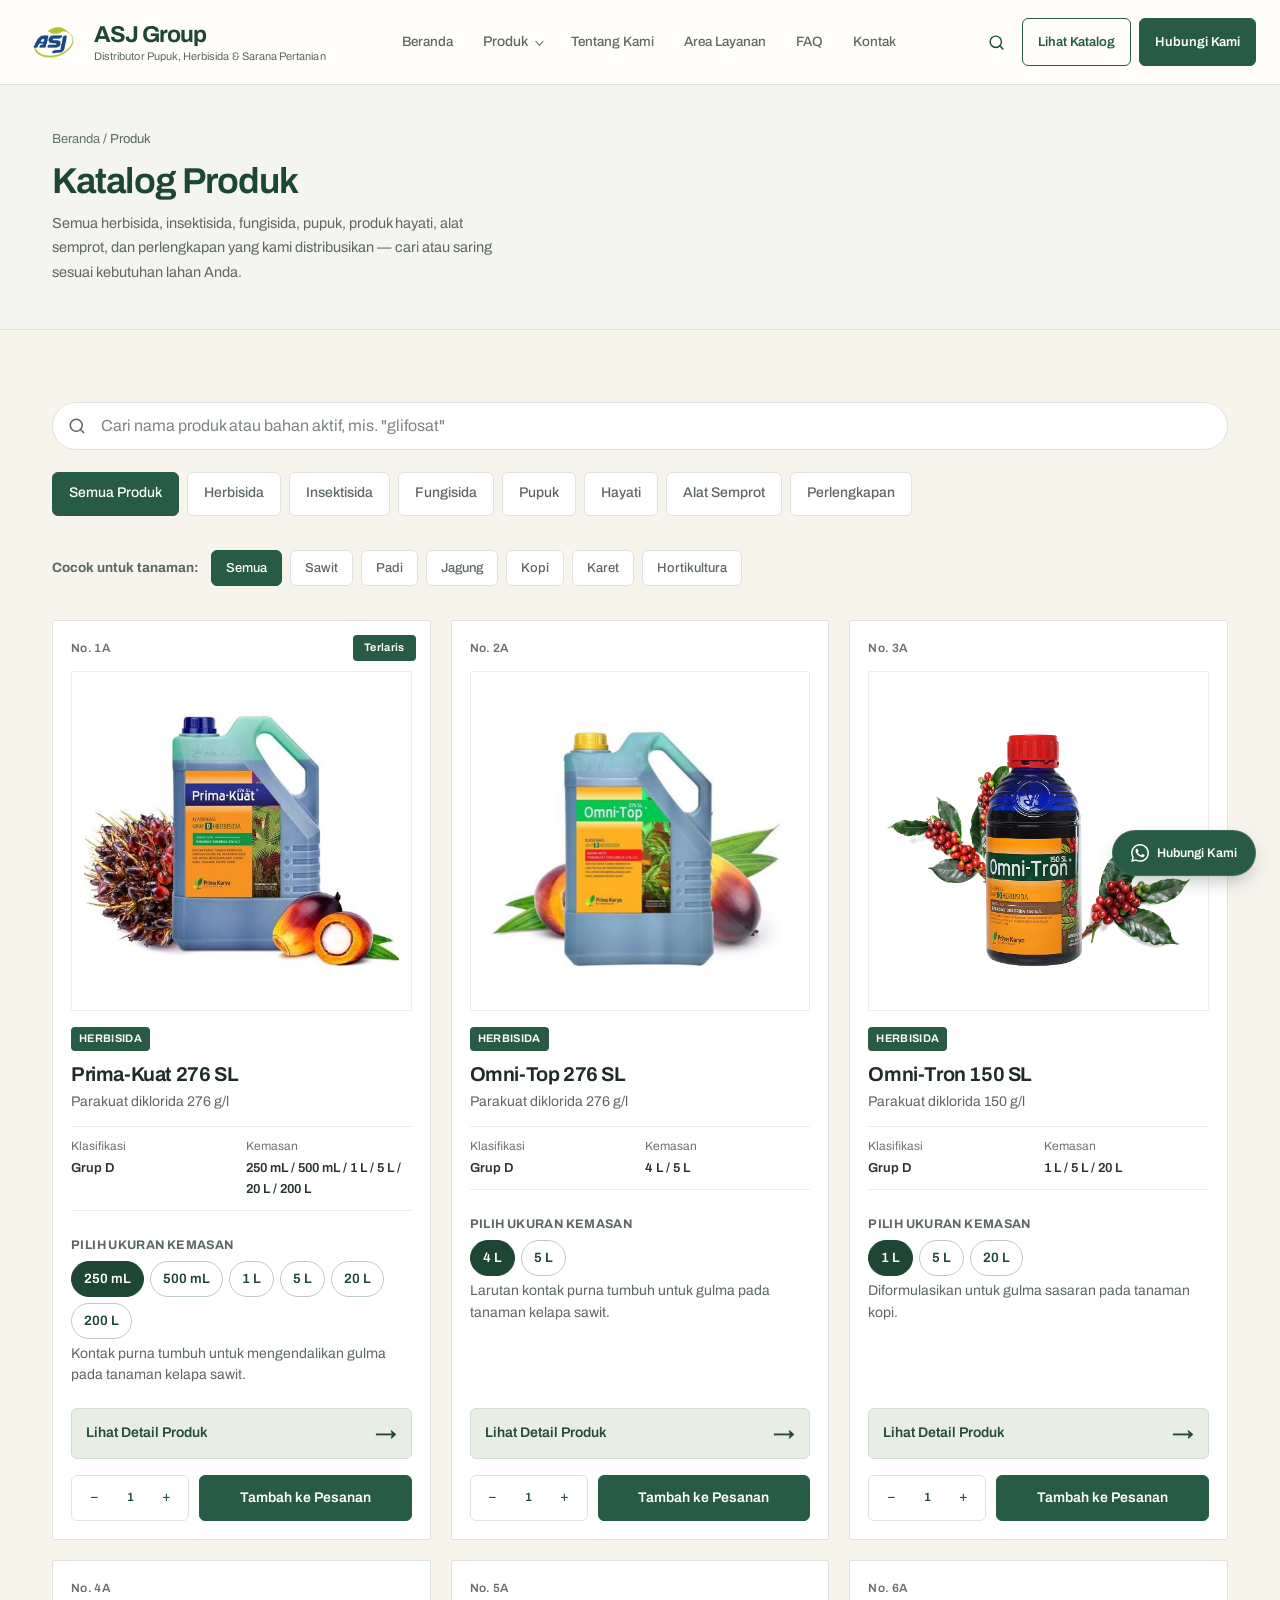
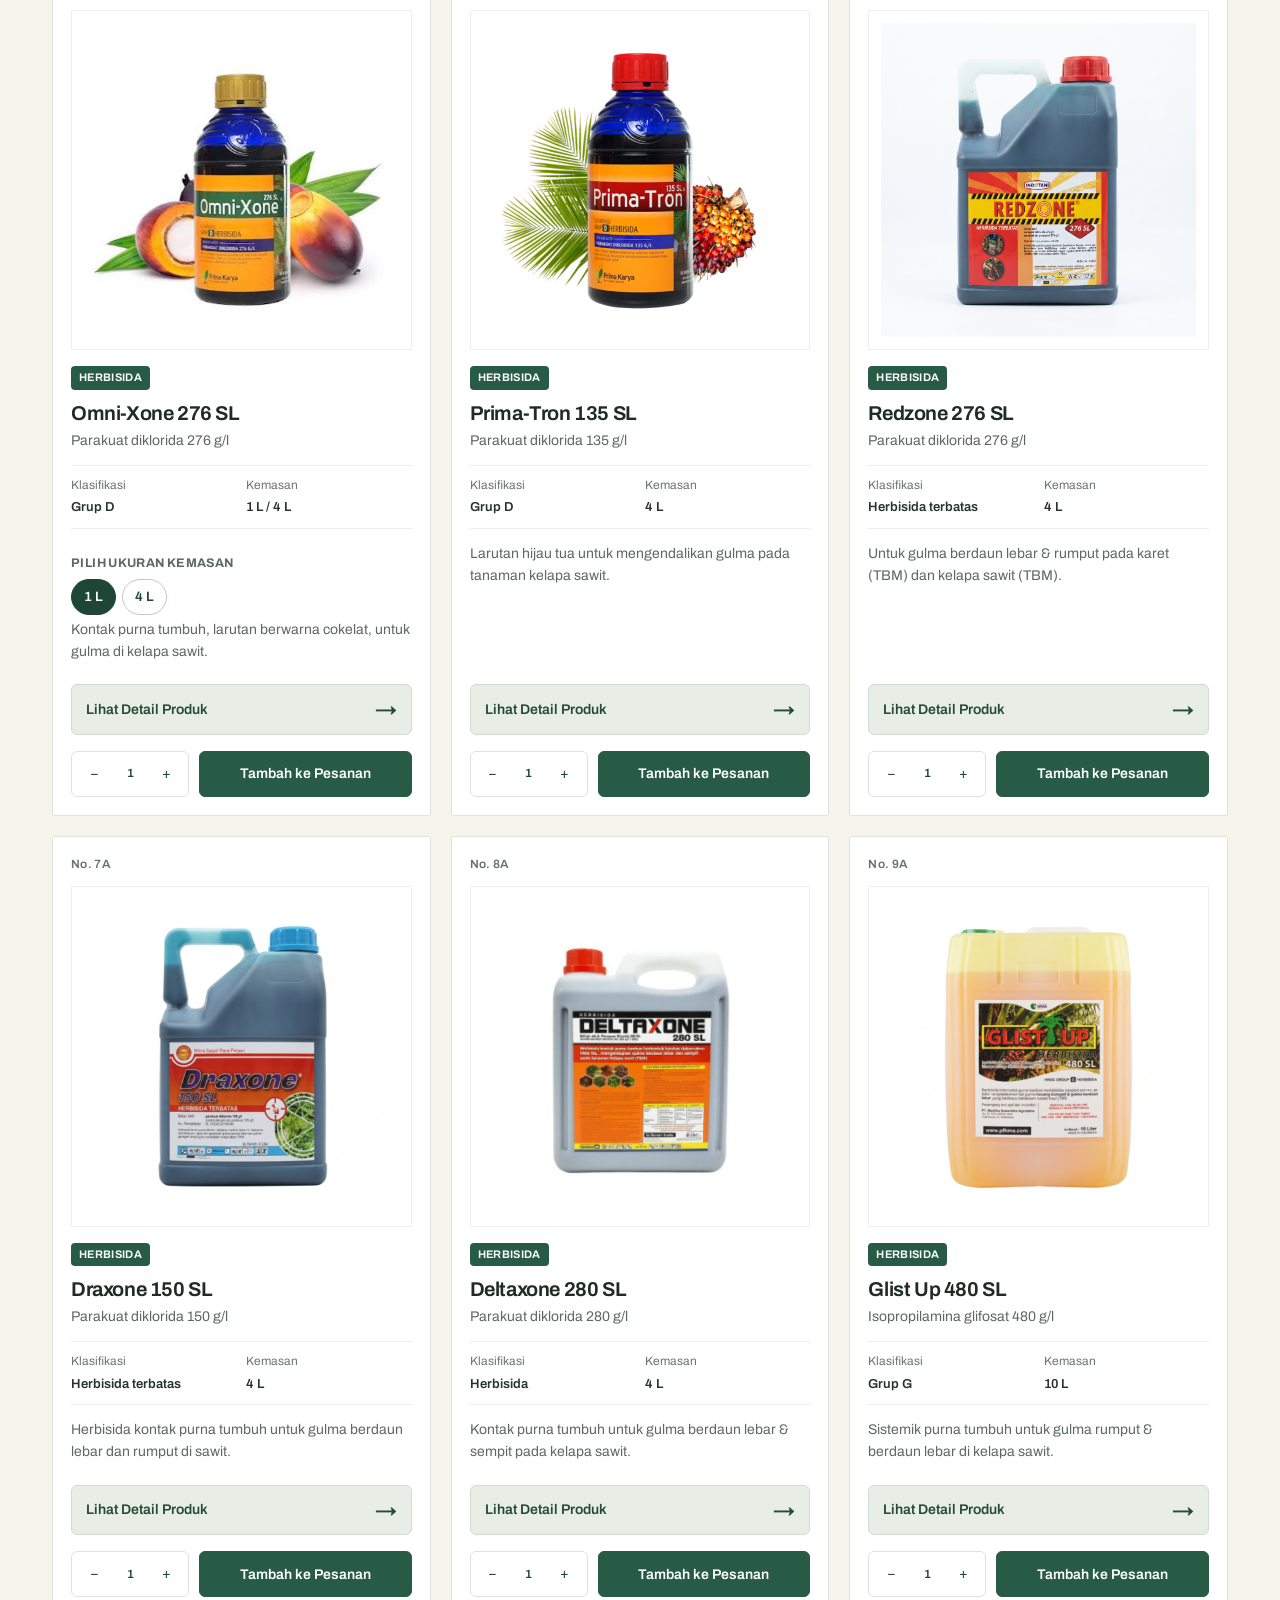
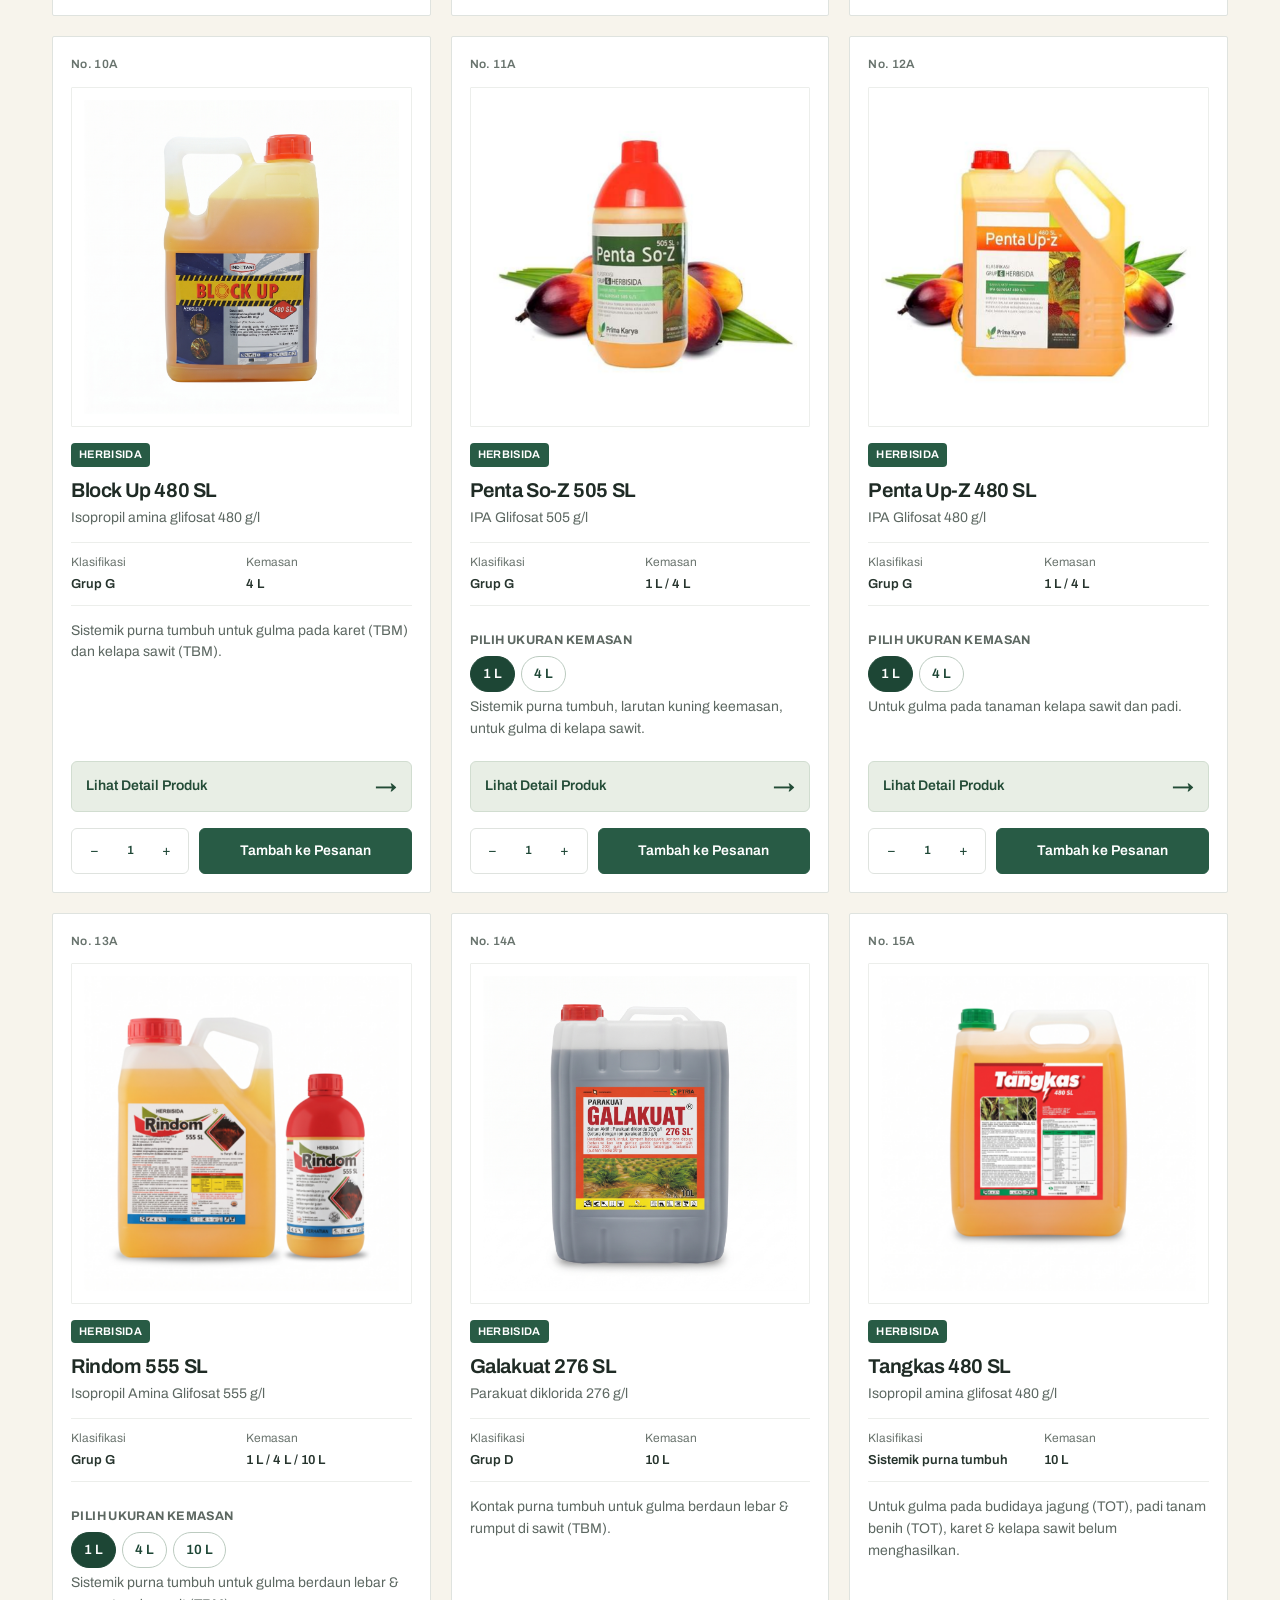
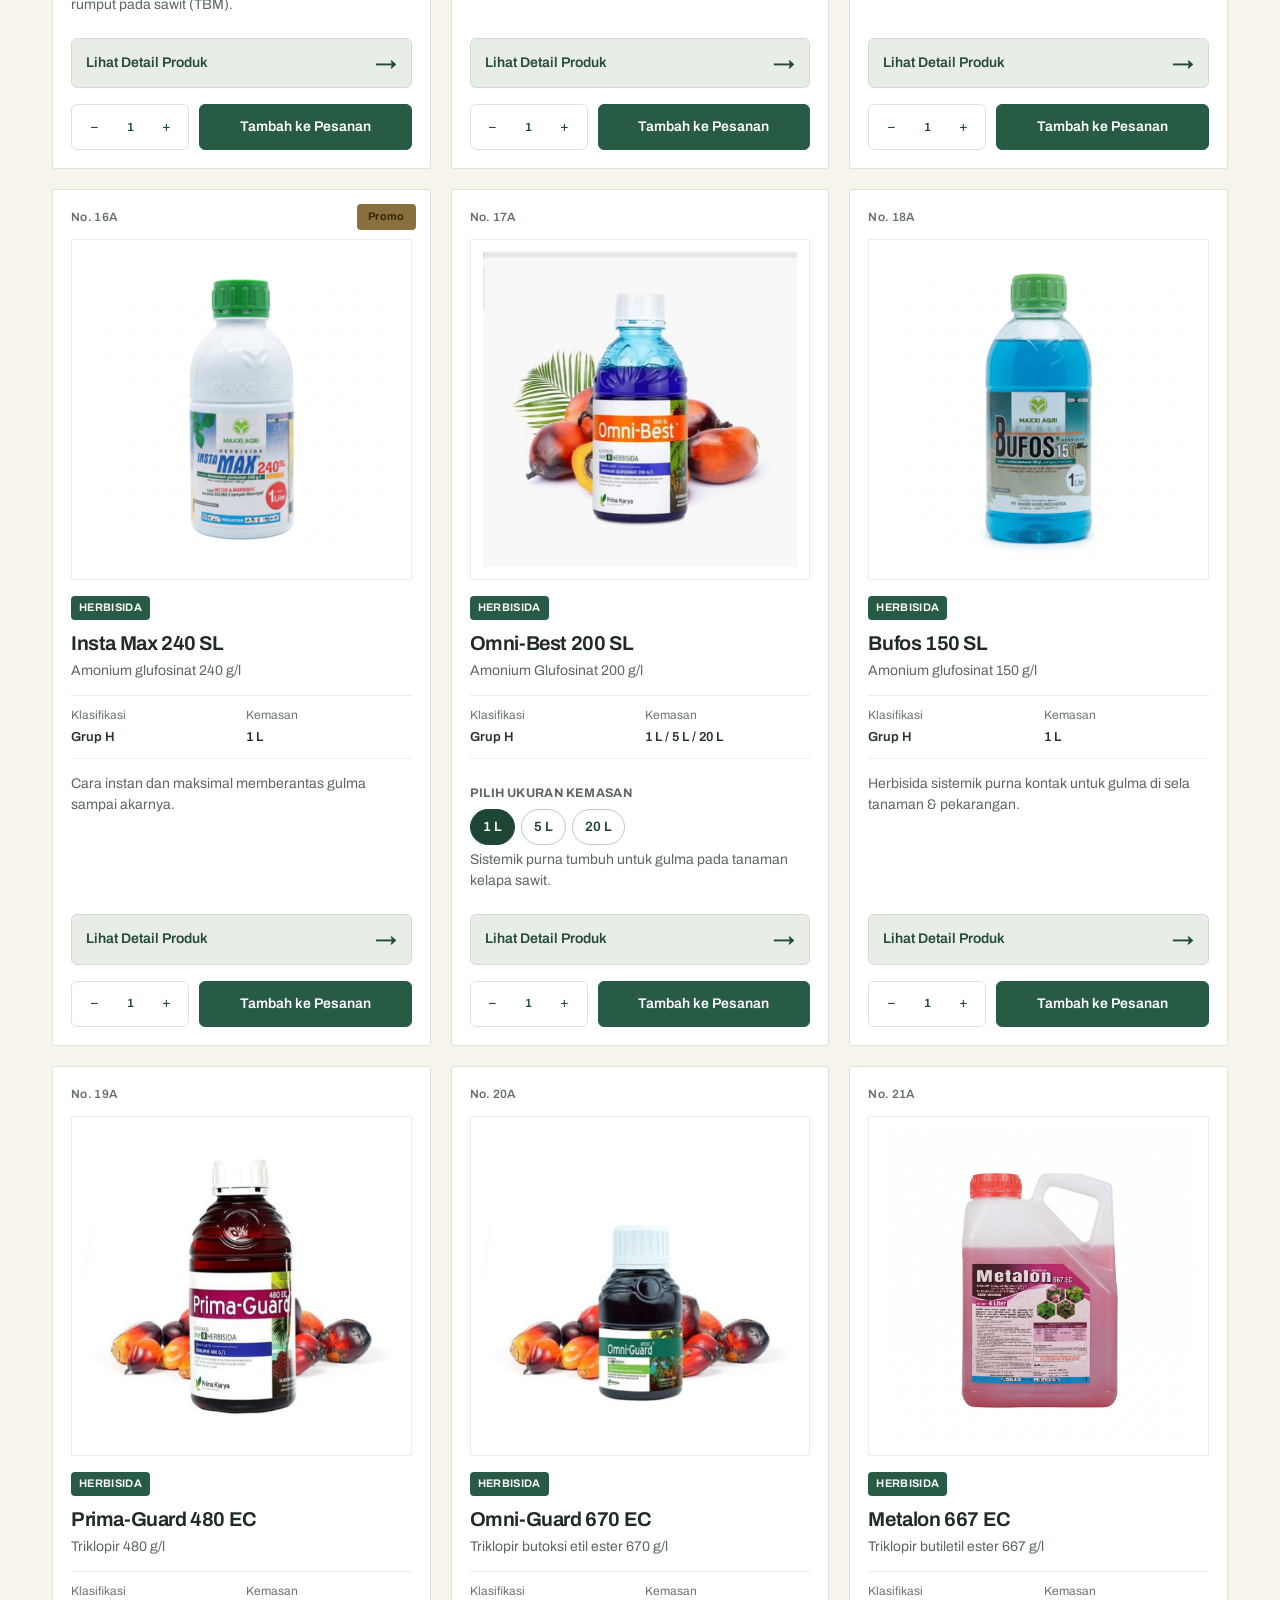
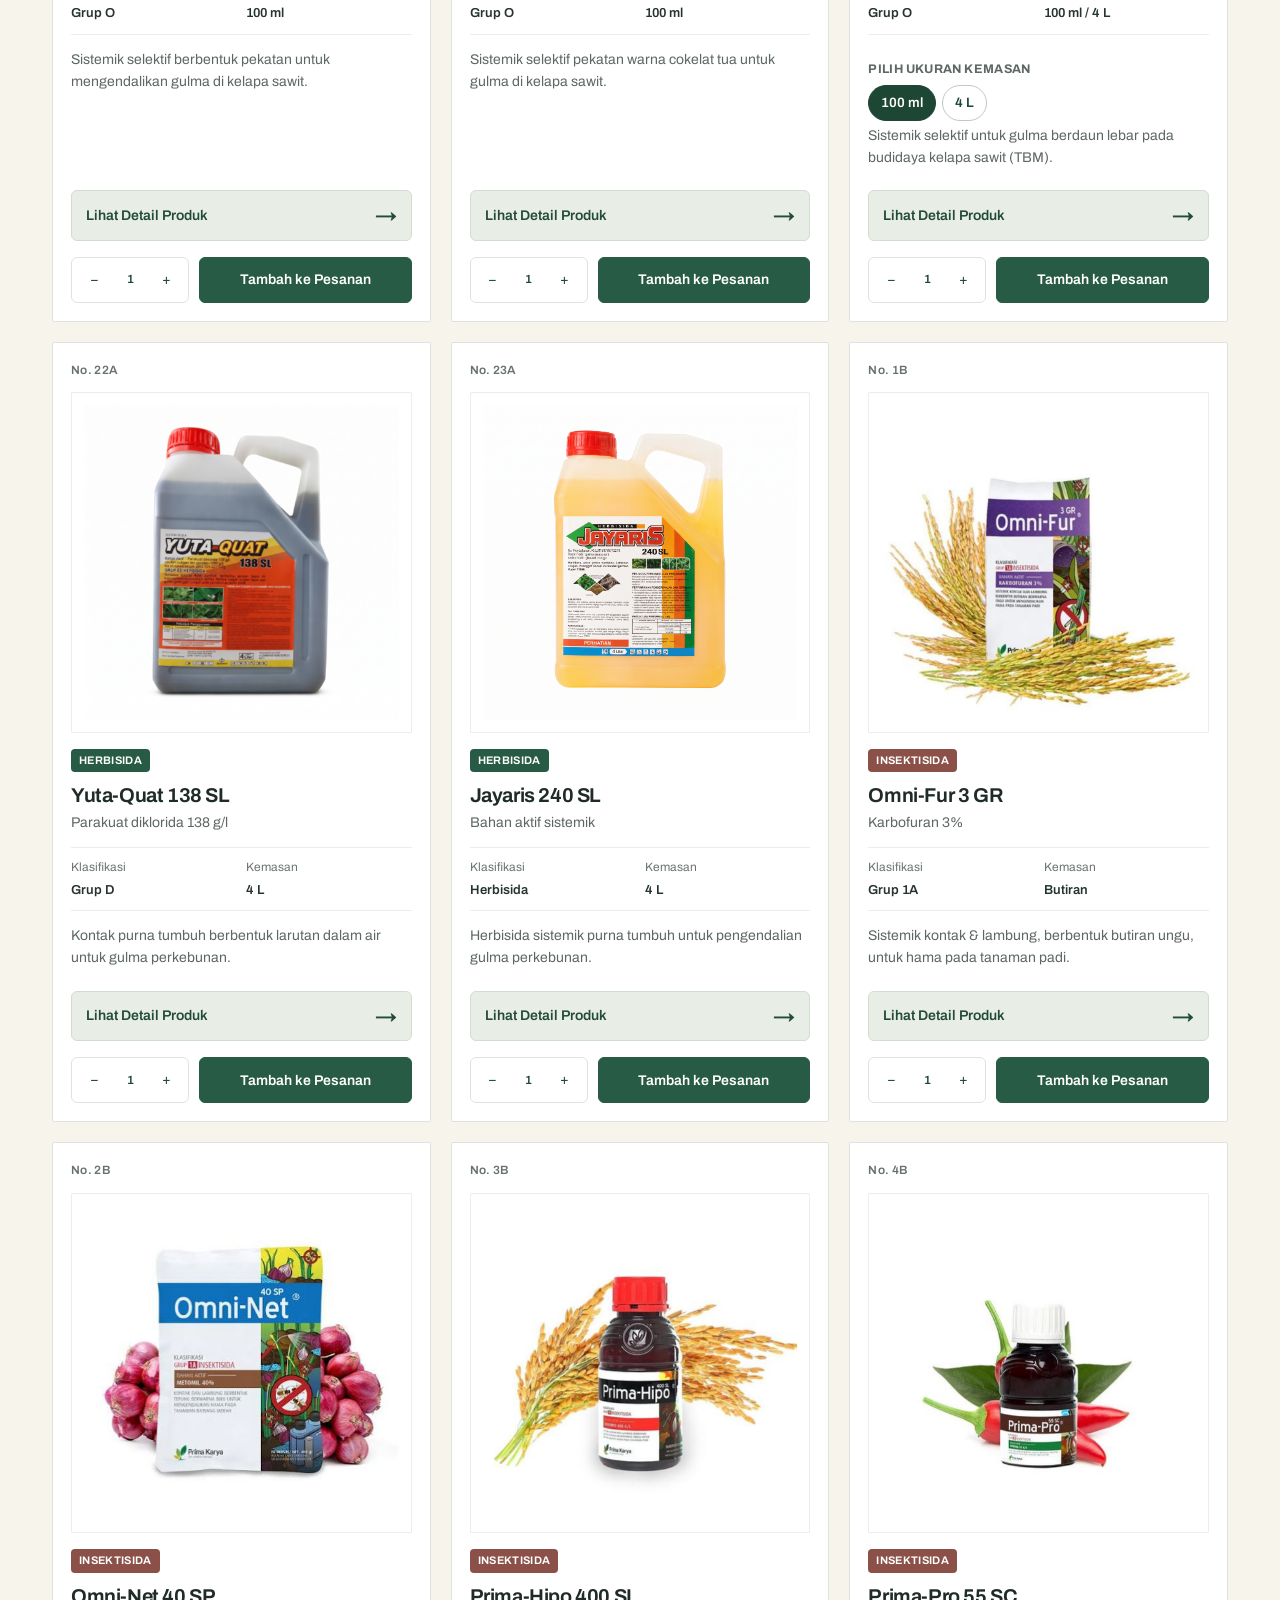
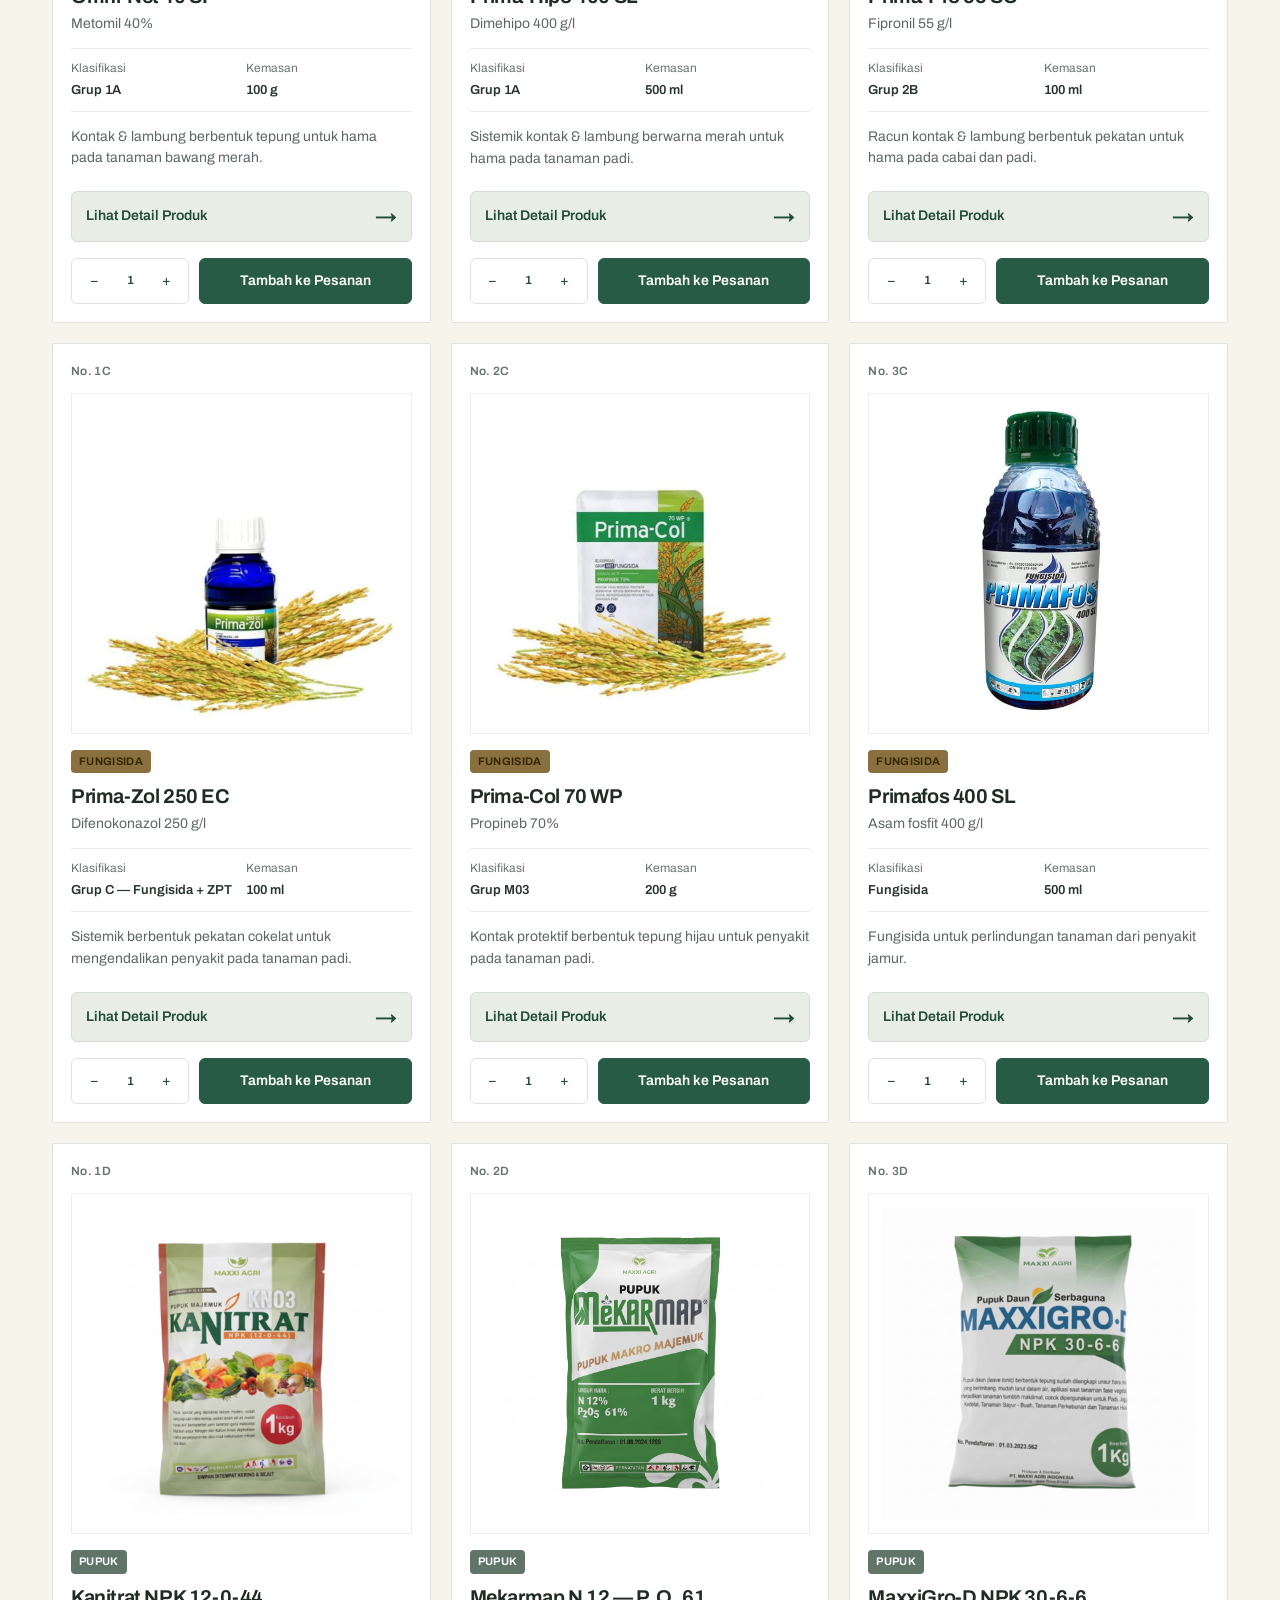
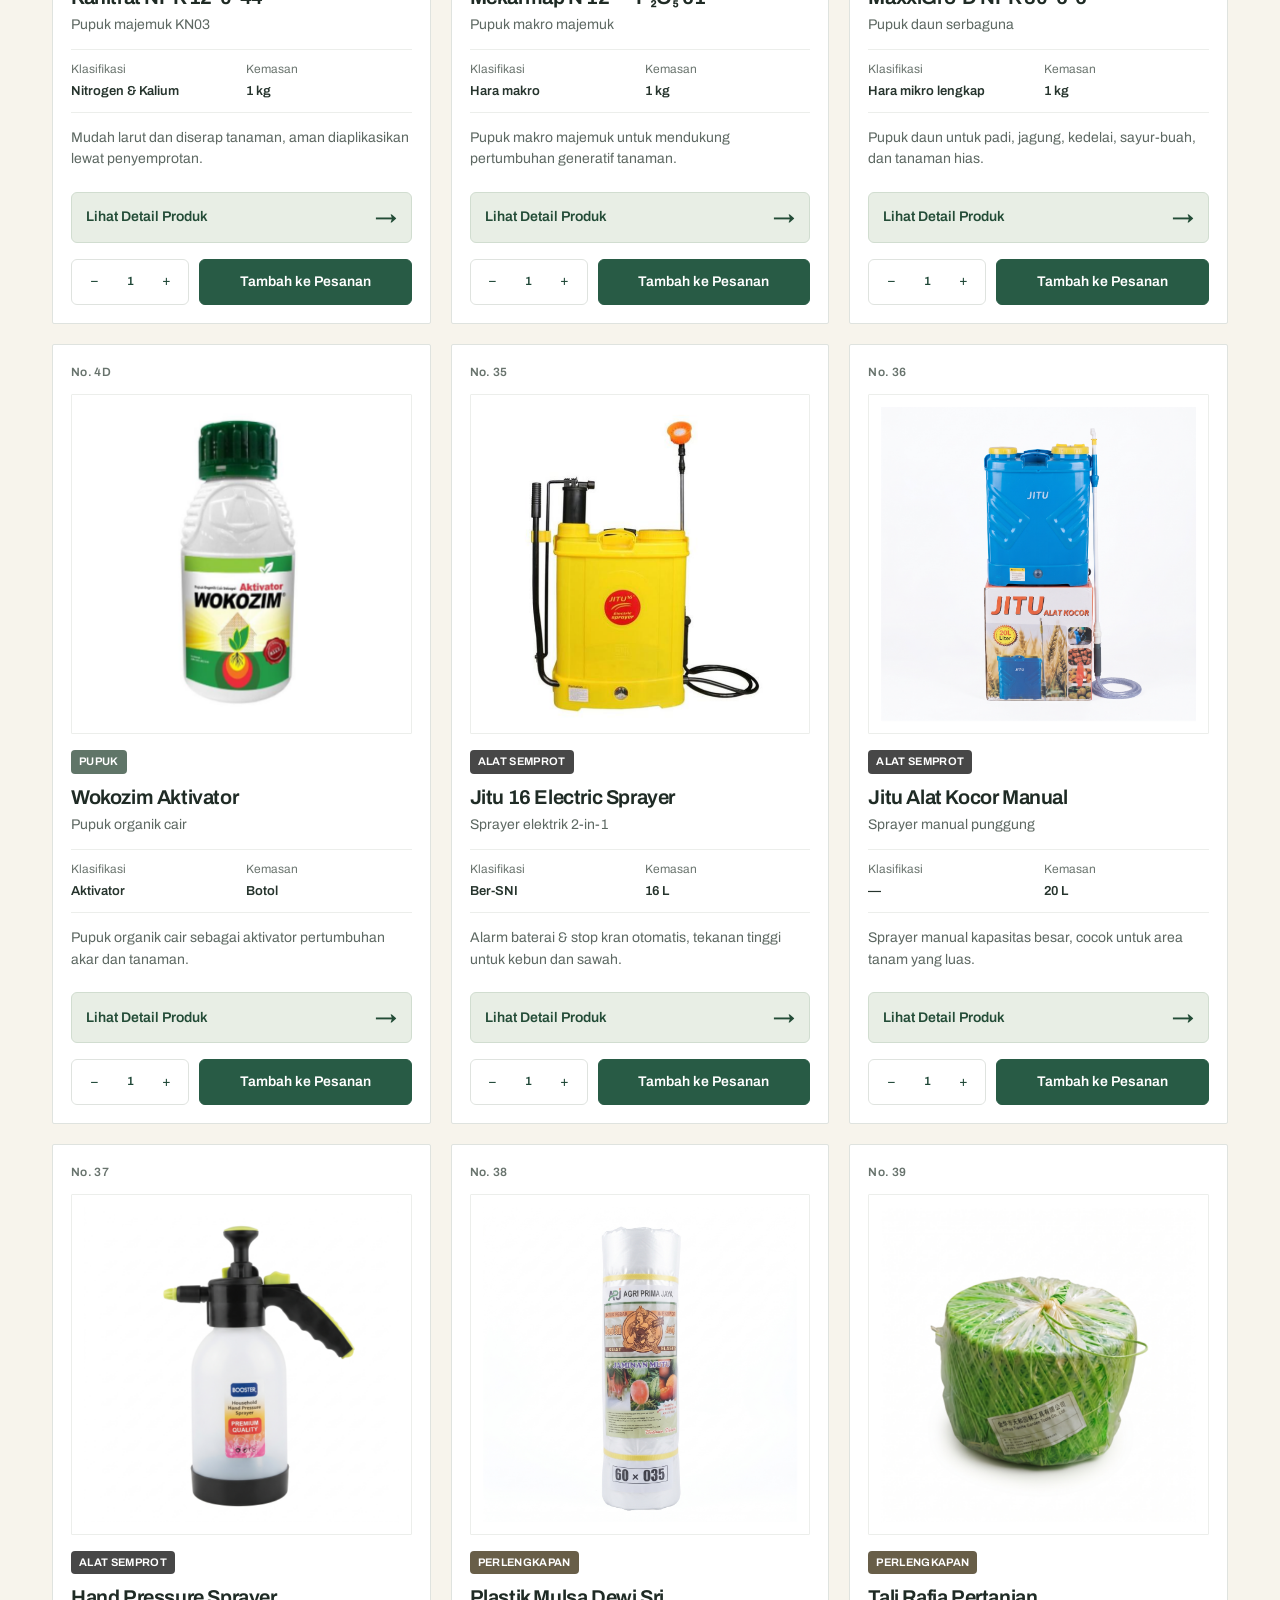
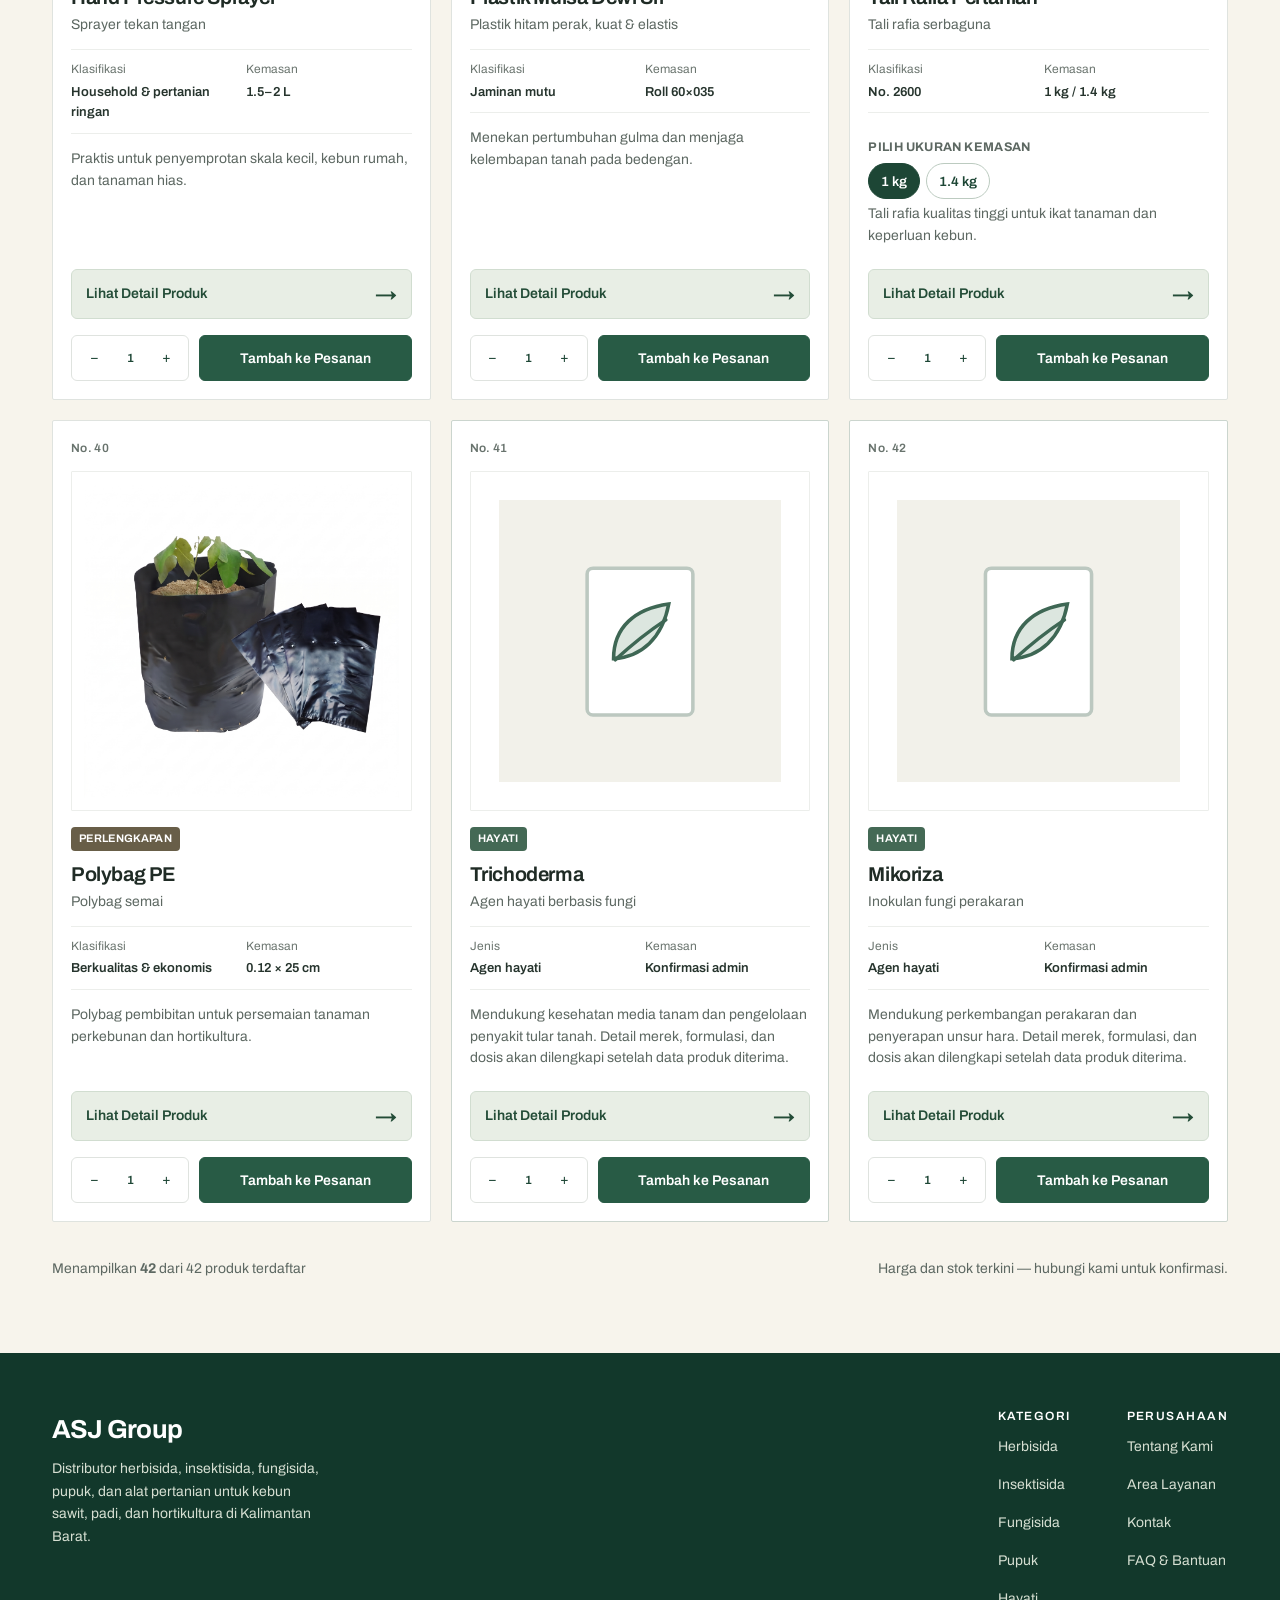
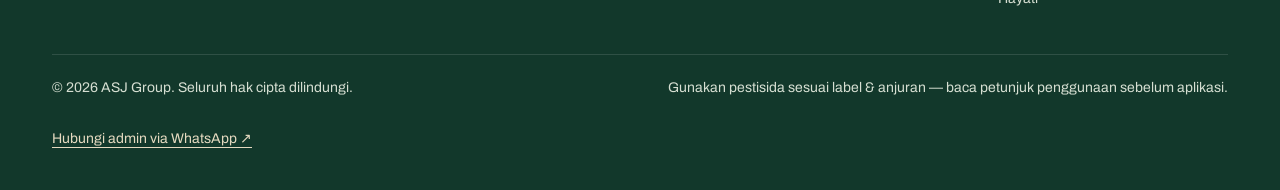
<file: produk.html>
<!doctype html>

<html lang="id">
  <head>
    <meta charset="utf-8" />
    <!-- Google Analytics (GA4) — ganti G-XXXXXXXXXX dengan Measurement ID asli Anda -->
    <script
      async
      src="https://www.googletagmanager.com/gtag/js?id=G-XXXXXXXXXX"
    ></script>
    <script>
      window.dataLayer = window.dataLayer || [];
      function gtag() {
        dataLayer.push(arguments);
      }
      gtag("js", new Date());
      gtag("config", "G-XXXXXXXXXX");
    </script>
    <meta content="width=device-width, initial-scale=1.0" name="viewport" />
    <title>Katalog Produk — ASJ Group</title>
    <meta
      content="Katalog lengkap herbisida, insektisida, fungisida, pupuk, dan alat semprot dari ASJ Group. Bisa difilter dan dicari."
      name="description"
    />
    <meta content="#2e6b3e" name="theme-color" />
    <link
      href="https://www.agrosentosajaya.co.id/produk.html"
      rel="canonical"
    />
    <link href="images/favicon.ico" rel="icon" />
    <meta content="website" property="og:type" />
    <meta content="id_ID" property="og:locale" />
    <meta content="Katalog Produk — ASJ Group" property="og:title" />
    <meta
      content="Katalog lengkap herbisida, insektisida, fungisida, pupuk, dan alat semprot pertanian dari ASJ Group."
      property="og:description"
    />
    <meta
      content="https://www.agrosentosajaya.co.id/images/Logo_ASJ_Group.png"
      property="og:image"
    />
    <meta
      content="https://www.agrosentosajaya.co.id/produk.html"
      property="og:url"
    />
    <link rel="preconnect" href="https://fonts.googleapis.com" />
    <link rel="preconnect" href="https://fonts.gstatic.com" crossorigin />
    <link
      href="https://fonts.googleapis.com/css2?family=Archivo:ital,wght@0,400;0,500;0,600;0,700;1,500&family=Fraunces:opsz,wght@9..144,500;9..144,600;9..144,700&display=swap"
      rel="stylesheet"
    />
    <link href="css/style.css" rel="stylesheet" />
    <link href="css/refinements.css" rel="stylesheet" />
    <link href="css/premium.css" rel="stylesheet" />
    <link href="css/detail-produk.css" rel="stylesheet" />
  </head>
  <body data-page="produk">
    <a class="skip-link" href="#mainContent">Lewati ke konten</a>
    <header class="site-header">
      <div class="wrap header-row">
        <div class="brand">
          <a
            aria-label="Beranda Agro Sentosa Jaya"
            href="index.html"
            style="display: flex; align-items: center; gap: 12px"
          >
            <img
              alt="Logo Agro Sentosa Jaya"
              class="brand-logo"
              height="80"
              src="images/Logo_ASJ_Group.png"
              width="80"
            />
            <div class="brand-text">
              <strong>ASJ Group</strong>
              <span>Distributor Pupuk, Herbisida &amp; Sarana Pertanian</span>
            </div>
          </a>
        </div>
        <nav aria-label="Navigasi utama" class="main-nav">
          <a href="index.html#beranda">Beranda</a>
          <div class="nav-item-dropdown">
            <a aria-current="page" class="active" href="produk.html"
              >Produk <span class="nav-caret"></span
            ></a>
            <div class="nav-dropdown">
              <a href="produk.html?kategori=herbisida">Herbisida</a>
              <a href="produk.html?kategori=insektisida">Insektisida</a>
              <a href="produk.html?kategori=fungisida">Fungisida</a>
              <a href="produk.html?kategori=pupuk">Pupuk</a>
              <a href="produk.html?kategori=hayati">Hayati</a>
              <a href="produk.html?kategori=alat">Alat Semprot</a>
              <a href="produk.html?kategori=perlengkapan">Perlengkapan</a>
            </div>
          </div>
          <a href="tentang.html">Tentang Kami</a>
          <a href="layanan.html">Area Layanan</a>
          <a href="faq.html">FAQ</a>
          <a href="kontak.html">Kontak</a>
        </nav>
        <div class="header-actions">
          <div class="nav-search" id="navSearch">
            <input
              autocomplete="off"
              id="navSearchInput"
              placeholder="Cari produk..."
              type="search"
            />
            <button
              aria-label="Cari produk"
              class="nav-search-btn"
              id="navSearchBtn"
              type="button"
            >
              <!-- Ikon Kaca Pembesar -->
              <svg
                class="icon-search"
                fill="none"
                height="17"
                stroke="currentColor"
                stroke-linecap="round"
                stroke-linejoin="round"
                stroke-width="2"
                viewbox="0 0 24 24"
                width="17"
              >
                <circle cx="11" cy="11" r="8"></circle>
                <line x1="21" x2="16.65" y1="21" y2="16.65"></line>
              </svg>
              <!-- Ikon Silang (X) yang akan muncul tepat di bulatan yang sama -->
              <svg
                class="icon-close"
                fill="none"
                height="17"
                stroke="currentColor"
                stroke-linecap="round"
                stroke-linejoin="round"
                stroke-width="2"
                viewbox="0 0 24 24"
                width="17"
              >
                <line x1="18" x2="6" y1="6" y2="18"></line>
                <line x1="6" x2="18" y1="6" y2="18"></line>
              </svg>
            </button>
          </div>
          <a class="btn btn-outline" href="produk.html"> Lihat Katalog </a>
          <a class="btn btn-solid" href="kontak.html">Hubungi Kami</a>
          <button aria-label="Buka menu" class="menu-toggle" id="menuToggle">
            <span class="menu-icon"
              ><span></span><span></span><span></span
            ></span>
          </button>
        </div>
      </div>
    </header>
    <div
      aria-label="Menu navigasi seluler"
      class="mobile-drawer"
      id="mobileDrawer"
    >
      <div class="drawer-top">
        <strong style="font-size: 18px; font-weight: 700">ASJ Group</strong>
        <button aria-label="Tutup menu" class="drawer-close" id="drawerClose">
          ×
        </button>
      </div>
      <nav aria-label="Navigasi seluler">
        <a href="index.html#beranda">Beranda</a>
        <a aria-current="page" class="active" href="produk.html">Produk</a>
        <a href="tentang.html">Tentang Kami</a>
        <a href="layanan.html">Area Layanan</a>
        <a href="faq.html">FAQ</a>
        <a href="kontak.html">Kontak</a>
      </nav>
    </div>
    <div class="page-header">
      <div class="wrap">
        <div class="breadcrumb"><a href="index.html">Beranda</a> / Produk</div>
        <h1>Katalog Produk</h1>
        <p>
          Semua herbisida, insektisida, fungisida, pupuk, produk hayati, alat
          semprot, dan perlengkapan yang kami distribusikan — cari atau saring
          sesuai kebutuhan lahan Anda.
        </p>
      </div>
    </div>
    <main id="mainContent">
      <section id="katalog">
        <div class="wrap">
          <div class="recently-viewed" id="recentlyViewed" hidden>
            <span class="recently-viewed-label">Baru dilihat</span>
            <div class="recently-viewed-list" id="recentlyViewedList"></div>
          </div>
          <div class="search-box">
            <div class="search-input-wrap">
              <svg
                class="search-icon"
                fill="none"
                stroke="currentColor"
                stroke-linecap="round"
                stroke-linejoin="round"
                stroke-width="2"
                viewbox="0 0 24 24"
                xmlns="http://www.w3.org/2000/svg"
              >
                <circle cx="11" cy="11" r="8"></circle>
                <line x1="21" x2="16.65" y1="21" y2="16.65"></line>
              </svg>
              <input
                aria-label="Cari nama produk atau bahan aktif"
                id="searchInput"
                placeholder='Cari nama produk atau bahan aktif, mis. "glifosat"'
                type="search"
              />
            </div>
          </div>
          <div class="filters">
            <button
              class="filter-chip is-active"
              data-filter="semua"
              type="button"
            >
              Semua Produk
            </button>
            <button class="filter-chip" data-filter="herbisida" type="button">
              Herbisida
            </button>
            <button class="filter-chip" data-filter="insektisida" type="button">
              Insektisida
            </button>
            <button class="filter-chip" data-filter="fungisida" type="button">
              Fungisida
            </button>
            <button class="filter-chip" data-filter="pupuk" type="button">
              Pupuk</button
            ><button class="filter-chip" data-filter="hayati" type="button">
              Hayati
            </button>
            <button class="filter-chip" data-filter="alat" type="button">
              Alat Semprot
            </button>
            <button
              class="filter-chip"
              data-filter="perlengkapan"
              type="button"
            >
              Perlengkapan
            </button>
          </div>
          <div class="filters commodity-filters" id="commodityFilters">
            <span class="commodity-filters-label">Cocok untuk tanaman:</span>
            <button
              class="filter-chip is-active"
              data-commodity-filter="semua"
              type="button"
            >
              Semua
            </button>
            <button
              class="filter-chip"
              data-commodity-filter="sawit"
              type="button"
            >
              Sawit
            </button>
            <button
              class="filter-chip"
              data-commodity-filter="padi"
              type="button"
            >
              Padi
            </button>
            <button
              class="filter-chip"
              data-commodity-filter="jagung"
              type="button"
            >
              Jagung
            </button>
            <button
              class="filter-chip"
              data-commodity-filter="kopi"
              type="button"
            >
              Kopi
            </button>
            <button
              class="filter-chip"
              data-commodity-filter="karet"
              type="button"
            >
              Karet
            </button>
            <button
              class="filter-chip"
              data-commodity-filter="hortikultura"
              type="button"
            >
              Hortikultura
            </button>
          </div>
          <noscript>
            <p class="catalog-error">
              Katalog produk membutuhkan JavaScript. Aktifkan JavaScript atau
              hubungi kami lewat halaman <a href="kontak.html">Kontak</a>.
            </p>
          </noscript>
          <div class="lot-grid" id="lotGrid"></div>
          <div class="catalog-empty" hidden="" id="catalogEmpty">
            <h3>Produk belum ditemukan.</h3>
            <p>Coba nama produk, bahan aktif, atau kategori lain.</p>
            <button class="btn btn-outline" id="resetCatalog" type="button">
              Reset pencarian
            </button>
          </div>
          <div class="catalog-foot">
            <span
              >Menampilkan <strong id="lotCount">0</strong> dari
              <span id="lotTotal">0</span> produk terdaftar</span
            >
            <span>Harga dan stok terkini — hubungi kami untuk konfirmasi.</span>
          </div>
        </div>
      </section>
    </main>
    <footer>
      <div class="wrap">
        <div class="footer-row">
          <div class="footer-brand">
            <strong>ASJ Group</strong>
            <p>
              Distributor herbisida, insektisida, fungisida, pupuk, dan alat
              pertanian untuk kebun sawit, padi, dan hortikultura di Kalimantan
              Barat.
            </p>
          </div>
          <div class="footer-cols">
            <div>
              <h4>Kategori</h4>
              <a href="produk.html?kategori=herbisida">Herbisida</a>
              <a href="produk.html?kategori=insektisida">Insektisida</a>
              <a href="produk.html?kategori=fungisida">Fungisida</a>
              <a href="produk.html?kategori=pupuk">Pupuk</a>
              <a href="produk.html?kategori=hayati">Hayati</a>
            </div>
            <div>
              <h4>Perusahaan</h4>
              <a href="tentang.html">Tentang Kami</a>
              <a href="layanan.html">Area Layanan</a>
              <a href="kontak.html">Kontak</a>
              <a href="faq.html">FAQ &amp; Bantuan</a>
            </div>
          </div>
        </div>
        <div class="footer-bottom">
          <span>© 2026 ASJ Group. Seluruh hak cipta dilindungi.</span>
          <span
            >Gunakan pestisida sesuai label &amp; anjuran — baca petunjuk
            penggunaan sebelum aplikasi.</span
          >
        </div>
        <a class="footer-whatsapp" href="kontak.html"
          >Hubungi admin via WhatsApp ↗</a
        >
      </div>
    </footer>
    <a aria-label="Hubungi via Kontak" class="wa-float" href="kontak.html">
      <!-- Ikon Logo WhatsApp SVG -->
      <svg
        class="wa-icon"
        fill="currentColor"
        height="18"
        viewbox="0 0 24 24"
        width="18"
      >
        <path
          d="M.057 24l1.687-6.163c-1.041-1.804-1.588-3.849-1.587-5.946.003-6.556 5.338-11.891 11.893-11.891 3.181.001 6.167 1.24 8.413 3.488 2.245 2.248 3.481 5.236 3.48 8.414-.003 6.557-5.338 11.892-11.893 11.892-1.99-.001-3.951-.5-5.688-1.448l-6.305 1.654zm6.597-3.807c1.676.995 3.276 1.591 5.392 1.592 5.448 0 9.886-4.434 9.889-9.885.002-5.462-4.415-9.89-9.881-9.892-5.452 0-9.887 4.434-9.889 9.884-.001 2.225.651 3.891 1.746 5.634l-.999 3.648 3.742-.981zm11.387-5.464c-.074-.124-.272-.198-.57-.347-.297-.149-1.758-.868-2.031-.967-.272-.099-.47-.149-.669.149-.198.297-.768.967-.941 1.165-.173.198-.347.223-.644.074-.297-.149-1.255-.462-2.39-1.475-.883-.788-1.48-1.761-1.653-2.059-.173-.297-.018-.458.13-.606.134-.133.297-.347.446-.521.151-.172.2-.296.3-.495.099-.198.05-.372-.025-.521-.075-.124-.669-1.612-.916-2.206-.242-.579-.487-.501-.669-.51l-.57-.01c-.198 0-.52.074-.792.372s-1.04 1.016-1.04 2.479 1.065 2.876 1.213 3.074c.149.198 2.095 3.2 5.076 4.487.709.306 1.263.489 1.694.626.712.226 1.36.194 1.872.118.571-.085 1.758-.719 2.006-1.413.248-.695.248-1.29.173-1.414z"
        ></path>
      </svg>
      <span class="wa-label">Hubungi Kami</span>
    </a>
    <button
      aria-label="Kembali ke atas"
      class="back-to-top"
      id="backToTop"
      type="button"
    >
      ↑
    </button>
    <div class="cart-bar" hidden="" id="cartBar">
      <button class="cart-bar-btn" id="cartOpenBtn" type="button">
        <span class="cart-badge" id="cartBadge">0</span>
        <span>Lihat Pesanan</span>
      </button>
    </div>
    <div class="cart-overlay" id="cartOverlay"></div>
    <div class="cart-panel" id="cartPanel">
      <div class="cart-panel-head">
        <strong>Daftar Pesanan</strong>
        <button
          aria-label="Tutup keranjang"
          class="drawer-close"
          id="cartCloseBtn"
          type="button"
        >
          ×
        </button>
      </div>
      <div class="cart-items" id="cartItems"></div>
      <p class="cart-empty" id="cartEmpty">
        Belum ada produk dipilih. Jelajahi katalog dan tambahkan produk yang
        Anda butuhkan.
      </p>
      <div class="cart-region" id="cartRegion">
        <label for="cartRegionSelect">Wilayah pengiriman Anda</label>
        <select id="cartRegionSelect">
          <option value="">Pilih wilayah...</option>
        </select>
        <p class="cart-region-hint is-warning" id="cartRegionHint">
          Pilih wilayah pengiriman. Pesanan diteruskan ke admin pusat.
        </p>
      </div>
      <div class="cart-panel-foot">
        <button class="btn btn-outline" id="cartClearBtn" type="button">
          Kosongkan
        </button>
        <a
          class="btn btn-solid"
          href="#"
          id="cartSendBtn"
          rel="noopener noreferrer"
          target="_blank"
          >Kirim via WhatsApp</a
        >
      </div>
    </div>
    <div class="lightbox" id="lightbox">
      <button
        aria-label="Tutup gambar"
        class="lightbox-close"
        id="lightboxClose"
        type="button"
      >
        ×
      </button>
      <figure>
        <img alt="" id="lightboxImg" />
        <figcaption id="lightboxCaption"></figcaption>
      </figure>
    </div>
    <div class="product-overlay" id="productOverlay"></div>
    <div
      class="product-modal"
      id="productModal"
    >
      <button
        aria-label="Tutup detail produk"
        class="lightbox-close product-modal-close"
        id="productModalClose"
        type="button"
      >
        ×
      </button>
      <div class="product-modal-scroll">
        <div class="product-modal-side">
          <div class="product-modal-media">
            <img alt="" id="productModalImg" />
          </div>
          <div class="pm-buy">
            <div class="size-picker-group" id="productModalSizeGroup" hidden>
              <span class="size-picker-label">Pilih ukuran kemasan</span>
              <div class="size-picker" id="productModalSizePicker"></div>
            </div>
            <div class="lot-actions">
              <div class="qty-stepper" id="productModalStepper">
                <button
                  aria-label="Kurangi jumlah"
                  class="qty-btn"
                  data-step="-1"
                  type="button"
                >
                  −
                </button>
                <span class="qty-val" data-qty="1">1</span>
                <button
                  aria-label="Tambah jumlah"
                  class="qty-btn"
                  data-step="1"
                  type="button"
                >
                  +
                </button>
              </div>
              <button class="lot-add" id="productModalAdd" type="button">
                Tambah ke Pesanan
              </button>
            </div>
            <div class="pm-links">
              <button class="pm-link-btn" id="productModalAsk" type="button">
                <svg aria-hidden="true" fill="currentColor" height="16" viewBox="0 0 24 24" width="16"><path d="M.057 24l1.687-6.163c-1.041-1.804-1.588-3.849-1.587-5.946.003-6.556 5.338-11.891 11.893-11.891 3.181.001 6.167 1.24 8.413 3.488 2.245 2.248 3.481 5.236 3.48 8.414-.003 6.557-5.338 11.892-11.893 11.892-1.99-.001-3.951-.5-5.688-1.448l-6.305 1.654zm6.597-3.807c1.676.995 3.276 1.591 5.392 1.592 5.448 0 9.886-4.434 9.889-9.885.002-5.462-4.415-9.89-9.881-9.892-5.452 0-9.887 4.434-9.889 9.884-.001 2.225.651 3.891 1.746 5.634l-.999 3.648 3.742-.981zm11.387-5.464c-.074-.124-.272-.198-.57-.347-.297-.149-1.758-.868-2.031-.967-.272-.099-.47-.149-.669.149-.198.297-.768.967-.941 1.165-.173.198-.347.223-.644.074-.297-.149-1.255-.462-2.39-1.475-.883-.788-1.48-1.761-1.653-2.059-.173-.297-.018-.458.13-.606.134-.133.297-.347.446-.521.151-.172.2-.296.3-.495.099-.198.05-.372-.025-.521-.075-.124-.669-1.612-.916-2.206-.242-.579-.487-.501-.669-.51l-.57-.01c-.198 0-.52.074-.792.372s-1.04 1.016-1.04 2.479 1.065 2.876 1.213 3.074c.149.198 2.095 3.2 5.076 4.487.709.306 1.263.489 1.694.626.712.226 1.36.194 1.872.118.571-.085 1.758-.719 2.006-1.413.248-.695.248-1.29.173-1.414z"></path></svg>
                <span>Tanya produk ini</span>
              </button>
              <button class="pm-link-btn" id="productModalCopy" type="button">
                <span>Salin link produk</span>
              </button>
            </div>
          </div>
        </div>
        <div class="product-modal-body">
          <span class="lot-tag" id="productModalTag"></span>
          <h3 id="productModalName"></h3>
          <p class="lot-active" id="productModalActive"></p>
          <dl class="lot-specs" id="productModalSpecs"></dl>

          <div class="product-modal-desc pm-section">
            <h4>Kegunaan</h4>
            <p id="productModalDesc"></p>
          </div>

          <!-- Diisi otomatis dari blok .lot-extra pada tiap produk -->
          <div class="pm-section" id="productModalCropsGroup" hidden>
            <h4>Cocok untuk tanaman</h4>
            <ul class="crop-list" id="productModalCrops"></ul>
          </div>
          <div class="pm-section" id="productModalBenefitsGroup" hidden>
            <h4>Keunggulan produk</h4>
            <ul class="benefit-list" id="productModalBenefits"></ul>
          </div>
        </div>
        <div class="product-modal-related" id="productModalRelated" hidden>
          <h4>Produk terkait</h4>
          <div class="related-grid" id="productModalRelatedGrid"></div>
        </div>
      </div>
    </div>
    <script src="js/locations.js"></script>
    <script src="js/sales.js"></script>
    <script src="js/produk-data.js"></script>
    <script src="js/produk-render.js"></script>
    <script src="js/main.js"></script>
    <script defer src="js/refinements.js"></script>
  </body>
</html>
</file>
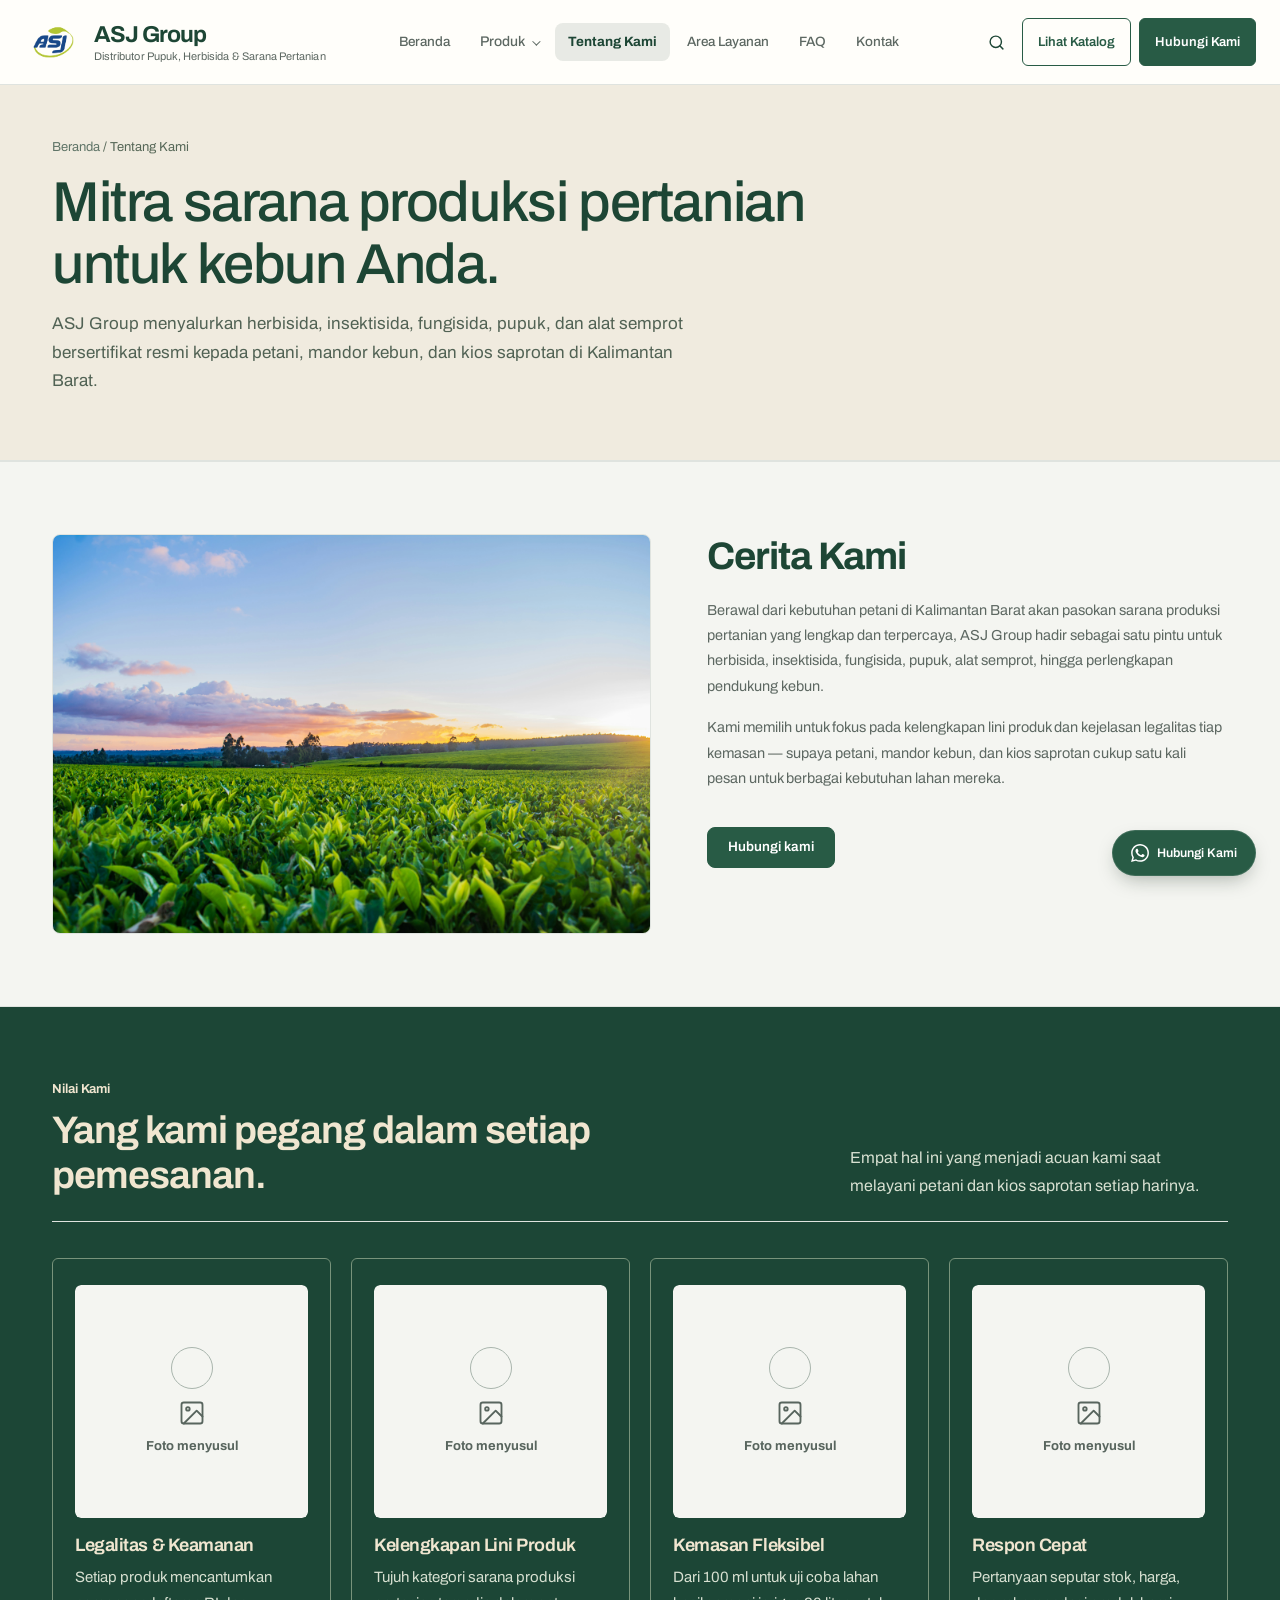
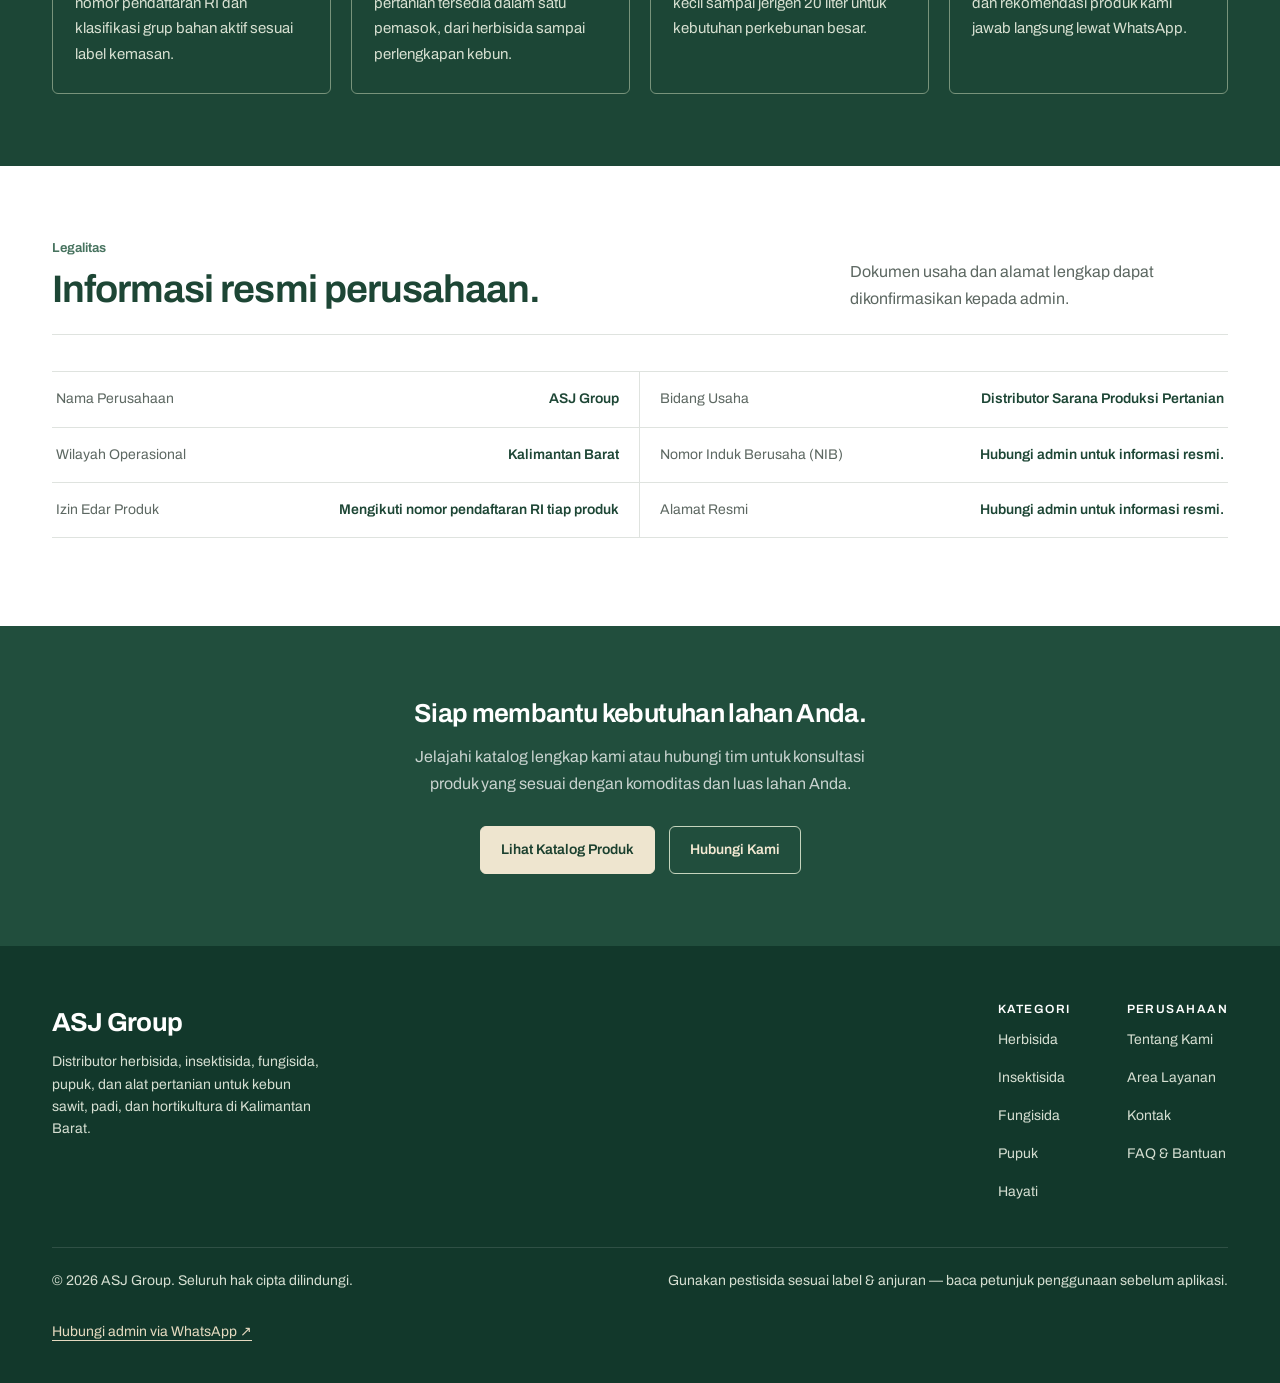
<file: tentang.html>
<!doctype html>

<html lang="id">
  <head>
    <meta charset="utf-8" />
    <!-- Google Analytics (GA4) — ganti G-XXXXXXXXXX dengan Measurement ID asli Anda -->
    <script
      async
      src="https://www.googletagmanager.com/gtag/js?id=G-XXXXXXXXXX"
    ></script>
    <script>
      window.dataLayer = window.dataLayer || [];
      function gtag() {
        dataLayer.push(arguments);
      }
      gtag("js", new Date());
      gtag("config", "G-XXXXXXXXXX");
    </script>
    <meta content="width=device-width, initial-scale=1.0" name="viewport" />
    <title>Tentang Kami — ASJ Group</title>
    <meta
      content="Mengenal ASJ Group, distributor herbisida, insektisida, fungisida, pupuk, dan alat semprot untuk kebun sawit, padi, dan hortikultura di Kalimantan Barat."
      name="description"
    />
    <meta content="#2e6b3e" name="theme-color" />
    <link
      href="https://www.agrosentosajaya.co.id/tentang.html"
      rel="canonical"
    />
    <link href="images/favicon.ico" rel="icon" />
    <meta content="website" property="og:type" />
    <meta content="id_ID" property="og:locale" />
    <meta content="Tentang Kami — ASJ Group" property="og:title" />
    <meta
      content="Mengenal ASJ Group, distributor herbisida, insektisida, fungisida, pupuk, dan alat semprot pertanian di Kalimantan Barat."
      property="og:description"
    />
    <meta
      content="https://www.agrosentosajaya.co.id/images/Logo_ASJ_Group.png"
      property="og:image"
    />
    <meta
      content="https://www.agrosentosajaya.co.id/tentang.html"
      property="og:url"
    />
    <link rel="preconnect" href="https://fonts.googleapis.com" />
    <link rel="preconnect" href="https://fonts.gstatic.com" crossorigin />
    <link
      href="https://fonts.googleapis.com/css2?family=Archivo:ital,wght@0,400;0,500;0,600;0,700;1,500&family=Fraunces:opsz,wght@9..144,500;9..144,600;9..144,700&display=swap"
      rel="stylesheet"
    />
    <link href="css/style.css" rel="stylesheet" />
    <link href="css/refinements.css" rel="stylesheet" />
    <link href="css/premium.css" rel="stylesheet" />
  </head>
  <body data-page="tentang">
    <a class="skip-link" href="#mainContent">Lewati ke konten</a>
    <header class="site-header">
      <div class="wrap header-row">
        <div class="brand">
          <a
            aria-label="Beranda Agro Sentosa Jaya"
            href="index.html"
            style="display: flex; align-items: center; gap: 12px"
          >
            <img
              alt="Logo Agro Sentosa Jaya"
              class="brand-logo"
              height="80"
              src="images/Logo_ASJ_Group.png"
              width="80"
            />
            <div class="brand-text">
              <strong>ASJ Group</strong>
              <span>Distributor Pupuk, Herbisida &amp; Sarana Pertanian</span>
            </div>
          </a>
        </div>
        <nav aria-label="Navigasi utama" class="main-nav">
          <a href="index.html#beranda">Beranda</a>
          <div class="nav-item-dropdown">
            <a href="produk.html">Produk <span class="nav-caret"></span></a>
            <div class="nav-dropdown">
              <a href="produk.html?kategori=herbisida">Herbisida</a>
              <a href="produk.html?kategori=insektisida">Insektisida</a>
              <a href="produk.html?kategori=fungisida">Fungisida</a>
              <a href="produk.html?kategori=pupuk">Pupuk</a>
              <a href="produk.html?kategori=hayati">Hayati</a>
              <a href="produk.html?kategori=alat">Alat Semprot</a>
              <a href="produk.html?kategori=perlengkapan">Perlengkapan</a>
            </div>
          </div>
          <a aria-current="page" class="active" href="tentang.html"
            >Tentang Kami</a
          >
          <a href="layanan.html">Area Layanan</a>
          <a href="faq.html">FAQ</a>
          <a href="kontak.html">Kontak</a>
        </nav>
        <div class="header-actions">
          <div class="nav-search" id="navSearch">
            <input
              autocomplete="off"
              id="navSearchInput"
              placeholder="Cari produk..."
              type="search"
            />
            <button
              aria-label="Cari produk"
              class="nav-search-btn"
              id="navSearchBtn"
              type="button"
            >
              <!-- Ikon Kaca Pembesar -->
              <svg
                class="icon-search"
                fill="none"
                height="17"
                stroke="currentColor"
                stroke-linecap="round"
                stroke-linejoin="round"
                stroke-width="2"
                viewbox="0 0 24 24"
                width="17"
              >
                <circle cx="11" cy="11" r="8"></circle>
                <line x1="21" x2="16.65" y1="21" y2="16.65"></line>
              </svg>
              <!-- Ikon Silang (X) yang akan muncul tepat di bulatan yang sama -->
              <svg
                class="icon-close"
                fill="none"
                height="17"
                stroke="currentColor"
                stroke-linecap="round"
                stroke-linejoin="round"
                stroke-width="2"
                viewbox="0 0 24 24"
                width="17"
              >
                <line x1="18" x2="6" y1="6" y2="18"></line>
                <line x1="6" x2="18" y1="6" y2="18"></line>
              </svg>
            </button>
          </div>
          <a class="btn btn-outline" href="produk.html">Lihat Katalog</a>
          <a class="btn btn-solid" href="kontak.html">Hubungi Kami</a>
          <button aria-label="Buka menu" class="menu-toggle" id="menuToggle">
            <span class="menu-icon"
              ><span></span><span></span><span></span
            ></span>
          </button>
        </div>
      </div>
    </header>
    <div
      aria-label="Menu navigasi seluler"
      class="mobile-drawer"
      id="mobileDrawer"
    >
      <div class="drawer-top">
        <strong style="font-size: 19px; font-weight: 700">ASJ Group</strong>
        <button aria-label="Tutup menu" class="drawer-close" id="drawerClose">
          ×
        </button>
      </div>
      <nav aria-label="Navigasi seluler">
        <a href="index.html#beranda">Beranda</a>
        <a href="produk.html">Produk</a>
        <a aria-current="page" class="active" href="tentang.html"
          >Tentang Kami</a
        >
        <a href="layanan.html">Area Layanan</a>
        <a href="faq.html">FAQ</a>
        <a href="kontak.html">Kontak</a>
      </nav>
    </div>
    <main id="mainContent">
      <div class="about-hero">
        <div class="wrap">
          <div class="breadcrumb">
            <a href="index.html">Beranda</a> / Tentang Kami
          </div>
          <h1>Mitra sarana produksi pertanian untuk kebun Anda.</h1>
          <p>
            ASJ Group menyalurkan herbisida, insektisida, fungisida, pupuk, dan
            alat semprot bersertifikat resmi kepada petani, mandor kebun, dan
            kios saprotan di Kalimantan Barat.
          </p>
        </div>
      </div>
      <section
        style="
          background: var(--paper-deep);
          border-top: 1px solid var(--line);
          border-bottom: 1px solid var(--line);
        "
      >
        <div class="wrap">
          <div class="about-story about-story-flipped">
            <div class="about-story-photo">
              <img
                alt="Stok produk CV Agro Sentosa Jaya di gudang"
                height="450"
                src="images/About-us.jpg"
                width="600"
              />
            </div>
            <div>
              <h2>Cerita Kami</h2>
              <p>
                Berawal dari kebutuhan petani di Kalimantan Barat akan pasokan
                sarana produksi pertanian yang lengkap dan terpercaya, ASJ Group
                hadir sebagai satu pintu untuk herbisida, insektisida,
                fungisida, pupuk, alat semprot, hingga perlengkapan pendukung
                kebun.
              </p>
              <p>
                Kami memilih untuk fokus pada kelengkapan lini produk dan
                kejelasan legalitas tiap kemasan — supaya petani, mandor kebun,
                dan kios saprotan cukup satu kali pesan untuk berbagai kebutuhan
                lahan mereka.
              </p>
              <div>
                <a class="btn btn-solid" href="kontak.html">Hubungi kami</a>
              </div>
            </div>
          </div>
        </div>
      </section>
      <section class="why">
        <div class="wrap">
          <div class="section-head">
            <div>
              <span class="section-kicker">Nilai Kami</span>
              <h2>Yang kami pegang dalam setiap pemesanan.</h2>
            </div>
            <p>
              Empat hal ini yang menjadi acuan kami saat melayani petani dan
              kios saprotan setiap harinya.
            </p>
          </div>
          <div class="values-grid">
            <div class="value-card">
              <div class="value-media">
                <img
                  alt="Ilustrasi sementara — Legalitas &amp; Keamanan"
                  class="value-img"
                  height="200"
                  width="200"
                />
                <div class="image-unavailable">
                  <svg
                    aria-hidden="true"
                    fill="none"
                    height="28"
                    stroke="currentColor"
                    stroke-linecap="round"
                    stroke-linejoin="round"
                    stroke-width="1.6"
                    viewbox="0 0 24 24"
                    width="28"
                  >
                    <rect height="18" rx="2" width="18" x="3" y="3"></rect>
                    <circle cx="8.5" cy="8.5" r="1.5"></circle>
                    <path d="M21 15l-5-5L5 21"></path>
                  </svg>
                  <strong>Foto menyusul</strong>
                </div>
              </div>
              <h3>Legalitas &amp; Keamanan</h3>
              <p>
                Setiap produk mencantumkan nomor pendaftaran RI dan klasifikasi
                grup bahan aktif sesuai label kemasan.
              </p>
            </div>
            <div class="value-card">
              <div class="value-media">
                <img
                  alt="Ilustrasi sementara — Kelengkapan Lini Produk"
                  class="value-img"
                  height="200"
                  width="200"
                />
                <div class="image-unavailable">
                  <svg
                    aria-hidden="true"
                    fill="none"
                    height="28"
                    stroke="currentColor"
                    stroke-linecap="round"
                    stroke-linejoin="round"
                    stroke-width="1.6"
                    viewbox="0 0 24 24"
                    width="28"
                  >
                    <rect height="18" rx="2" width="18" x="3" y="3"></rect>
                    <circle cx="8.5" cy="8.5" r="1.5"></circle>
                    <path d="M21 15l-5-5L5 21"></path>
                  </svg>
                  <strong>Foto menyusul</strong>
                </div>
              </div>
              <h3>Kelengkapan Lini Produk</h3>
              <p>
                Tujuh kategori sarana produksi pertanian tersedia dalam satu
                pemasok, dari herbisida sampai perlengkapan kebun.
              </p>
            </div>
            <div class="value-card">
              <div class="value-media">
                <img
                  alt="Ilustrasi sementara — Kemasan Fleksibel"
                  class="value-img"
                  height="200"
                  width="200"
                />
                <div class="image-unavailable">
                  <svg
                    aria-hidden="true"
                    fill="none"
                    height="28"
                    stroke="currentColor"
                    stroke-linecap="round"
                    stroke-linejoin="round"
                    stroke-width="1.6"
                    viewbox="0 0 24 24"
                    width="28"
                  >
                    <rect height="18" rx="2" width="18" x="3" y="3"></rect>
                    <circle cx="8.5" cy="8.5" r="1.5"></circle>
                    <path d="M21 15l-5-5L5 21"></path>
                  </svg>
                  <strong>Foto menyusul</strong>
                </div>
              </div>
              <h3>Kemasan Fleksibel</h3>
              <p>
                Dari 100 ml untuk uji coba lahan kecil sampai jerigen 20 liter
                untuk kebutuhan perkebunan besar.
              </p>
            </div>
            <div class="value-card">
              <div class="value-media">
                <img
                  alt="Ilustrasi sementara — Respon Cepat"
                  class="value-img"
                  height="200"
                  width="200"
                />
                <div class="image-unavailable">
                  <svg
                    aria-hidden="true"
                    fill="none"
                    height="28"
                    stroke="currentColor"
                    stroke-linecap="round"
                    stroke-linejoin="round"
                    stroke-width="1.6"
                    viewbox="0 0 24 24"
                    width="28"
                  >
                    <rect height="18" rx="2" width="18" x="3" y="3"></rect>
                    <circle cx="8.5" cy="8.5" r="1.5"></circle>
                    <path d="M21 15l-5-5L5 21"></path>
                  </svg>
                  <strong>Foto menyusul</strong>
                </div>
              </div>
              <h3>Respon Cepat</h3>
              <p>
                Pertanyaan seputar stok, harga, dan rekomendasi produk kami
                jawab langsung lewat WhatsApp.
              </p>
            </div>
          </div>
        </div>
      </section>
      <section>
        <div class="wrap">
          <div class="section-head">
            <div>
              <span class="section-kicker">Legalitas</span>
              <h2>Informasi resmi perusahaan.</h2>
            </div>
            <p>
              Dokumen usaha dan alamat lengkap dapat dikonfirmasikan kepada
              admin.
            </p>
          </div>
          <dl class="legal-list">
            <div class="legal-row">
              <dt>Nama Perusahaan</dt>
              <dd>ASJ Group</dd>
            </div>
            <div class="legal-row">
              <dt>Bidang Usaha</dt>
              <dd>Distributor Sarana Produksi Pertanian</dd>
            </div>
            <div class="legal-row">
              <dt>Wilayah Operasional</dt>
              <dd>Kalimantan Barat</dd>
            </div>
            <div class="legal-row">
              <dt>Nomor Induk Berusaha (NIB)</dt>
              <dd>Hubungi admin untuk informasi resmi.</dd>
            </div>
            <div class="legal-row">
              <dt>Izin Edar Produk</dt>
              <dd>Mengikuti nomor pendaftaran RI tiap produk</dd>
            </div>
            <div class="legal-row">
              <dt>Alamat Resmi</dt>
              <dd>Hubungi admin untuk informasi resmi.</dd>
            </div>
          </dl>
        </div>
      </section>
      <section class="coverage">
        <div class="wrap" style="text-align: center">
          <h2 style="color: #fff; font-size: 26px; margin-bottom: 14px">
            Siap membantu kebutuhan lahan Anda.
          </h2>
          <p
            style="
              color: rgba(255, 255, 255, 0.75);
              max-width: 52ch;
              margin: 0 auto 28px;
            "
          >
            Jelajahi katalog lengkap kami atau hubungi tim untuk konsultasi
            produk yang sesuai dengan komoditas dan luas lahan Anda.
          </p>
          <div
            style="
              display: flex;
              gap: 14px;
              justify-content: center;
              flex-wrap: wrap;
            "
          >
            <a class="btn btn-solid" href="produk.html">Lihat Katalog Produk</a>
            <a
              class="btn btn-outline"
              href="kontak.html"
              style="color: #fff; border-color: rgba(255, 255, 255, 0.4)"
              >Hubungi Kami</a
            >
          </div>
        </div>
      </section>
    </main>
    <footer>
      <div class="wrap">
        <div class="footer-row">
          <div class="footer-brand">
            <strong>ASJ Group</strong>
            <p>
              Distributor herbisida, insektisida, fungisida, pupuk, dan alat
              pertanian untuk kebun sawit, padi, dan hortikultura di Kalimantan
              Barat.
            </p>
          </div>
          <div class="footer-cols">
            <div>
              <h4>Kategori</h4>
              <a href="produk.html?kategori=herbisida">Herbisida</a>
              <a href="produk.html?kategori=insektisida">Insektisida</a>
              <a href="produk.html?kategori=fungisida">Fungisida</a>
              <a href="produk.html?kategori=pupuk">Pupuk</a>
              <a href="produk.html?kategori=hayati">Hayati</a>
            </div>
            <div>
              <h4>Perusahaan</h4>
              <a href="tentang.html">Tentang Kami</a>
              <a href="layanan.html">Area Layanan</a>
              <a href="kontak.html">Kontak</a>
              <a href="faq.html">FAQ &amp; Bantuan</a>
            </div>
          </div>
        </div>
        <div class="footer-bottom">
          <span>© 2026 ASJ Group. Seluruh hak cipta dilindungi.</span>
          <span
            >Gunakan pestisida sesuai label &amp; anjuran — baca petunjuk
            penggunaan sebelum aplikasi.</span
          >
        </div>
        <a class="footer-whatsapp" href="kontak.html"
          >Hubungi admin via WhatsApp ↗</a
        >
      </div>
    </footer>
    <a href="kontak.html" class="wa-float" aria-label="Hubungi via Kontak">
      <!-- Ikon Logo WhatsApp SVG -->
      <svg
        class="wa-icon"
        height="18"
        viewBox="0 0 24 24"
        width="18"
        fill="currentColor"
      >
        <path
          d="M.057 24l1.687-6.163c-1.041-1.804-1.588-3.849-1.587-5.946.003-6.556 5.338-11.891 11.893-11.891 3.181.001 6.167 1.24 8.413 3.488 2.245 2.248 3.481 5.236 3.48 8.414-.003 6.557-5.338 11.892-11.893 11.892-1.99-.001-3.951-.5-5.688-1.448l-6.305 1.654zm6.597-3.807c1.676.995 3.276 1.591 5.392 1.592 5.448 0 9.886-4.434 9.889-9.885.002-5.462-4.415-9.89-9.881-9.892-5.452 0-9.887 4.434-9.889 9.884-.001 2.225.651 3.891 1.746 5.634l-.999 3.648 3.742-.981zm11.387-5.464c-.074-.124-.272-.198-.57-.347-.297-.149-1.758-.868-2.031-.967-.272-.099-.47-.149-.669.149-.198.297-.768.967-.941 1.165-.173.198-.347.223-.644.074-.297-.149-1.255-.462-2.39-1.475-.883-.788-1.48-1.761-1.653-2.059-.173-.297-.018-.458.13-.606.134-.133.297-.347.446-.521.151-.172.2-.296.3-.495.099-.198.05-.372-.025-.521-.075-.124-.669-1.612-.916-2.206-.242-.579-.487-.501-.669-.51l-.57-.01c-.198 0-.52.074-.792.372s-1.04 1.016-1.04 2.479 1.065 2.876 1.213 3.074c.149.198 2.095 3.2 5.076 4.487.709.306 1.263.489 1.694.626.712.226 1.36.194 1.872.118.571-.085 1.758-.719 2.006-1.413.248-.695.248-1.29.173-1.414z"
        />
      </svg>
      <span class="wa-label">Hubungi Kami</span>
    </a>
    <button
      aria-label="Kembali ke atas"
      class="back-to-top"
      id="backToTop"
      type="button"
    >
      ↑
    </button>
    <div class="cart-bar" hidden="" id="cartBar">
      <button class="cart-bar-btn" id="cartOpenBtn" type="button">
        <span class="cart-badge" id="cartBadge">0</span>
        <span>Lihat Pesanan</span>
      </button>
    </div>
    <div class="cart-overlay" id="cartOverlay"></div>
    <div class="cart-panel" id="cartPanel">
      <div class="cart-panel-head">
        <strong>Daftar Pesanan</strong>
        <button
          aria-label="Tutup keranjang"
          class="drawer-close"
          id="cartCloseBtn"
          type="button"
        >
          ×
        </button>
      </div>
      <div class="cart-items" id="cartItems"></div>
      <p class="cart-empty" id="cartEmpty">
        Belum ada produk dipilih. Jelajahi katalog dan tambahkan produk yang
        Anda butuhkan.
      </p>
      <div class="cart-region" id="cartRegion">
        <label for="cartRegionSelect">Wilayah pengiriman Anda</label>
        <select id="cartRegionSelect">
          <option value="">Pilih wilayah...</option>
        </select>
        <p class="cart-region-hint is-warning" id="cartRegionHint">
          Pilih wilayah pengiriman. Pesanan diteruskan ke admin pusat.
        </p>
      </div>
      <div class="cart-panel-foot">
        <button class="btn btn-outline" id="cartClearBtn" type="button">
          Kosongkan
        </button>
        <a
          class="btn btn-solid"
          href="#"
          id="cartSendBtn"
          rel="noopener noreferrer"
          target="_blank"
          >Kirim via WhatsApp</a
        >
      </div>
    </div>
    <script src="js/locations.js"></script>
    <script src="js/sales.js"></script>
    <script src="js/main.js"></script>
    <script defer src="js/refinements.js"></script>
  </body>
</html>
</file>
<file: css/style.css>
/* ============================================================
   ROOT / VARIABLES (THEME: MITRA BERTANI)
   ============================================================ */

:root {
  --heading-font: "Fraunces", Georgia, "Times New Roman", serif;
  --body-font: "Archivo", Arial, sans-serif;

  /* Background Bersih & Terang */
  --paper: #ffffff;
  --paper-deep: #f4f7f5;
  --cream-card: #ffffff;

  /* Teks Utama */
  --ink: #222222;
  --ink-soft: #666666;

  /* Nuansa Hijau Mitra Bertani */
  --forest: #0f9447; /* Hijau Utama Mitra Bertani */
  --forest-deep: #086831; /* Hijau Tua Hover & Teks Judul */
  --forest-mid: #14a852; /* Hijau Cerah Aksen */

  /* Aksen Kuning Headline & Promo */
  --mustard: #ffeb3b; /* Kuning Cerah */
  --mustard-deep: #f5b300; /* Kuning Gelap */

  /* Tag & Status */
  --brick: #e53935;
  --sage: #0f9447;

  /* Garis Halus */
  --line: #e5ebe7;
  --line-soft: #edf2ef;

  /* Bentuk Sudut Kapsul & Halus */
  --radius: 8px;
  --maxw: 1200px;

  /* Shadow Halus Modern */
  --shadow-sm: 0 2px 8px rgba(15, 148, 71, 0.08);
  --shadow-md: 0 6px 18px rgba(0, 0, 0, 0.08);
  --shadow-lg: 0 12px 28px rgba(15, 148, 71, 0.14);

  --transition-fast: 0.15s ease;
  --transition: 0.25s cubic-bezier(0.16, 1, 0.3, 1);
}

/* ============================================================
   RESET / BASE
   ============================================================ */

html {
  scroll-behavior: smooth;
  scroll-padding-top: 85px;
}

*,
*::before,
*::after {
  box-sizing: border-box;
}

html,
body {
  overflow-x: hidden;
}

body {
  margin: 0;
  background: var(--paper);
  color: var(--ink);
  font-family: var(--body-font);
  font-size: 14.5px;
  line-height: 1.65;
  -webkit-font-smoothing: antialiased;
  text-rendering: optimizeLegibility;
}

body.no-scroll {
  overflow: hidden;
}

h1,
h2,
h3,
h4 {
  margin: 0;
  color: var(--forest-deep);
  font-family: var(--heading-font);
  font-weight: normal; /* Huruf serif seringkali lebih elegan saat tidak terlalu tebal */
  font-weight: 700;
  line-height: 1.3;
}

p {
  margin-top: 0;
}

a {
  color: inherit;
  text-decoration: none;
}

button,
input,
textarea {
  font: inherit;
}

button {
  -webkit-tap-highlight-color: transparent;
}

img {
  display: block;
  max-width: 100%;
}

::selection {
  background: rgba(200, 141, 43, 0.25);
  color: var(--forest-deep);
}

:focus-visible {
  outline: 2px solid var(--forest);
  outline-offset: 3px;
}

/* ============================================================
   CONTAINER
   ============================================================ */

.wrap {
  width: 100%;
  max-width: var(--maxw);
  margin: 0 auto;
  padding: 0 32px;
}

/* ============================================================
   HEADER
   ============================================================ */

.site-header {
  position: sticky;
  top: 0;
  z-index: 50;
  width: 100%;
  background: rgba(249, 248, 246, 0.96);
  border-bottom: 1px solid var(--line);
  backdrop-filter: blur(8px);
  -webkit-backdrop-filter: blur(8px);
}

.site-header .wrap.header-row {
  width: 100%;
  max-width: none;
  margin: 0;
  padding: 12px 24px;

  display: flex;
  align-items: center;
  justify-content: space-between;
  gap: 20px;
}

.header-row {
  min-height: 66px;
}

/* ---------- Brand ---------- */

.brand {
  display: flex;
  align-items: center;
  gap: 12px;
  flex: none;
  min-width: 0;
}

.brand-logo {
  width: 42px;
  height: 42px;
  object-fit: contain;
  flex: none;
  transition: transform var(--transition-fast);
}

.brand a:hover .brand-logo {
  transform: scale(1.05);
}

.brand-text {
  display: flex;
  flex-direction: column;
  min-width: 0;
  line-height: 1.2;
}

.brand-text strong {
  overflow: hidden;
  color: var(--forest-deep);
  font-size: 16.5px;
  font-weight: 700;
  letter-spacing: -0.02em;
  text-overflow: ellipsis;
  white-space: nowrap;
}

.brand-text span {
  overflow: hidden;
  margin-top: 2px;
  color: var(--ink-soft);
  font-size: 11px;
  letter-spacing: 0.02em;
  text-overflow: ellipsis;
  white-space: nowrap;
}

/* ---------- Main Navigation ---------- */

nav.main-nav {
  display: flex;
  align-items: center;
  gap: 4px;
  min-width: 0;
}

nav.main-nav a {
  padding: 8px 13px;
  border-radius: var(--radius);

  color: var(--ink-soft);
  font-size: 13.5px;
  font-weight: 500;

  transition:
    color var(--transition-fast),
    background-color var(--transition-fast);
}

nav.main-nav a:hover {
  color: var(--forest-deep);
  background: rgba(30, 61, 41, 0.06);
}

nav.main-nav a.active {
  color: var(--forest-deep);
  background: rgba(30, 61, 41, 0.1);
  font-weight: 600;
}

nav.main-nav a:active {
  transform: scale(0.97);
}

/* ---------- Header Actions ---------- */

.header-actions {
  display: flex;
  align-items: center;
  gap: 10px;
  flex: none;
}

/* ============================================================
   BUTTONS
   ============================================================ */

.btn {
  display: inline-flex;
  align-items: center;
  justify-content: center;
  gap: 8px;

  min-height: 38px;
  padding: 9px 18px;

  border: 1px solid var(--forest);
  border-radius: var(--radius);

  background: transparent;
  color: var(--forest-deep);

  font-family: var(--main-font);
  font-size: 13px;
  font-weight: 600;

  cursor: pointer;

  transition:
    background-color var(--transition-fast),
    border-color var(--transition-fast),
    color var(--transition-fast),
    transform 0.1s ease;
}

.btn:hover {
  transform: translateY(-1px);
}

.btn:active {
  transform: translateY(1px);
}

.btn-solid {
  background: var(--forest);
  color: #fff;
}

.btn-solid:hover {
  background: var(--forest-deep);
  border-color: var(--forest-deep);
}

#testimonials {
  background: #fff;
}
.tescard {
  background: var(--cream);
  border-radius: 18px;
  padding: 28px;
  position: relative;
  overflow: hidden;
  transition:
    transform 0.4s,
    box-shadow 0.4s;
}
.tescard:hover {
  transform: translateY(-5px);
  box-shadow: var(--shadow);
}
.tesq {
  position: absolute;
  top: 18px;
  right: 22px;
  font-size: 4.5rem;
  color: rgba(232, 40, 26, 0.07);
  font-family: "Playfair Display", serif;
  line-height: 1;
}
.tess {
  color: var(--secondary);
  font-size: 0.83rem;
  margin-bottom: 12px;
}
.testxt {
  font-size: 0.88rem;
  color: #666;
  line-height: 1.8;
  margin-bottom: 18px;
}
.tesauth {
  display: flex;
  align-items: center;
  gap: 11px;
}
.tesauth img {
  width: 46px;
  height: 46px;
  border-radius: 50%;
  object-fit: cover;
  border: 3px solid var(--primary);
}
.tesnm {
  font-weight: 700;
  font-size: 0.88rem;
  color: var(--dark);
  margin-bottom: 1px;
}
.tesrl {
  font-size: 0.73rem;
  color: #aaa;
}

/* ============================================================
   MOBILE MENU BUTTON
   ============================================================ */

.menu-toggle {
  display: none;

  width: 40px;
  height: 40px;
  padding: 0;

  align-items: center;
  justify-content: center;

  background: transparent;
  border: 1px solid var(--line);
  border-radius: var(--radius);

  cursor: pointer;

  transition:
    background-color 0.2s ease,
    border-color 0.2s ease,
    transform 0.1s ease;
}

.menu-toggle:hover {
  background: var(--paper-deep);
  border-color: var(--forest);
}

.menu-toggle:active {
  transform: scale(0.92);
}

.menu-icon {
  position: relative;
  width: 18px;
  height: 12px;
}

.menu-icon span {
  position: absolute;
  left: 0;

  display: block;

  width: 100%;
  height: 1.5px;

  background: var(--forest-deep);

  transition:
    transform var(--transition-fast),
    background var(--transition-fast);
}

.menu-icon span:nth-child(1) {
  top: 0;
}

.menu-icon span:nth-child(2) {
  top: 5px;
}

.menu-icon span:nth-child(3) {
  top: 10px;
}

/* ============================================================
   HERO — RATA TENGAH, GAMBAR DI BELAKANG (PROPORSIONAL)
   ============================================================ */

.hero {
  position: relative;
  /* Menggunakan tinggi relatif agar pas layar tapi tidak penuh bgt */
  min-height: 75vh;

  display: flex;
  align-items: center;
  justify-content: center;

  /* Padding atas bawah yang seimbang (sekitar 100px) */
  padding: 100px 0;

  overflow: hidden;
}

/* Wadah gambar di belakang */
.hero-bg-img {
  position: absolute;
  top: 0;
  left: 0;
  width: 100%;
  height: 100%;
  z-index: 1;
}

.hero-bg-img img {
  width: 100%;
  height: 100%;
  object-fit: cover;
  opacity: 0.85; /* Transparansi gambar */
}

/* Lapisan gelap di atas gambar */
.hero-bg-img::after {
  content: "";
  position: absolute;
  top: 0;
  left: 0;
  width: 100%;
  height: 100%;
  background: rgba(15, 23, 18, 0.65); /* Overlay gelap */
}

/* Konten Teks (Wrap) */
.hero .wrap {
  position: relative;
  z-index: 2;
  width: 100%;
}

/* Grid Teks — Rata Tengah */
.hero .hero-grid {
  display: flex;
  flex-direction: column;
  align-items: center;
  text-align: center;
  max-width: 850px; /* Sedikit lebih lebar agar nyaman dibaca */
  margin: 0 auto;
}

/* Eyebrow (Label Atas) */
.hero-eyebrow {
  display: inline-flex;
  align-items: center;
  gap: 10px;
  margin-bottom: 16px; /* Spasi ke bawah */
  color: var(--mustard);
  font-size: 14px;
  font-weight: 600;
  letter-spacing: 0.1em;
  text-transform: uppercase;
}

.hero-eyebrow .rule {
  width: 24px;
  height: 1px;
  background: var(--mustard);
}

/* Judul Utama H1 */
.hero h1 {
  color: #ffffff;
  /* Batasi lebar agar tidak terlalu panjang ke samping */
  max-width: 16ch;
  font-size: clamp(34px, 4vw, 52px); /* Ukuran responsif */
  font-weight: 700;
  line-height: 1.2;
  margin: 0 auto;
}

.hero h1 em {
  color: var(--mustard);
  font-style: normal;
}

/* Paragraf Lede */
.hero-lede {
  color: #e2e8f0;
  max-width: 50ch;
  margin: 24px auto 0 auto; /* Spasi atas, auto kiri kanan */
  font-size: 16px;
  line-height: 1.7;
}

/* Tombol Aksi */
.hero-actions {
  display: flex;
  justify-content: center;
  flex-wrap: wrap;
  gap: 16px; /* Jarak antar tombol */
  margin-top: 36px;
}

/* Statistik */
.hero-stats {
  display: flex;
  justify-content: center;
  gap: 40px; /* Jarak antar item statistik */
  margin-top: 48px;
  padding-top: 28px;
  border-top: 1px solid rgba(255, 255, 255, 0.2);
  width: 100%;
  max-width: 700px;
}

.hero-stats div {
  text-align: center;
}

.hero-stats strong {
  display: block;
  color: #ffffff;
  font-size: 28px;
  font-weight: 800;
  line-height: 1.1;
}

.hero-stats span {
  display: block;
  margin-top: 6px;
  color: #cbd5e1;
  font-size: 13px;
}

/* ============================================================
   RESPONSIVE — HP / LAYAR KECIL
   ============================================================ */
@media (max-width: 968px) {
  .hero {
    min-height: auto; /* Biarkan tinggi menyesuaikan konten di HP */
    padding: 80px 20px; /* Tambahkan padding kiri kanan agar tidak nempel di layar */
  }

  .hero h1 {
    max-width: 100%; /* Judul penuhi layar di HP */
    font-size: 32px; /* Ukuran font lebih kecil di HP */
  }

  .hero-stats {
    flex-direction: column; /* Statistik menumpuk ke bawah di HP */
    gap: 24px;
    align-items: center;
  }
}

/* ============================================================
   CATEGORY STRIP
   ============================================================ */

.cat-strip {
  background: var(--forest);
  border-bottom: 1px solid var(--forest-deep);
}

.cat-list {
  display: grid;
  grid-template-columns: repeat(6, 1fr);
}

.cat-item {
  display: flex;
  flex-direction: column;
  gap: 4px;

  padding: 20px 18px;

  color: #fff;
  border-right: 1px solid rgba(255, 255, 255, 0.12);

  transition:
    background-color 0.25s ease,
    transform 0.25s ease;
}

.cat-item:last-child {
  border-right: none;
}

.cat-item:hover {
  background: var(--forest-mid);
  transform: translateY(-2px);
}

.cat-count {
  color: var(--mustard);
  font-size: 20px;
  font-weight: 700;
  line-height: 1;
}

.cat-name {
  color: rgba(255, 255, 255, 0.88);
  font-size: 12.5px;
  font-weight: 500;
}

/* ============================================================
   GENERAL SECTION
   ============================================================ */

section {
  padding: 76px 0;
}

/*
   Section diberi pemisah visual supaya:
   Produk Unggulan
   Cara Pesan
   Testimoni
   tidak terlihat seperti satu blok panjang.
*/

#produk-unggulan {
  background: var(--paper);
  border-bottom: 1px solid var(--line);
}

#cara-pesan {
  background: var(--paper-deep);
  border-bottom: 1px solid var(--line);
  padding-top: 120px;
  padding-bottom: 120px;
}

#testimoni {
  background: var(--paper);
  border-bottom: 1px solid var(--line);
  padding-top: 120px;
  padding-bottom: 120px;
}

#faq {
  background: var(--paper-deep);
  border-bottom: 1px solid var(--line);
  padding-top: 120px;
  padding-bottom: 120px;
}

.section-head {
  display: flex;
  align-items: flex-end;
  justify-content: space-between;
  gap: 32px;

  margin-bottom: 36px;
  padding-bottom: 22px;

  border-bottom: 1px solid var(--line);
}

.section-head h2 {
  max-width: 28ch;
  font-size: clamp(24px, 2.6vw, 32px);
}

.section-head p {
  max-width: 42ch;
  margin: 0;

  color: var(--ink-soft);
  font-size: 14px;
}

.section-kicker {
  display: block;

  margin-bottom: 8px;

  color: var(--sage);
  font-family: var(--body-font);
  font-size: 13px;
  font-weight: 700;
  letter-spacing: normal;
  text-transform: none;
}

/* ============================================================
   CATALOG HEADER / NAV
   ============================================================ */

.catalog-head-right {
  display: flex;
  flex-direction: column;
  align-items: flex-end;
  gap: 12px;
}

.catalog-nav,
.slider-nav {
  display: flex;
  gap: 8px;
  flex: none;
}

.nav-arrow,
.slider-btn {
  width: 38px;
  height: 38px;
  padding: 0;

  display: inline-flex;
  align-items: center;
  justify-content: center;

  border: 1px solid var(--line);
  border-radius: 50%;

  background: var(--cream-card);
  color: var(--forest-deep);

  cursor: pointer;

  transition:
    background-color var(--transition-fast),
    border-color var(--transition-fast),
    transform 0.1s ease;
}

.nav-arrow {
  font-size: 16px;
}

.slider-btn {
  width: 36px;
  height: 36px;
  font-size: 18px;
  line-height: 1;
}

.nav-arrow:hover,
.slider-btn:hover {
  background: var(--paper-deep);
  border-color: var(--forest);
}

.nav-arrow:active,
.slider-btn:active {
  transform: scale(0.92);
}

/* ============================================================
   PAGE HEADER
   ============================================================ */

.page-header {
  padding: 44px 0;
  background: var(--paper-deep);
  border-bottom: 1px solid var(--line);
}

.breadcrumb {
  margin-bottom: 12px;

  color: var(--sage);
  font-size: 12.5px;
}

.breadcrumb a {
  color: var(--sage);
  transition: color var(--transition-fast);
}

.breadcrumb a:hover {
  color: var(--forest-deep);
}

.page-header h1 {
  font-size: clamp(26px, 3vw, 36px);
}

.page-header p {
  max-width: 56ch;
  margin: 10px 0 0;

  color: var(--ink-soft);
  font-size: 14.5px;
}

/* ============================================================
   TENTANG KAMI / ABOUT STORY SECTION
   ============================================================ */

.about-story {
  display: grid;
  grid-template-columns: 1.15fr 1fr; /* Kolom foto lebih besar di kiri */
  gap: 56px;
  align-items: center;
}

/* Membalik posisi: Foto di kiri, Teks di kanan */
.about-story-flipped {
  grid-template-columns: 1.15fr 1fr !important;
}

/* Area Foto dengan Rasio yang Fleksibel mengikuti Gambar */
.about-story-photo {
  width: 100%;
  overflow: hidden;
  border: 1px solid var(--line);
  border-radius: var(--radius);
  background: #fff;
  box-shadow: var(--shadow-sm);
  display: flex;
  align-items: center;
  justify-content: center;
}

.about-story-photo img {
  width: 100%;
  height: 100%;
  object-fit: cover; /* Wajib cover agar memenuhi kotak tanpa sisa putih */
  display: block;
}

/* Styling Judul */
.about-story h2 {
  font-size: 50px;
  margin-bottom: 18px;
  font-weight: 700;
  color: var(--forest-deep);
}

/* Styling Paragraf: Rata Kanan-Kiri & Font Lebih Besar */
.about-story p {
  font-size: 19.5px;
  line-height: 1.75;
  margin-bottom: 18px;
  text-align: justify;
  color: var(--ink-soft);
}

/* Styling Tombol Aksi */
.about-story .btn-solid {
  display: inline-flex;
  width: auto;
  justify-content: center;
  align-items: center;
  margin-top: 20px;
  padding: 10px 20px !important;
  min-height: unset !important;
  font-size: 13.5px !important;
  font-weight: 600;
  background-color: var(--forest);
  border-color: var(--forest);
  color: #fff;
  border-radius: var(--radius);
  box-sizing: border-box;
  transition:
    background-color var(--transition-fast),
    border-color var(--transition-fast);
}

.about-story .btn-solid:hover {
  background-color: var(--forest-deep);
  border-color: var(--forest-deep);
}

/* Responsif untuk Layar Tablet & HP */
@media (max-width: 980px) {
  .about-story,
  .about-story-flipped {
    grid-template-columns: 1fr !important;
    gap: 32px;
  }
}

/* Responsif untuk Layar Tablet & HP (Foto otomatis turun ke atas teks) */
@media (max-width: 980px) {
  .about-story,
  .about-story-flipped {
    grid-template-columns: 1fr !important;
    gap: 32px;
  }
}

/* ============================================================
   NAVBAR SEARCH — RAPI & RESPONSIVE
   ============================================================ */

.nav-search {
  position: relative;
  width: 42px;
  height: 42px;
  flex: 0 0 auto;
  display: flex;
  align-items: center;
  justify-content: center;
}

/* INPUT NAVBAR */
.nav-search input {
  position: absolute;
  top: 50%;
  right: 0;
  width: 42px;
  height: 42px;
  margin: 0;
  padding: 0 46px 0 15px;
  box-sizing: border-box;

  border: 1px solid transparent;
  border-radius: 999px;

  background: transparent;
  color: var(--ink);

  outline: none;
  opacity: 0;
  pointer-events: none;

  transform: translateY(-50%);

  transition:
    width 0.3s ease,
    background-color 0.2s ease,
    border-color 0.2s ease,
    opacity 0.2s ease;
}

/* SEARCH TERBUKA */
.nav-search.open {
  width: 200px;
}

.nav-search.open input {
  width: 200px;
  background: var(--cream-card);
  border-color: var(--line);
  opacity: 1;
  pointer-events: auto;
}

/* TOMBOL SEARCH NAVBAR */
.nav-search-btn {
  position: absolute;
  top: 50%;
  right: 0;

  width: 42px;
  height: 42px;

  padding: 0;
  margin: 0;

  display: flex;
  align-items: center;
  justify-content: center;

  border: 0;
  border-radius: 50%;

  background: transparent;
  color: var(--forest);

  cursor: pointer;
  z-index: 10;

  transform: translateY(-50%);

  transition:
    background-color 0.2s ease,
    color 0.2s ease,
    transform 0.15s ease;
}

.nav-search-btn:hover {
  background: var(--paper-deep);
}

.nav-search-btn:active {
  transform: translateY(-50%) scale(0.92);
}

/* ============================================================
   IKON SEARCH NAVBAR
   ============================================================ */

.nav-search-icon {
  position: relative;

  width: 16px;
  height: 16px;

  display: block;
  flex: 0 0 16px;

  box-sizing: border-box;

  border: 2px solid currentColor;
  border-radius: 50%;
}

/* GAGANG KACA PEMBESAR */
.nav-search-icon::after {
  content: "";

  position: absolute;

  width: 7px;
  height: 2px;

  right: -5px;
  bottom: -3px;

  background: currentColor;
  border-radius: 999px;

  transform: rotate(45deg);
  transform-origin: center;
}

/* FOCUS */
.nav-search input:focus {
  border-color: var(--sage);
  box-shadow: 0 0 0 3px rgba(46, 107, 62, 0.08);
}

/* ============================================================
   SEARCH KATALOG PRODUK
   PENTING: INI DIPISAH DARI .nav-search-icon
   ============================================================ */

.search-box {
  width: 100%;
  margin-bottom: 22px;
}

.search-input-wrap {
  position: relative;
  width: 100%;
  display: flex;
  align-items: center;
}

.search-input-wrap .search-icon {
  position: absolute;

  left: 16px;
  top: 50%;

  width: 18px;
  height: 18px;

  margin: 0;

  display: block;

  transform: translateY(-50%);

  pointer-events: none;

  color: var(--ink-soft);
}

.search-input-wrap input {
  width: 100%;
  height: 48px;

  padding: 0 16px 0 48px;

  box-sizing: border-box;

  border: 1px solid var(--line);
  border-radius: 999px;

  background: var(--cream-card);
  color: var(--ink);

  outline: none;

  font-family: var(--main-font);
  font-size: 14px;

  transition:
    border-color 0.2s ease,
    box-shadow 0.2s ease,
    background-color 0.2s ease;
}

.search-input-wrap input::placeholder {
  color: var(--ink-soft);
  opacity: 0.8;
}

.search-input-wrap input:focus {
  border-color: var(--sage);
  box-shadow: 0 0 0 3px rgba(46, 107, 62, 0.08);
}

/* ============================================================
   RESPONSIVE NAVBAR SEARCH
   ============================================================ */

@media (max-width: 768px) {
  .nav-search {
    width: 40px;
    height: 40px;
  }

  .nav-search.open {
    width: min(190px, 55vw);
  }

  .nav-search input,
  .nav-search.open input {
    width: min(190px, 55vw);
    height: 40px;
  }

  .nav-search-btn {
    width: 40px;
    height: 40px;
  }

  .nav-search-icon {
    width: 15px;
    height: 15px;
    flex-basis: 15px;
  }
}

@media (max-width: 480px) {
  .nav-search.open {
    width: min(165px, 50vw);
  }

  .nav-search input,
  .nav-search.open input {
    width: min(165px, 50vw);
  }
}

/* ============================================================
   FILTER CHIPS
   ============================================================ */

.filters {
  display: flex;
  flex-wrap: wrap;
  gap: 8px;

  margin-bottom: 34px;
}

.filter-chip {
  padding: 8px 18px;

  border: 1px solid var(--line);
  border-radius: 999px;

  background: #fff;
  color: var(--ink-soft);

  font-family: var(--main-font);
  font-size: 12.5px;
  font-weight: 500;

  cursor: pointer;
  box-shadow: 0 2px 6px rgba(0, 0, 0, 0.02);

  transition:
    border-color var(--transition),
    color var(--transition),
    transform var(--transition),
    background var(--transition),
    box-shadow var(--transition);
}

.filter-chip:hover {
  border-color: var(--forest);
  color: var(--forest-deep);
  transform: translateY(-1px);
}

.filter-chip.is-active {
  background: var(--forest);
  border-color: var(--forest);
  color: #fff;
  box-shadow: 0 4px 12px rgba(32, 64, 44, 0.2);
}

/* ============================================================
   PRODUCT CARD
   ============================================================ */

.lot {
  position: relative;

  display: flex;
  flex-direction: column;

  padding: 20px;

  background: #fff;
  border: 1px solid var(--line);
  border-radius: 2px;

  transition:
    transform var(--transition),
    box-shadow var(--transition),
    border-color var(--transition-fast);
}

.lot:hover {
  border-color: var(--forest-mid);
  transform: translateY(-6px);
  box-shadow: var(--shadow-md);
}

.lot-num {
  margin-bottom: 12px;

  color: var(--sage);
  font-size: 11px;
  font-weight: 600;
  letter-spacing: 0.05em;
  font-variant-numeric: tabular-nums;
}

.lot-media {
  width: 100%;
  aspect-ratio: 1 / 1;

  overflow: hidden;

  margin-bottom: 16px;

  background: var(--paper);
  border: 1px solid var(--line-soft);
  border-radius: calc(var(--radius) - 1px);

  cursor: zoom-in;
}

.lot-media img {
  width: 100%;
  height: 100%;

  padding: 12px;

  object-fit: contain;
  mix-blend-mode: multiply;

  transition: transform 0.3s ease;
}

.lot:hover .lot-media img {
  transform: scale(1.05);
}

.lot-tag {
  display: inline-block;
  width: fit-content;

  margin-bottom: 10px;
  padding: 3px 8px;

  border-radius: 3px;

  color: #fff;
  font-size: 10.5px;
  font-weight: 600;
  letter-spacing: 0.04em;
  text-transform: uppercase;
}

.tag-herbisida {
  background: var(--forest);
}

.tag-insektisida {
  background: var(--brick);
}

.tag-fungisida {
  background: var(--mustard-deep);
}

.tag-pupuk {
  background: var(--sage);
}

.tag-alat {
  background: #474747;
}

.tag-perlengkapan {
  background: #685e48;
}

.lot-name {
  margin-bottom: 4px;

  font-size: 16px;
  font-weight: 600;
}

.lot-active {
  margin: 0 0 14px;

  color: var(--ink-soft);
  font-size: 12px;
}

.lot-specs {
  display: grid;
  grid-template-columns: 1fr 1fr;
  gap: 10px;

  margin: 0 0 14px;
  padding: 10px 0;

  border-top: 1px solid var(--line-soft);
  border-bottom: 1px solid var(--line-soft);
}

.lot-specs dt {
  margin-bottom: 2px;

  color: var(--sage);
  font-size: 11px;
}

.lot-specs dd {
  margin: 0;

  color: var(--forest-deep);
  font-size: 12.5px;
  font-weight: 600;
}

.lot-desc {
  flex: 1;

  margin: 0 0 18px;

  color: var(--ink-soft);
  font-size: 12.5px;
  line-height: 1.55;
}

.lot-actions {
  display: flex;
  align-items: center;
  flex-wrap: wrap;
  gap: 8px;

  margin-top: auto;
}

/* ============================================================
   PRODUCT BADGES
   ============================================================ */

.lot-badge {
  position: absolute;
  top: 14px;
  right: 14px;
  z-index: 2;

  padding: 4px 11px;

  border-radius: 999px;

  color: #fff;
  font-size: 10.5px;
  font-weight: 700;
  letter-spacing: 0.02em;

  box-shadow: 0 6px 14px -6px rgba(19, 40, 27, 0.35);
}

.lot-badge.badge-terlaris {
  background: var(--forest);
}

.lot-badge.badge-promo {
  background: var(--mustard-deep);
}

/* ============================================================
   QUANTITY STEPPER
   ============================================================ */

.qty-stepper {
  display: flex;
  align-items: center;

  overflow: hidden;
  flex: none;

  background: #fff;
  border: 1px solid var(--line);
  border-radius: var(--radius);
}

.qty-btn {
  width: 28px;
  height: 28px;
  padding: 0;

  display: flex;
  align-items: center;
  justify-content: center;

  border: none;
  background: transparent;

  color: var(--forest-deep);
  font-family: var(--main-font);
  font-size: 14px;

  cursor: pointer;

  transition: background 0.1s ease;
}

.qty-btn:hover {
  background: var(--paper-deep);
}

.qty-val {
  width: 26px;

  text-align: center;

  color: var(--forest-deep);
  font-size: 12px;
  font-weight: 600;
  font-variant-numeric: tabular-nums;
}

.lot-add {
  flex: 1;
  min-width: 140px;

  padding: 8px 14px;

  border: 1px solid var(--forest);
  border-radius: var(--radius);

  background: var(--forest);
  color: #fff;

  font-family: var(--main-font);
  font-size: 11.5px;
  font-weight: 600;

  cursor: pointer;
  white-space: nowrap;

  transition:
    background var(--transition-fast),
    border-color var(--transition-fast),
    transform var(--transition-fast);
}

.lot-add:hover {
  background: var(--forest-deep);
  border-color: var(--forest-deep);
}

.lot-add:active {
  transform: scale(0.96);
}

.lot-add.is-added {
  background: var(--mustard-deep);
  border-color: var(--mustard-deep);
}

/* ============================================================
   PRODUCT SLIDER - INDEX
   ============================================================ */

#produk-unggulan .lot-grid {
  display: flex;
  gap: 20px;

  overflow-x: auto;

  padding: 10px 4px 28px;

  scroll-behavior: smooth;
  scroll-snap-type: x mandatory;

  -webkit-overflow-scrolling: touch;

  scrollbar-color: var(--line) transparent;
  scrollbar-width: thin;

  cursor: grab;
  user-select: none;
  -webkit-user-select: none;
}

#produk-unggulan .lot-grid::-webkit-scrollbar {
  height: 6px;
}

#produk-unggulan .lot-grid::-webkit-scrollbar-thumb {
  background: var(--line);
  border-radius: 999px;
}

#produk-unggulan .lot-grid.is-dragging {
  cursor: grabbing;
  scroll-behavior: auto;
  scroll-snap-type: none;
}

#produk-unggulan .lot {
  flex: 0 0 350px;
  scroll-snap-align: start;
}

#produk-unggulan .lot-media img {
  pointer-events: none;
}

/* ============================================================
   FULL PRODUCT CATALOG
   ============================================================ */

#katalog .lot-grid {
  display: grid;
  grid-template-columns: repeat(3, minmax(0, 1fr));
  gap: 20px;

  padding: 0;

  overflow-x: visible;
  scroll-snap-type: none;
}

#katalog .lot {
  min-width: 0;
}

/* ============================================================
   CATALOG FOOT
   ============================================================ */

.catalog-foot {
  display: flex;
  align-items: center;
  justify-content: space-between;
  flex-wrap: wrap;
  gap: 14px;

  margin-top: 36px;

  color: var(--ink-soft);
  font-size: 13px;
}

.catalog-foot.center {
  justify-content: center;
}

/* ============================================================
   FAQ
   ============================================================ */

.faq-list {
  border-top: 1px solid var(--line);
}

.faq-item {
  border-bottom: 1px solid var(--line);
}

.faq-q {
  width: 100%;
  padding: 20px 2px;

  display: flex;
  align-items: center;
  justify-content: space-between;
  gap: 20px;

  border: none;
  background: transparent;

  color: var(--forest-deep);

  font-family: var(--main-font);
  font-size: 15.5px;
  font-weight: 600;
  text-align: left;

  cursor: pointer;

  transition: color 0.2s ease;
}

.faq-q:hover {
  color: var(--mustard-deep);
}

.faq-icon {
  flex: none;

  color: var(--mustard-deep);
  font-family: inherit;
  font-size: 20px;

  transition: transform var(--transition);
}

.faq-item.open .faq-icon {
  transform: rotate(45deg);
}

.faq-a {
  max-height: 0;
  overflow: hidden;

  transition: max-height 0.35s cubic-bezier(0.16, 1, 0.3, 1);
}

.faq-item.open .faq-a {
  max-height: 600px;
}

.faq-a p {
  max-width: 64ch;

  margin: 0;
  padding: 0 2px 20px;

  color: var(--ink-soft);
  font-size: 13.5px;
  line-height: 1.65;
}

/* ============================================================
   COVERAGE
   ============================================================ */

.coverage {
  color: #fff;
  background: var(--forest-deep);
}

.coverage .section-head {
  border-color: rgba(255, 255, 255, 0.15);
}

.coverage .section-head h2 {
  color: #fff;
}

.coverage .section-head p {
  color: rgba(255, 255, 255, 0.75);
}

.coverage-grid {
  display: grid;
  grid-template-columns: 1.1fr 0.9fr;
  gap: 56px;
}

.area-list {
  display: grid;
  grid-template-columns: 1fr 1fr;

  border-top: 1px solid rgba(255, 255, 255, 0.15);
}

.area-list div {
  padding: 14px 0;

  border-bottom: 1px solid rgba(255, 255, 255, 0.15);

  color: rgba(255, 255, 255, 0.88);
  font-size: 13.5px;
}

.coverage-note {
  padding: 28px;

  background: rgba(255, 255, 255, 0.04);
  border: 1px solid rgba(255, 255, 255, 0.12);
  border-radius: var(--radius);
}

.coverage-note h3 {
  margin-bottom: 10px;

  color: var(--mustard);
  font-size: 16px;
  font-weight: 600;
}

.coverage-note p {
  margin: 0 0 10px;

  color: rgba(255, 255, 255, 0.8);
  font-size: 13.5px;
  line-height: 1.6;
}

/* ============================================================
   CONTACT
   ============================================================ */

#kontak {
  background: var(--paper-deep);
  border-top: 1px solid var(--line);
}

.contact-grid {
  display: grid;
  grid-template-columns: 1fr 1fr;
  gap: 56px;

  align-items: start;
}

.contact-card {
  padding: 32px;

  background: #fff;
  border: 1px solid var(--line);
  border-radius: var(--radius);

  box-shadow: var(--shadow-sm);
}

.contact-card h3 {
  margin-bottom: 6px;

  font-size: 18px;
  font-weight: 600;
}

.contact-card p {
  margin: 0 0 20px;

  color: var(--ink-soft);
  font-size: 13px;
}

.contact-field {
  margin-bottom: 16px;
}

.contact-field label {
  display: block;

  margin-bottom: 6px;

  color: var(--sage);
  font-size: 12px;
  font-weight: 600;
}

.contact-field input,
.contact-field textarea {
  width: 100%;
  padding: 10px 12px;

  border: 1px solid var(--line);
  border-radius: var(--radius);

  background: #fff;
  color: var(--ink);

  font-family: var(--main-font);
  font-size: 13px;

  transition:
    border-color var(--transition-fast),
    box-shadow var(--transition-fast);
}

.contact-field input:focus,
.contact-field textarea:focus {
  outline: none;

  border-color: var(--forest);

  box-shadow: 0 0 0 3px rgba(32, 64, 44, 0.08);
}

.contact-field textarea {
  min-height: 90px;
  resize: vertical;
}

.contact-info dl {
  margin: 0;
}

.contact-info .row {
  display: grid;
  grid-template-columns: 120px minmax(0, 1fr);
  gap: 16px;

  padding: 16px 0;

  border-top: 1px solid var(--line);
}

.contact-info .row:last-child {
  border-bottom: 1px solid var(--line);
}

.contact-info dt {
  color: var(--sage);
  font-size: 12px;
  font-weight: 500;
}

.contact-info dd {
  margin: 0;

  color: var(--forest-deep);
  font-size: 14px;
  font-weight: 600;
}

.contact-info dd small {
  display: block;

  margin-top: 2px;

  color: var(--ink-soft);
  font-size: 12px;
  font-weight: 400;
}

/* ============================================================
   CARA PESAN
   ============================================================ */

.steps {
  display: grid;
  grid-template-columns: repeat(3, minmax(0, 1fr));
  gap: 20px;
}

.step {
  padding: 30px 26px;

  background: var(--cream-card);
  border: 1px solid var(--line);
  border-radius: var(--radius);

  transition:
    transform var(--transition),
    box-shadow var(--transition);
}

.step:hover {
  transform: translateY(-4px);
  box-shadow: var(--shadow-lg);
}

.step-num {
  margin-bottom: 14px;

  color: var(--mustard-deep);
  font-size: 34px;
  font-weight: 900;
  line-height: 1;
}

.step h3 {
  margin-bottom: 8px;
  font-size: 17px;
}

.step p {
  max-width: 32ch;

  margin: 0;

  color: var(--ink-soft);
  font-size: 13.5px;
}

/* ============================================================
   TESTIMONI
   ============================================================ */

.testi-grid {
  display: grid;
  grid-template-columns: repeat(3, minmax(0, 1fr));
  gap: 20px;
}

.testi-card {
  display: flex;
  flex-direction: column;
  gap: 16px;

  min-width: 0;
  padding: 26px;

  background: var(--cream-card);
  border: 1px solid var(--line);
  border-radius: var(--radius);

  transition:
    transform var(--transition),
    box-shadow var(--transition);
}

.testi-card:hover {
  transform: translateY(-4px);
  box-shadow: var(--shadow-lg);
}

.testi-quote {
  flex: 1;

  color: var(--ink-soft);
  font-size: 13.5px;
}

.testi-quote::before {
  content: "\201C";

  color: var(--mustard);
  font-family: Georgia, serif;
  font-size: 22px;
}

.testi-who {
  display: flex;
  align-items: center;
  gap: 12px;

  padding-top: 14px;

  border-top: 1px solid var(--line-soft);
}

.testi-avatar {
  width: 36px;
  height: 36px;
  flex: none;

  display: flex;
  align-items: center;
  justify-content: center;

  border-radius: 50%;

  background: var(--forest);
  color: #fff;

  font-size: 14px;
  font-weight: 700;
}

.testi-who strong {
  display: block;

  color: var(--forest-deep);
  font-size: 13px;
}

.testi-who span {
  font-size: 11.5px;
  color: var(--ink-soft);
}

/* ============================================================
   DROPDOWN NAVIGATION
   ============================================================ */

.nav-item-dropdown {
  position: relative;

  display: flex;
  align-items: center;
}

.nav-dropdown {
  position: absolute;
  top: calc(100% + 0px);
  left: 0;
  z-index: 100;

  display: flex;
  flex-direction: column;

  min-width: 180px;
  padding: 8px 0;

  background: var(--cream-card);
  border: 1px solid var(--line);
  border-radius: var(--radius);

  box-shadow: 0 8px 24px rgba(19, 40, 27, 0.15);

  opacity: 0;
  visibility: hidden;
  transform: translateY(10px);
  pointer-events: none;
  transition:
    opacity 0.3s ease,
    transform 0.3s ease,
    visibility 0.3s;
}

.nav-item-dropdown:hover .nav-dropdown,
.nav-item-dropdown:focus-within .nav-dropdown {
  opacity: 1;
  visibility: visible;
  transform: translateY(0);
  pointer-events: auto;
}

.nav-item-dropdown::after {
  content: "";

  position: absolute;
  top: 100%;
  left: 0;

  width: 100%;
  height: 15px;

  background: transparent;
}

.nav-dropdown a {
  display: block;

  padding: 9px 14px;

  color: var(--ink-soft);
  font-size: 12.5px;

  transition:
    background-color var(--transition-fast),
    color var(--transition-fast);
}

.nav-dropdown a:hover {
  background: var(--paper-deep);
  color: var(--forest-deep);
}

/* ============================================================
   NAV SEARCH (Kapsul Presisi, Animasi Tumpuk, & Tombol X di Kanan)
   ============================================================ */

.nav-search-btn {
  width: 36px;
  height: 36px;
  flex-shrink: 0;

  /* Memaksa tombol berada di sisi paling kanan kapsul */
  margin-left: auto;

  /* Menggunakan Grid untuk menumpuk 2 ikon di titik tengah yang persis sama */
  display: grid;
  place-items: center;

  border: none;
  background: transparent;
  color: var(--forest-deep);
  outline: none !important;
  padding: 0;
  cursor: pointer;
}

.nav-search-btn:hover {
  color: var(--mustard-deep);
}

/* Mengatur kedua ikon agar otomatis menempati sel grid yang sama */
.nav-search-btn svg {
  grid-area: 1 / 1; /* Tumpuk persis di sel pertama */
  width: 17px;
  height: 17px;
  display: block;
  transition:
    opacity 0.35s cubic-bezier(0.16, 1, 0.3, 1),
    transform 0.35s cubic-bezier(0.16, 1, 0.3, 1);
}

/* Kondisi Tertutup: Kaca pembesar terlihat, X tersembunyi */
.nav-search-btn .icon-search {
  opacity: 1;
  transform: rotate(0deg) scale(1);
  pointer-events: auto;
}
.nav-search-btn .icon-close {
  opacity: 0;
  transform: rotate(-90deg) scale(0.4);
  pointer-events: none;
}

/* Kondisi Terbuka (.open): Kaca pembesar menghilang, X muncul di bulatan yang sama */
.nav-search.open .nav-search-btn .icon-search {
  opacity: 0;
  transform: rotate(90deg) scale(0.4);
  pointer-events: none;
}
.nav-search.open .nav-search-btn .icon-close {
  opacity: 1;
  transform: rotate(0deg) scale(1);
  pointer-events: auto;
}

/* ============================================================
   PROMO MODAL
   ============================================================ */

.promo-overlay {
  position: fixed;
  inset: 0;
  z-index: 120;

  background: rgba(14, 23, 17, 0.55);

  backdrop-filter: blur(2px);

  opacity: 0;
  pointer-events: none;

  transition: opacity 0.25s ease;
}

.promo-overlay.open {
  opacity: 1;
  pointer-events: auto;
}

.promo-modal {
  position: fixed;
  top: 50%;
  left: 50%;
  z-index: 121;

  width: min(420px, 88vw);
  padding: 34px 28px 28px;

  background: #fff;
  border: 1px solid var(--line);
  border-radius: var(--radius);

  box-shadow: 0 30px 60px -20px rgba(14, 23, 17, 0.5);

  opacity: 0;
  pointer-events: none;

  transform: translate(-50%, -46%);

  transition:
    opacity 0.25s ease,
    transform 0.25s ease;
}

.promo-modal.open {
  opacity: 1;
  pointer-events: auto;
  transform: translate(-50%, -50%);
}

.promo-close {
  position: absolute;
  top: 14px;
  right: 14px;

  width: 32px;
  height: 32px;
  padding: 0;

  border: 1px solid var(--line);
  border-radius: 50%;

  background: transparent;
  color: var(--forest-deep);

  font-size: 14px;

  cursor: pointer;

  transition:
    background-color var(--transition-fast),
    border-color var(--transition-fast),
    transform 0.1s ease;
}

.promo-close:hover {
  background: var(--paper-deep);
  border-color: var(--forest);
}

.promo-close:active {
  transform: scale(0.92);
}

.promo-modal .lot-tag {
  display: inline-block;

  margin-bottom: 14px;
  padding: 4px 11px;

  border-radius: 999px;

  background: var(--forest);
  color: #fff;

  font-size: 11px;
}

.promo-modal h3 {
  margin-bottom: 10px;
  font-size: 22px;
}

.promo-modal p {
  margin: 0 0 22px;

  color: var(--ink-soft);
  font-size: 13.5px;
}

/* ============================================================
   ABOUT PAGE
   ============================================================ */

.about-hero {
  padding: 56px 0;

  background: var(--paper-deep);
  border-bottom: 1px solid var(--line);
}

.about-hero .breadcrumb {
  margin-bottom: 14px;
}

.about-hero h1 {
  max-width: 22ch;
  font-size: clamp(28px, 3.4vw, 40px);
}

.about-hero p {
  max-width: 60ch;

  margin: 14px 0 0;

  color: var(--ink-soft);
  font-size: 15px;
}

.about-story {
  display: grid;
  grid-template-columns: 1.1fr 0.9fr;
  gap: 56px;

  align-items: start;
}

.about-story p {
  margin: 0 0 16px;

  color: var(--ink-soft);
  font-size: 14.5px;
}

.about-story-photo {
  overflow: hidden;

  border: 1px solid var(--line);
  border-radius: var(--radius);
}

.about-story-photo img {
  width: 100%;
  height: auto;
}

/* ============================================================
   VALUES
   ============================================================ */

.values-grid {
  display: grid;
  grid-template-columns: repeat(4, minmax(0, 1fr));
  gap: 20px;
}

.value-card {
  padding: 26px 22px;

  background: var(--cream-card);
  border: 1px solid var(--line);
  border-radius: var(--radius);

  transition:
    transform var(--transition),
    box-shadow var(--transition);
}

.value-card:hover {
  transform: translateY(-4px);
  box-shadow: var(--shadow-lg);
}

.value-num {
  margin-bottom: 12px;

  color: var(--mustard-deep);
  font-size: 26px;
  font-weight: 900;
}

.value-card h3 {
  margin-bottom: 8px;
  font-size: 15.5px;
}

.value-card p {
  margin: 0;

  color: var(--ink-soft);
  font-size: 13px;
}

/* ============================================================
   LEGAL
   ============================================================ */

.legal-list {
  display: grid;
  grid-template-columns: repeat(2, minmax(0, 1fr));

  border-top: 1px solid var(--line);
}

.legal-row {
  display: flex;
  justify-content: space-between;
  gap: 12px;

  padding: 16px 4px;

  border-bottom: 1px solid var(--line);

  font-size: 14px;
}

.legal-list .legal-row:nth-child(odd) {
  padding-right: 20px;
  border-right: 1px solid var(--line);
}

.legal-list .legal-row:nth-child(even) {
  padding-left: 20px;
}

.legal-row dt {
  color: var(--ink-soft);
}

.legal-row dd {
  margin: 0;

  color: var(--forest-deep);
  font-weight: 600;
  text-align: right;
}

/* ============================================================
   FOOTER
   ============================================================ */

footer {
  padding: 48px 0 28px;

  background: var(--forest-deep);
  color: rgba(255, 255, 255, 0.7);

  user-select: none;

  transition: background-color 0.35s ease;
}

footer.footer-highlight {
  background-color: #0c1a11;
}

.footer-row {
  display: flex;
  align-items: flex-start;
  justify-content: space-between;
  flex-wrap: wrap;
  gap: 24px;

  padding-bottom: 28px;

  border-bottom: 1px solid rgba(255, 255, 255, 0.12);
}

.footer-brand strong {
  color: #fff;
  font-size: 18px;
  font-weight: 700;
}

.footer-brand p {
  max-width: 34ch;

  margin: 8px 0 0;

  font-size: 12.5px;
  line-height: 1.6;
}

.footer-cols {
  display: flex;
  flex-wrap: wrap;
  gap: 56px;
}

.footer-cols h4 {
  margin-bottom: 12px;

  color: #fff;
  font-size: 12px;
  font-weight: 600;
  letter-spacing: 0.05em;
  text-transform: uppercase;
}

.footer-cols a {
  display: block;

  margin-bottom: 8px;

  color: rgba(255, 255, 255, 0.7);
  font-size: 12.5px;

  transition:
    color var(--transition-fast),
    transform var(--transition-fast);
}

.footer-cols a:hover {
  color: var(--mustard);
  transform: translateX(4px);
}

.footer-bottom {
  display: flex;
  align-items: center;
  justify-content: space-between;
  flex-wrap: wrap;
  gap: 10px;

  padding-top: 22px;

  font-size: 11.5px;
}

/* ============================================================
   FLOATING WHATSAPP
   ============================================================ */

.wa-float {
  position: fixed;
  right: 24px;
  bottom: 24px;
  z-index: 60;

  display: flex;
  align-items: center;
  gap: 8px;

  padding: 12px 18px;

  border: 1px solid rgba(255, 255, 255, 0.1);
  border-radius: 999px;

  background: var(--forest);
  color: #fff;

  font-size: 12.5px;
  font-weight: 600;

  box-shadow: 0 8px 20px -6px rgba(19, 40, 27, 0.35);

  transition:
    background var(--transition),
    transform var(--transition),
    box-shadow var(--transition);
}

.wa-float:hover {
  background: var(--forest-deep);
  transform: translateY(-3px) scale(1.02);
  box-shadow: 0 12px 24px -6px rgba(19, 40, 27, 0.45);
}

.wa-dot {
  width: 7px;
  height: 7px;
  flex: none;

  border-radius: 50%;
  background: #25d366;
}

/* ============================================================
   BACK TO TOP
   ============================================================ */

.back-to-top {
  position: fixed;
  right: 24px;
  bottom: 88px;
  z-index: 59;

  width: 40px;
  height: 40px;
  padding: 0;

  border: 1px solid var(--line);
  border-radius: 50%;

  background: #fff;
  color: var(--forest-deep);

  font-size: 15px;

  cursor: pointer;

  opacity: 0;
  pointer-events: none;

  transform: translateY(8px);

  box-shadow: 0 6px 16px -6px rgba(0, 0, 0, 0.12);

  transition:
    opacity 0.2s ease,
    transform 0.2s ease;
}

.back-to-top.show {
  opacity: 1;
  pointer-events: auto;
  transform: translateY(0);
}

.back-to-top:hover {
  background: var(--paper-deep);
  transform: translateY(-2px);
}

/* ============================================================
   LIGHTBOX
   ============================================================ */

.lightbox {
  position: fixed;
  inset: 0;
  z-index: 110;

  display: flex;
  align-items: center;
  justify-content: center;

  padding: 40px;

  background: rgba(14, 23, 17, 0.88);

  backdrop-filter: blur(4px);

  opacity: 0;
  pointer-events: none;

  transition: opacity 0.25s ease;
}

.lightbox.open {
  opacity: 1;
  pointer-events: auto;
}

.lightbox figure {
  max-width: min(560px, 90vw);
  margin: 0;

  text-align: center;
}

.lightbox img {
  max-width: 100%;
  max-height: 65vh;

  margin: 0 auto;
  padding: 16px;

  background: #fff;
  border-radius: var(--radius);
}

.lightbox figcaption {
  margin-top: 14px;

  color: #fff;
  font-size: 15px;
  font-weight: 600;
}

.lightbox-close {
  position: absolute;
  top: 24px;
  right: 28px;

  width: 40px;
  height: 40px;
  padding: 0;

  border: 1px solid rgba(255, 255, 255, 0.3);
  border-radius: 50%;

  background: transparent;
  color: #fff;

  font-size: 18px;

  cursor: pointer;

  transition:
    border-color 0.2s ease,
    transform 0.2s ease;
}

.lightbox-close:hover {
  border-color: #fff;
  transform: scale(1.1);
}

.cart-bar {
  position: fixed;
  left: 24px;
  bottom: 24px;
  z-index: 60;
}

.cart-bar-btn {
  display: flex;
  align-items: center;
  gap: 8px;
  padding: 12px 18px;
  border: 1px solid rgba(255, 255, 255, 0.1);
  border-radius: 999px; /* Membuat bentuknya lonjong kapsul sempurna */
  background: var(--forest-deep);
  color: #fff;
  font-family: var(--main-font);
  font-size: 12.5px;
  font-weight: 600;
  cursor: pointer;
  box-shadow: 0 8px 20px -6px rgba(19, 40, 27, 0.35);
  transition:
    background var(--transition),
    transform var(--transition),
    box-shadow var(--transition);
}

.cart-bar-btn:hover {
  background: var(--forest);
  transform: translateY(-3px) scale(1.02);
  box-shadow: 0 12px 24px -6px rgba(19, 40, 27, 0.45);
}

.cart-badge {
  min-width: 18px;
  height: 18px;
  padding: 0 4px;
  display: inline-flex;
  align-items: center;
  justify-content: center;
  border-radius: 50%;
  background: var(--mustard);
  color: var(--forest-deep);
  font-size: 11px;
  font-weight: 700;
}

/* ============================================================
   CART OVERLAY / PANEL
   ============================================================ */

.cart-overlay {
  position: fixed;
  inset: 0;
  z-index: 99;

  background: rgba(14, 23, 17, 0.5);

  backdrop-filter: blur(2px);

  opacity: 0;
  pointer-events: none;

  transition: opacity 0.25s ease;
}

.cart-overlay.open {
  opacity: 1;
  pointer-events: auto;
}

.cart-panel {
  position: fixed;
  top: 0;
  right: 0;
  bottom: 0;
  z-index: 101;

  width: 400px;
  max-width: 92vw;

  display: flex;
  flex-direction: column;

  padding: 24px;

  background: #fff;

  box-shadow: -10px 0 30px -10px rgba(0, 0, 0, 0.2);

  transform: translateX(100%);

  transition: transform 0.3s cubic-bezier(0.16, 1, 0.3, 1);
}

.cart-panel.open {
  transform: translateX(0);
}

.cart-panel-head {
  display: flex;
  align-items: center;
  justify-content: space-between;

  margin-bottom: 20px;
  padding-bottom: 16px;

  border-bottom: 1px solid var(--line);
}

.cart-panel-head strong {
  color: var(--forest-deep);
  font-size: 17px;
  font-weight: 700;
}

.cart-items {
  display: flex;
  flex: 1;
  flex-direction: column;
  gap: 12px;

  overflow-y: auto;
}

.cart-item {
  display: flex;
  align-items: flex-start;
  gap: 12px;

  padding-bottom: 12px;

  border-bottom: 1px solid var(--line-soft);
}

.cart-item-info {
  flex: 1;
  min-width: 0;
}

.cart-item-info strong {
  display: block;

  margin-bottom: 2px;

  color: var(--forest-deep);
  font-size: 13px;
  font-weight: 600;
}

.cart-item-info span {
  color: var(--ink-soft);
  font-size: 11.5px;
}

.cart-item-remove {
  padding: 0;

  border: none;
  background: none;

  color: var(--brick);

  font-family: var(--main-font);
  font-size: 11.5px;

  cursor: pointer;
}

.cart-item-remove:hover {
  text-decoration: underline;
}

.cart-empty {
  padding: 60px 10px;

  color: var(--ink-soft);
  font-size: 13px;
  text-align: center;
}

.cart-panel-foot {
  display: flex;
  gap: 10px;

  padding-top: 16px;

  border-top: 1px solid var(--line);
}

.cart-panel-foot .btn {
  flex: 1;
}

/* ============================================================
   DRAWER
   ============================================================ */

.mobile-drawer {
  position: fixed;
  inset: 0;
  z-index: 80;

  display: flex;
  flex-direction: column;

  padding: 24px 28px;

  background: var(--forest-deep);
  color: #fff;

  transform: translateX(100%);

  transition: transform 0.3s cubic-bezier(0.16, 1, 0.3, 1);
}

.mobile-drawer.open {
  transform: translateX(0);
}

.mobile-drawer .drawer-top {
  display: flex;
  align-items: center;
  justify-content: space-between;

  margin-bottom: 40px;
}

.mobile-drawer nav {
  display: flex;
  flex-direction: column;
  gap: 10px;
}

.mobile-drawer nav a {
  padding: 10px 14px;

  border-radius: var(--radius);

  color: #fff;

  font-size: 18px;
  font-weight: 600;

  transition:
    background var(--transition-fast),
    color var(--transition-fast);
}

.mobile-drawer nav a:hover,
.mobile-drawer nav a.active {
  background: rgba(255, 255, 255, 0.12);
  color: var(--mustard);
}

.drawer-close {
  width: 38px;
  height: 38px;
  padding: 0;

  border: 1px solid rgba(255, 255, 255, 0.3);
  border-radius: 50%;

  background: transparent;
  color: #fff;

  font-size: 18px;

  cursor: pointer;

  transition:
    background-color 0.15s ease,
    border-color 0.15s ease,
    transform 0.1s ease;
}

.drawer-close:hover {
  background: rgba(255, 255, 255, 0.15);
  border-color: rgba(255, 255, 255, 0.6);
}

.drawer-close:active {
  transform: scale(0.92);
}

.cart-panel .drawer-close {
  border-color: var(--line);
  color: var(--forest-deep);
}

.cart-panel .drawer-close:hover {
  background: var(--paper-deep);
  border-color: var(--forest);
}

/* ============================================================
   RESPONSIVE - <= 1100px
   ============================================================ */

@media (max-width: 1100px) {
  .hero-grid {
    gap: 40px;
  }

  nav.main-nav a {
    padding-inline: 9px;
    font-size: 12.5px;
  }

  .nav-search.open input {
    width: 150px;
  }
}

/* ============================================================
   RESPONSIVE - <= 980px
   ============================================================ */

@media (max-width: 980px) {
  .wrap {
    padding-inline: 28px;
  }

  nav.main-nav {
    display: none;
  }

  .menu-toggle {
    display: flex;
  }

  .header-actions .btn-outline {
    display: none;
  }

  .hero-grid {
    grid-template-columns: 1fr;
    gap: 20px;
  }

  .hero-visual {
    order: -1;
    max-width: 460px;
    width: 100%;
    margin: 0 auto;
  }

  .cat-list {
    grid-template-columns: repeat(3, 1fr);
  }

  .cat-item:nth-child(3) {
    border-right: none;
  }

  .why-cards {
    grid-template-columns: repeat(2, minmax(0, 1fr));
  }

  #katalog .lot-grid {
    grid-template-columns: repeat(2, minmax(0, 1fr));
  }

  .coverage-grid,
  .contact-grid {
    grid-template-columns: 1fr;
    gap: 40px;
  }

  .about-story {
    grid-template-columns: 1fr;
    gap: 40px;
  }

  .values-grid {
    grid-template-columns: repeat(2, minmax(0, 1fr));
  }

  .nav-search,
  .nav-item-dropdown {
    display: none;
  }

  .cart-panel {
    width: min(400px, 100%);
  }
}

/* ============================================================
   RESPONSIVE - <= 760px
   ============================================================ */

@media (max-width: 760px) {
  .wrap {
    padding-inline: 22px;
  }

  section {
    padding: 62px 0;
  }

  .hero {
    padding: 48px 0 42px;
  }

  .hero-grid {
    gap: 34px;
  }

  .hero h1 {
    max-width: 20ch;
  }

  .hero-stats {
    gap: 16px;
    margin-top: 34px;
  }

  .hero-stats strong {
    font-size: 22px;
  }

  .section-head {
    flex-direction: column;
    align-items: flex-start;
    gap: 14px;
  }

  .section-head p {
    max-width: none;
  }

  .catalog-head-right {
    width: 100%;
    align-items: flex-start;
  }

  .catalog-nav {
    display: none;
  }

  .coverage-grid,
  .contact-grid {
    gap: 32px;
  }

  .steps,
  .testi-grid {
    grid-template-columns: 1fr;
  }

  .legal-list {
    grid-template-columns: 1fr;
  }

  .legal-list .legal-row:nth-child(odd) {
    padding-right: 4px;
    border-right: none;
  }

  .legal-list .legal-row:nth-child(even) {
    padding-left: 4px;
  }
}

/* ============================================================
   RESPONSIVE - <= 620px
   ============================================================ */

@media (max-width: 620px) {
  .wrap {
    padding-inline: 20px;
  }

  .site-header .wrap.header-row {
    padding: 10px 16px;
  }

  .header-row {
    min-height: 60px;
  }

  .brand {
    gap: 9px;
    min-width: 0;
  }

  .brand-logo {
    width: 38px;
    height: 38px;
  }

  .brand-text strong {
    max-width: 170px;
    font-size: 15px;
  }

  .hero-visual {
    max-width: 380px;
    margin: 0 auto;
  }

  .cat-list {
    display: flex;

    overflow-x: auto;

    scroll-snap-type: x mandatory;
    -webkit-overflow-scrolling: touch;

    scrollbar-width: none;
  }

  .cat-list::-webkit-scrollbar {
    display: none;
  }

  .cat-item {
    flex: 0 0 140px;

    scroll-snap-align: start;
  }

  .cat-item:nth-child(3) {
    border-right: 1px solid rgba(255, 255, 255, 0.12);
  }

  .cat-item:last-child {
    border-right: none;
  }

  #produk-unggulan .lot {
    flex: 0 0 85%;
  }

  #katalog .lot-grid {
    grid-template-columns: 1fr;
  }

  .lot {
    padding: 18px;
  }

  .lot-actions {
    align-items: stretch;
  }

  .lot-add {
    min-width: 120px;
  }

  .contact-card {
    padding: 24px 20px;
  }

  .coverage-note {
    padding: 22px;
  }

  .area-list {
    grid-template-columns: 1fr;
  }

  .footer-row {
    flex-direction: column;
  }

  .footer-cols {
    width: 100%;
    gap: 30px;
  }

  .footer-bottom {
    align-items: flex-start;
    flex-direction: column;
  }

  .wa-float {
    right: 16px;
    bottom: 20px;

    width: 46px;
    height: 46px;
    padding: 0;

    justify-content: center;
    border-radius: 50%;
  }

  .wa-float span.wa-label {
    display: none;
  }

  .wa-float {
    display: flex !important;
    align-items: center !important;
    gap: 8px !important;
  }

  .cart-bar {
    left: 16px;
    bottom: 20px;
  }

  .cart-bar-btn {
    width: 46px;
    height: 46px;
    padding: 0;
    justify-content: center;
    border-radius: 50%; /* Bulat sempurna kembar dengan tombol WA float di HP */
  }

  .cart-bar-btn span:last-child {
    display: none; /* Menyembunyikan teks, menyisakan ikon keranjang saja di HP */
  }

  .cart-bar-btn span:last-child {
    display: none;
  }

  .back-to-top {
    right: 16px;
    bottom: 78px;

    width: 38px;
    height: 38px;
  }

  .lightbox {
    padding: 20px;
  }

  .lightbox-close {
    top: 16px;
    right: 16px;
  }

  .promo-modal {
    width: min(420px, calc(100vw - 32px));
    padding: 30px 22px 24px;
  }
}

/* ============================================================
   RESPONSIVE - <= 480px
   ============================================================ */

@media (max-width: 480px) {
  .brand-text span {
    display: none;
  }

  .brand-text strong {
    max-width: 145px;
    font-size: 14.5px;
  }

  .header-actions .btn-solid {
    display: none;
  }

  .menu-toggle {
    width: 38px;
    height: 38px;
  }

  .hero {
    padding-top: 38px;
  }

  .hero h1 {
    font-size: clamp(28px, 9vw, 36px);
  }

  .hero-lede {
    font-size: 14px;
  }

  .hero-actions {
    flex-direction: column;
    align-items: stretch;
  }

  .hero-actions .btn {
    width: 100%;
  }

  .hero-stats {
    gap: 10px;
  }

  .hero-stats strong {
    font-size: 20px;
  }

  .hero-stats span {
    font-size: 11px;
  }

  .hero-visual {
    max-width: 300px;
    margin: 0 auto;
  }

  .why-cards,
  .values-grid {
    grid-template-columns: 1fr;
  }

  .section-head {
    margin-bottom: 28px;
    padding-bottom: 18px;
  }

  .section-head h2 {
    font-size: 25px;
  }

  .steps,
  .testi-grid {
    gap: 14px;
  }

  .step,
  .testi-card {
    padding: 22px 20px;
  }

  .lot-specs {
    gap: 8px;
  }

  .contact-info .row {
    grid-template-columns: 1fr;
    gap: 5px;
  }

  .contact-info dd {
    text-align: left;
  }

  .legal-row {
    flex-direction: column;
    align-items: flex-start;
  }

  .legal-row dd {
    text-align: left;
  }

  .mobile-drawer {
    padding: 20px;
  }

  .mobile-drawer nav a {
    font-size: 17px;
  }
}

/* ============================================================
   REDUCED MOTION
   ============================================================ */

@media (prefers-reduced-motion: reduce) {
  html {
    scroll-behavior: auto;
  }

  *,
  *::before,
  *::after {
    scroll-behavior: auto !important;
    transition-duration: 0.01ms !important;
    animation-duration: 0.01ms !important;
    animation-iteration-count: 1 !important;
  }
}

/* ============================================================
   INFO PRODUK (tombol & modal detail sebelum checkout)
   ============================================================ */

.lot-info-btn {
  display: inline-flex;
  align-items: center;
  gap: 6px;

  width: fit-content;
  margin: 0 0 10px;
  padding: 0;

  border: none;
  background: none;

  color: var(--forest-deep);
  font-family: var(--main-font);
  font-size: 11.5px;
  font-weight: 600;
  text-decoration: underline;

  cursor: pointer;
}

.lot-info-btn:hover {
  color: var(--forest);
}

.product-overlay {
  position: fixed;
  inset: 0;
  z-index: 130;

  background: rgba(14, 23, 17, 0.55);
  backdrop-filter: blur(2px);

  opacity: 0;
  pointer-events: none;

  transition: opacity 0.25s ease;
}

.product-overlay.open {
  opacity: 1;
  pointer-events: auto;
}

.product-modal {
  position: fixed;
  top: 50%;
  left: 50%;
  z-index: 131;

  display: flex;
  gap: 24px;

  width: min(640px, 92vw);
  max-height: 88vh;
  overflow-y: auto;
  padding: 30px;

  background: #fff;
  border-radius: var(--radius);

  box-shadow: 0 30px 60px -20px rgba(14, 23, 17, 0.5);

  opacity: 0;
  pointer-events: none;
  transform: translate(-50%, -46%);

  transition:
    opacity 0.25s ease,
    transform 0.25s ease;
}

.product-modal.open {
  opacity: 1;
  pointer-events: auto;
  transform: translate(-50%, -50%);
}

.product-modal-close {
  position: absolute;
  top: 14px;
  right: 14px;

  border-color: var(--line);
  color: var(--forest-deep);
}

.product-modal-media {
  width: 200px;
  flex: none;
  aspect-ratio: 1 / 1;

  background: var(--paper);
  border: 1px solid var(--line-soft);
  border-radius: calc(var(--radius) - 1px);

  overflow: hidden;
}

.product-modal-media img {
  width: 100%;
  height: 100%;

  padding: 12px;

  object-fit: contain;
  mix-blend-mode: multiply;
}

.product-modal-body {
  flex: 1;
  min-width: 0;
}

.product-modal-body .lot-tag {
  margin-bottom: 10px;
}

.product-modal-body h3 {
  margin: 0 0 6px;
  font-size: 19px;
}

.product-modal-body .lot-active {
  margin-bottom: 14px;
}

.product-modal-desc h4 {
  margin: 0 0 6px;

  color: var(--sage);
  font-size: 11px;
  font-weight: 700;
  letter-spacing: 0.04em;
  text-transform: uppercase;
}

.product-modal-desc p {
  margin: 0 0 18px;

  color: var(--ink-soft);
  font-size: 13px;
  line-height: 1.6;
}

@media (max-width: 640px) {
  .product-modal-scroll {
    flex-direction: column;
    padding: 22px;
  }

  .product-modal-media {
    width: 100%;
  }
}

/* ============================================================
   PETA INTERAKTIF WILAYAH LAYANAN
   ============================================================ */

.region-map {
  position: relative;
  width: 100%;
  max-width: 640px;
  aspect-ratio: 4 / 3.3;
  margin: 0 auto;
}

.region-map-bg {
  position: absolute;
  inset: 0;
  width: 100%;
  height: 100%;
}

.region-map-bg path {
  fill: rgba(15, 148, 71, 0.14);
  stroke: var(--forest-mid);
  stroke-width: 2;
}

.map-pin {
  position: absolute;
  z-index: 2;
  transform: translate(-50%, -100%);

  display: flex;
  flex-direction: column;
  align-items: center;
  gap: 4px;

  padding: 0;

  border: none;
  background: none;

  cursor: pointer;
}

.map-pin-dot {
  width: 14px;
  height: 14px;

  border: 3px solid #fff;
  border-radius: 50%;

  background: var(--forest);

  box-shadow: 0 2px 6px rgba(0, 0, 0, 0.28);

  transition:
    transform 0.15s ease,
    background-color 0.15s ease;
}

.map-pin-label {
  padding: 2px 7px;

  border-radius: 4px;

  background: #fff;
  color: var(--forest-deep);

  font-size: 10.5px;
  font-weight: 700;
  white-space: nowrap;

  box-shadow: 0 2px 6px rgba(0, 0, 0, 0.16);
}

.map-pin:hover .map-pin-dot,
.map-pin.is-active .map-pin-dot {
  background: var(--brick);
  transform: scale(1.3);
}

.map-pin:hover .map-pin-label,
.map-pin.is-active .map-pin-label {
  color: var(--brick);
}

.region-map-hint {
  margin: 16px 0 0;

  color: var(--ink-soft);
  font-size: 12.5px;
  text-align: center;
}

.coverage .region-map-hint {
  color: rgba(255, 255, 255, 0.75);
}

.region-section {
  padding: 70px 0;
}

.region-section .section-head {
  margin-bottom: 32px;
}

/* ============================================================
   PILIH WILAYAH DI KERANJANG PESANAN
   ============================================================ */

.cart-region {
  margin-bottom: 16px;
}

.cart-region label {
  display: block;
  margin-bottom: 6px;

  color: var(--forest-deep);
  font-size: 12px;
  font-weight: 700;
}

.cart-region select {
  width: 100%;
  padding: 10px 12px;

  border: 1px solid var(--line);
  border-radius: var(--radius);

  background: #fff;
  color: var(--ink);

  font-family: var(--main-font);
  font-size: 13px;
}

.cart-region-hint {
  margin: 6px 0 0;

  color: var(--ink-soft);
  font-size: 11px;
}

.cart-region-hint.is-warning {
  color: var(--brick);
}

/* Kelas untuk gambar produk yang terbang ke keranjang */
.flying-img {
  position: fixed;
  z-index: 99999;
  object-fit: cover;
  border-radius: 8px;
  pointer-events: none;
  box-shadow: 0 10px 25px rgba(0, 0, 0, 0.3);
  /* Animasi lengkungan (bezier) agar terbangnya natural */
  transition: all 0.8s cubic-bezier(0.25, 1, 0.5, 1);
}

.cart-bump {
  transform: scale(1.3) !important;
  transition: transform 0.2s ease-in-out !important;
}
</file>
<file: css/refinements.css>
/* ASJ refinement layer. Original brand theme retained. */
:root {
  --forest: #08783b;
  --forest-deep: #08552d;
  --forest-mid: #08783b;
  --sage: #08783b;
  --ink-soft: #565f59;
  color-scheme: light;
}
body {
  font-size: 16px;
}
button,
a,
input,
select,
textarea {
  -webkit-tap-highlight-color: transparent;
}
button {
  cursor: pointer;
}
button:focus-visible,
a:focus-visible,
input:focus-visible,
select:focus-visible,
textarea:focus-visible {
  outline: 3px solid #a87800;
  outline-offset: 3px;
}
[hidden] {
  display: none !important;
}
img,
iframe {
  max-width: 100%;
}
input,
select,
textarea {
  font: inherit;
  max-width: 100%;
}
input,
select {
  min-height: 44px;
}
button,
.btn {
  min-height: 44px;
}
.wrap > * {
  min-width: 0;
}
p,
dd,
h1,
h2,
h3 {
  overflow-wrap: break-word;
}
section[id],
main[id] {
  scroll-margin-top: 100px;
}
.skip-link {
  position: fixed;
  top: -100px;
  left: 16px;
  z-index: 999;
  background: white;
  padding: 12px 20px;
  border: 2px solid var(--forest);
}
.skip-link:focus {
  top: 12px;
}
.btn {
  white-space: normal;
  text-align: center;
  line-height: 1.4;
  font-size: 15px;
  padding: 13px 20px;
}
.btn-solid {
  background: var(--forest);
  color: white;
}
.btn-solid:hover {
  background: var(--forest-deep);
}
.section-kicker {
  color: var(--forest-deep);
}
.lot-body {
  display: flex;
  flex: 1;
  flex-direction: column;
  min-width: 0;
}
.lot-info-btn {
  display: flex;
  width: 100%;
  min-height: 52px;
  padding: 14px 16px;
  justify-content: space-between;
  align-items: center;
  gap: 12px;
  margin: 4px 0 16px;
  background: var(--forest-deep);
  border: 2px solid var(--forest-deep);
  border-radius: 8px;
  color: white;
  font-size: 16px;
  font-weight: 700;
  text-decoration: none;
  line-height: 1.3;
  transition:
    background 0.18s,
    box-shadow 0.18s;
}
.lot-info-btn:hover {
  background: #064423;
  border-color: #064423;
  color: #fff;
  box-shadow: 0 3px 10px #08552d22;
}
.lot-info-btn span {
  font-size: 22px;
}
.lot-name {
  font-size: 20px;
  line-height: 1.3;
}
.lot-active,
.lot-desc,
.lot-specs dd,
.lot-specs dt {
  font-size: 14px;
}
.lot-tag,
.lot-num,
.lot-badge {
  font-size: 12px;
}
.tag-fungisida,
.badge-promo {
  color: #332700;
}
.lot-actions {
  gap: 10px;
}
.lot-actions .lot-add {
  flex: 1;
  min-height: 46px;
  font-size: 14px;
  line-height: 1.4;
  padding: 10px 12px;
}
.qty-btn {
  width: 44px;
  min-width: 44px;
  min-height: 44px;
}
.qty-val {
  min-width: 28px;
}
.qty-stepper {
  flex-shrink: 0;
}
.product-modal {
  width: min(780px, calc(100vw - 32px));
  max-height: calc(100dvh - 32px);
  overscroll-behavior: contain;
}
.product-modal-scroll {
  display: flex;
  gap: 24px;
  padding: 52px 24px 24px;
  max-height: inherit;
  overflow-y: auto;
  overscroll-behavior: contain;
}
.product-modal-close {
  background: #fff;
  width: 44px;
  height: 44px;
  top: 8px;
  right: 8px;
  z-index: 2;
}
.product-modal-media {
  width: 240px;
}
.product-modal-body h3 {
  font-size: 24px;
}
.product-modal-desc p {
  font-size: 16px;
}
.product-modal-desc h4 {
  font-size: 14px;
}
.product-modal .lot-actions {
  margin-top: 24px;
}
.product-modal:not(.open),
.mobile-drawer:not(.open),
.cart-panel:not(.open),
.lightbox:not(.open),
.promo-modal:not(.open) {
  visibility: hidden;
}
.product-modal.open,
.mobile-drawer.open,
.cart-panel.open,
.lightbox.open {
  visibility: visible;
}
.mobile-drawer,
.cart-panel {
  max-height: 100dvh;
  overflow-y: auto;
  overscroll-behavior: contain;
}
.cart-panel-foot {
  padding-bottom: max(20px, env(safe-area-inset-bottom));
}
.cart-item-info {
  min-width: 0;
  overflow-wrap: anywhere;
}
.cart-item-remove,
.drawer-close,
.menu-toggle,
.lightbox-close {
  min-width: 44px;
  min-height: 44px;
}
.catalog-empty {
  text-align: center;
  padding: 48px 24px;
  background: var(--paper-deep);
  border: 1px solid var(--line);
  border-radius: 8px;
}
.catalog-empty p {
  margin-top: 12px;
}
.filters {
  gap: 8px;
  flex-wrap: wrap;
}
.filter-chip {
  min-height: 44px;
  font-size: 14px;
}
.search-box input {
  font-size: 16px;
}
.contact-info dd {
  overflow-wrap: anywhere;
}
.contact-field textarea {
  min-height: 150px;
}

/* Fix: input/textarea dengan font-size di bawah 16px memicu auto-zoom
   saat difokus di Safari iOS. Dikunci 16px di semua form input. */
.help-search input,
.branch-sidebar input,
.sales-dialog textarea,
.contact-field input,
.contact-field textarea {
  font-size: 16px;
}
.contact-info .row {
  min-width: 0;
}
.contact-info small {
  font-size: 14px;
}
.service-hero {
  background: #f0f5ef;
  padding: 48px 0 56px;
  border-bottom: 1px solid var(--line);
}
.service-hero .breadcrumb {
  margin-bottom: 30px;
}
.service-hero h1 {
  font-size: clamp(36px, 4.6vw, 60px);
  line-height: 1.1;
  letter-spacing: -1.6px;
  margin: 12px 0 24px;
  max-width: 760px;
}
.service-hero p {
  max-width: 590px;
  font-size: 18px;
  color: var(--ink-soft);
  margin-bottom: 28px;
}
.service-section {
  padding: 56px 0;
}
.service-section .section-head {
  margin-bottom: 28px;
}
.service-explorer {
  display: grid;
  grid-template-columns: 270px minmax(0, 1fr);
  border: 1px solid #d5e1d7;
  border-radius: 12px;
  overflow: hidden;
  background: white;
}
.location-sidebar {
  padding: 24px;
  background: #f8faf8;
  border-right: 1px solid var(--line);
}
.location-sidebar label {
  font-size: 15px;
  font-weight: 700;
  display: block;
  margin-bottom: 8px;
}
.location-sidebar input {
  width: 100%;
  border: 1px solid #bccbc0;
  border-radius: 6px;
  padding: 10px 12px;
  background: white;
}
.location-count {
  font-size: 14px;
  color: var(--ink-soft);
  margin: 16px 0 10px;
}
.location-list {
  display: flex;
  flex-direction: column;
  gap: 6px;
  max-height: 454px;
  overflow-y: auto;
  padding: 3px;
}
.location-option {
  display: flex;
  align-items: center;
  justify-content: space-between;
  width: 100%;
  min-height: 48px;
  border: 1px solid transparent;
  border-radius: 6px;
  text-align: left;
  background: transparent;
  padding: 11px 12px;
  font-size: 15px;
  color: #344b3c;
}
.location-option:hover {
  background: #eaf1e9;
}
.location-option[aria-pressed="true"] {
  background: #08552d;
  color: #fff;
  font-weight: 700;
}
.location-option[aria-pressed="true"]:after {
  content: "→";
  margin-left: 8px;
}
.map-column {
  min-width: 0;
}
.real-map {
  height: 360px;
  position: relative;
  background: #edf1e9;
  border-bottom: 1px solid var(--line);
}
.real-map iframe {
  width: 100%;
  height: 100%;
  border: 0;
  display: block;
}
.map-cover {
  height: 100%;
  display: flex;
  flex-direction: column;
  align-items: center;
  justify-content: center;
  padding: 24px;
  text-align: center;
  background: #eaf0e7;
}
.map-wordmark {
  font-size: 12px;
  letter-spacing: 0.16em;
  font-weight: 700;
  color: #53634f;
  margin-bottom: 16px;
}
.map-cover h3 {
  font-size: 26px;
  margin-bottom: 12px;
}
.map-cover p {
  max-width: 380px;
  color: #4c5b48;
  margin-bottom: 20px;
}
.map-cover small {
  font-size: 14px;
  color: #53634f;
  margin-top: 16px;
}
.map-detail {
  padding: 24px;
}
.map-detail-heading {
  display: flex;
  justify-content: space-between;
  gap: 16px;
  align-items: center;
  margin-bottom: 16px;
}
.location-kind {
  font-size: 12px;
  color: var(--ink-soft);
  display: block;
  margin-bottom: 6px;
}
.map-detail h3 {
  font-size: 26px;
}
.map-detail > p {
  font-size: 15px;
  color: var(--ink-soft);
  margin-bottom: 20px;
}
.text-link {
  color: #08552d;
  font-size: 15px;
  font-weight: 700;
  text-decoration: underline;
  text-underline-offset: 4px;
  display: inline-flex;
  align-items: center;
  min-height: 44px;
}
.map-actions {
  display: flex;
  gap: 10px;
  flex-wrap: wrap;
}
.map-actions .btn {
  font-size: 14px;
  padding: 12px 14px;
}
.map-detail .map-status {
  font-size: 14px;
  margin: 18px 0 8px;
}
.map-detail .map-network-note {
  font-size: 14px;
  margin: 0;
}
.location-notice {
  border-left: 3px solid #9d7607;
  background: #faf7ed;
  padding: 20px 24px;
  margin-top: 24px;
  display: grid;
  grid-template-columns: 200px 1fr;
  gap: 4px 16px;
}
.location-notice p {
  margin: 0;
  font-size: 15px;
  color: #56513e;
}
.location-notice .text-link {
  grid-column: 2;
}
.service-process {
  padding: 56px 0;
  background: #f8faf8;
}
.service-steps {
  display: grid;
  grid-template-columns: repeat(3, minmax(0, 1fr));
  gap: 32px;
}
.service-steps article {
  border-top: 2px solid #b6c9b9;
  padding-top: 24px;
}
.service-steps article > span {
  font-size: 14px;
  color: var(--forest);
  font-weight: 700;
}
.service-steps h3 {
  margin: 14px 0 12px;
  font-size: 22px;
}
.service-steps p {
  color: var(--ink-soft);
  margin: 0;
}
.service-teaser,
.contact-route {
  padding: 44px 0;
  background: #f0f5ef;
  border-block: 1px solid var(--line);
}
.teaser-row {
  display: flex;
  align-items: center;
  justify-content: space-between;
  gap: 32px;
}
.teaser-row > div {
  max-width: 720px;
}
.teaser-row h2 {
  font-size: 28px;
  margin: 8px 0 12px;
}
.teaser-row p {
  margin: 0;
  color: var(--ink-soft);
}
.teaser-row > a {
  flex-shrink: 0;
}
.image-unavailable {
  display: flex;
  align-items: center;
  justify-content: center;
  flex-direction: column;
  gap: 10px;
  padding: 24px;
  background: #f3f6f1;
  color: #52654f;
  text-align: center;
  border: 1px solid #dce5d8;
  min-height: 180px;
  width: 100%;
  height: 100%;
}
.image-unavailable strong {
  font-size: 18px;
  font-weight: 700;
  max-width: 25ch;
  line-height: 1.4;
}
.image-unavailable span {
  font-size: 14px;
}
.hero-bg-img .image-unavailable {
  display: none;
}
.hero {
  background: #153d29;
}
.lot-media.is-unavailable {
  cursor: default;
}
.brand-logo.is-unavailable {
  display: none;
}
.about-story-photo .image-unavailable {
  aspect-ratio: 4/3;
}
.footer-grid > * {
  min-width: 0;
}
.site-footer a {
  overflow-wrap: anywhere;
}
.menu-backdrop {
  position: fixed;
  inset: 0;
  z-index: 119;
  background: #13251bad;
}
.mobile-drawer {
  z-index: 120;
}
@media (min-width: 981px) and (max-width: 1200px) {
  .brand-text span {
    display: none;
  }
  .site-header .wrap.header-row {
    gap: 12px;
  }
  .brand-logo {
    width: 56px;
    height: 56px;
  }
}
@media (max-width: 980px) {
  .service-explorer {
    grid-template-columns: 230px minmax(0, 1fr);
  }
  .location-sidebar {
    padding: 18px;
  }
  .map-actions .btn {
    flex: 1 1 45%;
  }
  .service-steps {
    gap: 20px;
  }
  .teaser-row {
    align-items: flex-start;
    flex-direction: column;
  }
  .location-notice {
    grid-template-columns: 1fr;
  }
  .location-notice .text-link {
    grid-column: auto;
  }
}
@media (max-width: 700px) {
  .wrap {
    padding-inline: 20px;
  }
  .site-header .wrap.header-row {
    padding: 10px 16px;
    gap: 10px;
  }
  .brand-text strong {
    font-size: 21px;
  }
  .brand-text span {
    display: none;
  }
  .header-actions {
    gap: 8px;
  }
  .service-hero {
    padding: 28px 0 36px;
  }
  .service-hero h1 {
    letter-spacing: -1px;
  }
  .service-hero p {
    font-size: 16px;
  }
  .service-section,
  .service-process {
    padding: 36px 0;
  }
  .service-explorer {
    grid-template-columns: minmax(0, 1fr);
  }
  .location-sidebar {
    border-right: 0;
    border-bottom: 1px solid var(--line);
    padding: 18px;
  }
  .location-list {
    display: grid;
    grid-template-columns: repeat(2, minmax(0, 1fr));
    max-height: 180px;
  }
  .location-option {
    font-size: 14px;
    padding: 10px;
  }
  .location-count {
    margin: 10px 0 6px;
  }
  .real-map {
    height: 310px;
  }
  .map-cover {
    padding: 20px;
  }
  .map-cover h3 {
    font-size: 23px;
  }
  .map-detail {
    padding: 20px;
  }
  .map-detail-heading {
    flex-direction: column;
    align-items: flex-start;
    gap: 4px;
  }
  .map-actions {
    display: grid;
    grid-template-columns: 1fr;
  }
  .map-actions .btn {
    width: 100%;
  }
  .location-notice {
    padding: 18px;
  }
  .service-steps {
    grid-template-columns: 1fr;
    gap: 28px;
  }
  .service-teaser,
  .contact-route {
    padding: 32px 0;
  }
  .teaser-row {
    gap: 24px;
  }
  .teaser-row h2 {
    font-size: 26px;
  }
  .product-modal-media {
    width: 100%;
    height: 180px;
    aspect-ratio: auto;
  }
  .product-modal-scroll {
    flex-direction: column;
    gap: 18px;
    padding: 56px 20px 24px;
  }
  .product-modal-media .image-unavailable {
    min-height: 160px;
  }
  .product-modal-body h3 {
    font-size: 22px;
  }
  .lot-info-btn {
    min-height: 54px;
  }
  .contact-info .row {
    grid-template-columns: 1fr;
    gap: 6px;
  }
  .cart-bar {
    bottom: 12px;
    max-width: calc(100vw - 24px);
  }
  .hero {
    min-height: auto;
    padding: 64px 0;
  }
  .hero h1 {
    font-size: 36px;
    line-height: 1.15;
  }
  .hero-stats {
    gap: 20px;
  }
  .hero-stats span {
    font-size: 14px;
  }
  .section-head h2 {
    font-size: 28px;
  }
  .values-grid {
    grid-template-columns: 1fr;
  }
  .about-hero h1 {
    font-size: 32px;
  }
  .footer-grid {
    gap: 28px;
  }
}
@media (max-width: 380px) {
  .wrap {
    padding-inline: 16px;
  }
  .lot-actions {
    flex-direction: column;
    align-items: stretch;
  }
  .qty-stepper {
    align-self: flex-start;
  }
  .lot-actions .lot-add {
    width: 100%;
  }
  .header-actions .btn {
    padding-inline: 10px;
  }
  .brand-text strong {
    font-size: 19px;
  }
}
@media (prefers-reduced-motion: reduce) {
  html {
    scroll-behavior: auto !important;
  }
  *,
  *::before,
  *::after {
    animation: none !important;
    transition: none !important;
    scroll-behavior: auto !important;
  }
}

.footer-whatsapp {
  display: inline-flex;
  align-items: center;
  min-height: 44px;
  padding: 12px 0;
  margin-top: 16px;
  color: white;
  text-decoration: underline;
  text-underline-offset: 4px;
  font-size: 15px;
}
.about-story p {
  text-align: left;
}
.nav-caret {
  font-family: Arial, sans-serif;
}
.value-num,
.step-num {
  color: #8b6500;
}

/* Fix: map-stage pakai height fixed px di tiap breakpoint, padahal SVG
   peta pakai preserveAspectRatio="none" (viewBox persegi 1000x1000).
   Akibatnya peta melar/gepeng saat lebar kontainer menyempit di mobile.
   Dikunci jadi rasio 1:1 supaya proporsional di semua ukuran layar. */
.map-stage {
  height: auto !important;
  aspect-ratio: 1 / 1;
}
@media (max-width: 700px) {
  .cat-strip .wrap {
    padding: 0;
    max-width: none;
  }
  .cat-list {
    display: grid;
    grid-template-columns: repeat(2, minmax(0, 1fr));
    overflow: visible;
    gap: 1px;
    background: #d8cfae;
    border-block: 1px solid #d8cfae;
    border-inline: 0;
  }
  .cat-item {
    min-width: 0;
    width: auto;
    flex: initial;
    background: var(--forest-deep);
    border: 0 !important;
  }
  .cat-count,
  .cat-name {
    font-size: 14px;
  }
}

/* Produk terkait di dalam modal detail produk. Diisi via JS (main.js)
   berdasarkan kategori produk yang sedang dibuka; hidden secara default
   sampai ada data yang di-render. */
.product-modal-related {
  margin-top: 24px;
  padding-top: 20px;
  border-top: 1px solid var(--line);
}
.product-modal-related h4 {
  font-size: 14px;
  font-weight: 700;
  color: var(--ink-soft);
  margin-bottom: 12px;
  text-transform: uppercase;
  letter-spacing: 0.04em;
}
.related-grid {
  display: grid;
  grid-template-columns: repeat(auto-fill, minmax(120px, 1fr));
  gap: 10px;
}
.related-item {
  display: flex;
  flex-direction: column;
  gap: 6px;
  padding: 8px;
  border: 1px solid var(--line);
  border-radius: 8px;
  background: white;
  text-align: left;
  cursor: pointer;
  transition:
    border-color 0.15s,
    box-shadow 0.15s;
}
.related-item:hover,
.related-item:focus-visible {
  border-color: var(--forest);
  box-shadow: 0 2px 8px rgba(8, 85, 45, 0.12);
}
.related-item img {
  width: 100%;
  aspect-ratio: 1 / 1;
  object-fit: cover;
  border-radius: 6px;
}
.related-item span {
  font-size: 12.5px;
  line-height: 1.3;
  color: var(--forest-deep);
  font-weight: 600;
}
@media (max-width: 700px) {
  .related-grid {
    grid-template-columns: repeat(auto-fill, minmax(96px, 1fr));
  }
}

/* ============ Pilih Ukuran Kemasan (kartu & modal produk) ============ */
.size-picker-group {
  margin: 10px 0 4px;
}
.size-picker-label {
  display: block;
  font-size: 12.5px;
  font-weight: 700;
  color: var(--ink-soft);
  text-transform: uppercase;
  letter-spacing: 0.03em;
  margin-bottom: 6px;
}
.size-picker {
  display: flex;
  flex-wrap: wrap;
  gap: 6px;
}
.size-pill {
  min-height: 36px;
  padding: 6px 12px;
  font-size: 13.5px;
  font-weight: 600;
  color: var(--forest-deep);
  background: white;
  border: 1.5px solid #bccbc0;
  border-radius: 999px;
  cursor: pointer;
  transition:
    border-color 0.15s,
    background 0.15s,
    color 0.15s,
    transform 0.12s ease;
}
.size-pill:hover {
  border-color: var(--forest);
  transform: translateY(-1px);
}
.size-pill:active {
  transform: scale(0.95);
}
.size-pill.is-active {
  background: var(--forest-deep);
  border-color: var(--forest-deep);
  color: white;
}
.product-modal-body .size-picker-group {
  margin: 16px 0;
  padding-top: 14px;
  border-top: 1px solid var(--line);
}

/* ============ Shimmer loading placeholder gambar produk ============ */
.lot-media {
  position: relative;
  background: linear-gradient(100deg, #eef1ec 30%, #f7f8f5 50%, #eef1ec 70%);
  background-size: 200% 100%;
  animation: lot-shimmer 1.4s ease-in-out infinite;
}
.lot-media.is-loaded {
  animation: none;
  background: var(--paper);
}
@keyframes lot-shimmer {
  0% {
    background-position: 200% 0;
  }
  100% {
    background-position: -200% 0;
  }
}
@media (prefers-reduced-motion: reduce) {
  .lot-media {
    animation: none;
  }
}

/* ============ Filter Komoditas/Tanaman ============ */
.commodity-filters {
  margin-top: 4px;
  align-items: center;
}
.commodity-filters-label {
  font-size: 13.5px;
  font-weight: 700;
  color: var(--ink-soft);
  margin-right: 4px;
}
.commodity-filters .filter-chip {
  font-size: 13px;
  min-height: 36px;
  padding: 7px 14px;
}
@media (max-width: 700px) {
  .commodity-filters-label {
    width: 100%;
    margin-bottom: 2px;
  }
}

/* ============ Riwayat "Baru Dilihat" ============ */
.recently-viewed {
  margin-bottom: 18px;
  padding: 14px 16px;
  background: #f5f7f3;
  border: 1px solid var(--line);
  border-radius: 10px;
}
.recently-viewed-label {
  display: block;
  font-size: 12.5px;
  font-weight: 700;
  color: var(--ink-soft);
  text-transform: uppercase;
  letter-spacing: 0.03em;
  margin-bottom: 10px;
}
.recently-viewed-list {
  display: grid;
  grid-template-columns: repeat(6, 1fr);
  gap: 10px;
}
.recently-viewed-item {
  display: flex;
  flex-direction: column;
  gap: 6px;
  min-width: 0;
  padding: 6px;
  border: 1px solid var(--line);
  border-radius: 8px;
  background: white;
  cursor: pointer;
  text-align: left;
  transition:
    border-color 0.15s,
    transform 0.15s;
}
.recently-viewed-item:hover,
.recently-viewed-item:focus-visible {
  border-color: var(--forest);
  transform: translateY(-2px);
}
.recently-viewed-item img {
  width: 100%;
  aspect-ratio: 1 / 1;
  object-fit: cover;
  border-radius: 6px;
}
.recently-viewed-item span {
  font-size: 11.5px;
  line-height: 1.3;
  color: var(--forest-deep);
  font-weight: 600;
  display: -webkit-box;
  -webkit-line-clamp: 2;
  line-clamp: 2;
  -webkit-box-orient: vertical;
  overflow: hidden;
}

/* ============ Placeholder gambar Nilai Kami (tentang.html) ============ */
.value-media {
  position: relative;
  width: 100%;
  aspect-ratio: 1 / 1;
  margin-bottom: 16px;
  border-radius: calc(var(--radius) - 2px);
  overflow: hidden;
}
.value-img {
  display: block;
  width: 100%;
  height: 100%;
  object-fit: cover;
}
/* Selama <img> belum punya atribut src (atau kosong), sembunyikan <img>
   dan tampilkan kotak "Foto menyusul". Begitu src diisi path gambar asli
   yang valid, browser otomatis menyembunyikan blok placeholder ini. */
.value-img:not([src]),
.value-img[src=""] {
  display: none;
}
.value-media .image-unavailable {
  position: absolute;
  inset: 0;
  min-height: 0;
  padding: 16px;
  border-radius: inherit;
}
.value-img[src]:not([src=""]) ~ .image-unavailable {
  display: none;
}
.value-media .image-unavailable strong {
  font-size: 13px;
}

@media (max-width: 700px) {
  .recently-viewed-list {
    grid-template-columns: repeat(3, 1fr);
  }
}
@media (max-width: 420px) {
  .recently-viewed-list {
    grid-template-columns: repeat(2, 1fr);
  }
}
</file>
<file: css/premium.css>
/* ASJ / Editorial refinement — forest, warm stone, ivory. No external font dependency. */
:root {
  --main-font: "Archivo", Arial, Helvetica, sans-serif;
  --forest: #214e3d;
  --forest-deep: #153e30;
  --forest-mid: #36644f;
  --sage: #587564;
  --mustard: #dfce9d;
  --mustard-deep: #a7894c;
  --paper: #fff;
  --paper-deep: #f1ecdf;
  --cream-card: #fffdf7;
  --ink: #253b31;
  --ink-soft: #57675e;
  --line: #dedfd6;
  --line-soft: #eaede7;
  --maxw: 1240px;
  --shadow-sm: 0 1px 3px #173f3010;
  --shadow-md: 0 4px 20px #173f3010;
  --shadow-lg: 0 12px 36px #173f301c;
}
body {
  font: 400 16px/1.65 var(--main-font);
  letter-spacing: 0.005em;
}
h1,
h2,
h3,
h4 {
  font-family: var(--main-font);
  font-weight: 600;
  letter-spacing: -0.035em;
}
h1 {
  line-height: 1.08;
}
h2 {
  line-height: 1.18;
}
h3 {
  line-height: 1.3;
}
button,
input,
select,
textarea {
  font-family: var(--main-font);
}
button {
  letter-spacing: 0;
}
strong {
  font-weight: 700;
}
p {
  line-height: 1.7;
}
.wrap {
  max-width: var(--maxw);
}
.section-kicker,
.hero-eyebrow {
  font-size: 12px;
  letter-spacing: 0.16em;
  font-weight: 700;
}
.section-head h2 {
  font-size: clamp(28px, 3vw, 40px);
}
.section-head p {
  font-size: 16px;
}
.btn {
  border-radius: 5px;
  font-weight: 600;
  box-shadow: none !important;
  font-size: 14px;
  letter-spacing: 0;
  min-height: 48px;
}
.btn:hover {
  transform: translateY(-1px);
}
.btn-solid {
  background: var(--forest);
  border-color: var(--forest);
  color: #fff;
}
.btn-solid:hover {
  background: var(--forest-deep);
}
.btn-outline {
  background: transparent;
  border-color: var(--forest);
  color: var(--forest);
}
.btn-outline:hover {
  background: #e8eee6;
  color: var(--forest-deep);
}
:focus-visible {
  outline: 3px solid #b1862f !important;
  outline-offset: 4px !important;
}
.btn[aria-disabled="true"] {
  background: #e3e5df;
  border-color: #c6cec4;
  color: #57655b;
  cursor: not-allowed;
  transform: none;
}
small {
  font-size: 14px;
}
.site-header {
  background: #fffefa;
  border-bottom: 1px solid var(--line);
  box-shadow: 0 1px 0 #183e3005;
}
.brand-text strong {
  font-size: 23px;
  letter-spacing: -0.045em;
  font-weight: 700;
}
.brand-text span {
  font-size: 11px;
  letter-spacing: 0.005em;
}
.brand-logo {
  width: 58px;
  height: 58px;
  object-fit: contain;
}
.main-nav {
  gap: 22px;
}
.main-nav > a,
.main-nav .nav-item-dropdown > a {
  font-size: 14px;
  font-weight: 500;
}
.main-nav .active {
  font-weight: 700 !important;
}
.header-actions {
  gap: 8px;
}
.header-actions .btn {
  padding: 10px 15px;
  font-size: 13px;
}
.header-row {
  gap: 24px;
  min-height: 84px;
}
.nav-dropdown {
  border-radius: 6px;
}
.nav-dropdown a {
  font-size: 14px;
}
.hero {
  background: #153e30;
  padding: 96px 0 80px;
  min-height: 620px;
}
.hero .hero-grid {
  align-items: flex-start;
  text-align: left;
  max-width: var(--maxw);
  padding-inline: 24px;
}
.hero-copy {
  max-width: 780px;
}
.hero h1 {
  max-width: 19ch;
  font-size: clamp(40px, 4.7vw, 66px);
  line-height: 1.06;
  letter-spacing: -0.045em;
  font-weight: 500;
  margin: 0;
}
.hero h1 em {
  color: #e3d4ae;
}
.hero-lede {
  max-width: 580px;
  margin: 28px 0 0;
  line-height: 1.8;
  color: #edf1e9;
}
.hero-actions {
  justify-content: flex-start;
  gap: 12px;
  margin-top: 28px;
}
.hero-actions .btn:first-child {
  background: #eee6d3;
  color: #163c2e;
  border-color: #eee6d3;
}
.hero-actions .btn:nth-child(2) {
  background: transparent;
  border: 1px solid #d8e1d6;
  color: #fff;
}
.hero-stats {
  justify-content: flex-start;
  gap: 40px;
  max-width: 760px;
}
.hero-stats strong {
  font-size: 23px;
  font-weight: 500;
  letter-spacing: -0.025em;
  color: #f4ebd5;
}
.hero-stats span {
  color: #e3eae1;
  font-size: 13px;
}
.hero-bg-img:after {
  background: linear-gradient(
    90deg,
    rgba(15, 48, 35, 0.92),
    rgba(15, 48, 35, 0.48)
  );
}
.cat-strip {
  --cat-line: #d8cfae;
  background: var(--forest-deep);
  border-color: var(--forest-deep);
}
.cat-item {
  color: #f4efe0;
  border-color: var(--cat-line);
}
.cat-item:hover {
  background: #0a6636;
}
.cat-count {
  font-weight: 600;
  color: #f4efe0;
}
.cat-name {
  color: #d8cfae;
}
.about-story h2 {
  font-size: clamp(29px, 3vw, 40px);
}
section {
  padding-block: 72px;
}
.about-story-photo {
  border-radius: 8px;
}
.lot {
  border: 1px solid var(--line);
  box-shadow: none;
  border-radius: 2px;
  overflow: hidden;
}
.lot-grid {
  gap: 24px;
}
.lot-name {
  font-size: 21px;
  font-weight: 600;
}
.lot-info-btn {
  background: #e8eee5;
  border: 1px solid #d1ddd0;
  color: #234c37;
  min-height: 46px;
  padding: 10px 14px;
  font-weight: 600;
  font-size: 14px;
}
.lot-info-btn:hover {
  background: #d9e5d5;
  color: #153e30;
  border-color: #abc1ab;
  box-shadow: none;
}
.lot-add {
  background: var(--forest) !important;
  border-color: var(--forest) !important;
  border-radius: 5px;
  font-weight: 600;
}
.lot-media {
  background: #f6f6f0;
}
.lot-media img {
  object-fit: contain;
}
.filter-chip {
  border-radius: 5px;
  font-weight: 500;
}
.filter-chip.is-active {
  background: var(--forest);
  border-color: var(--forest);
  color: #fff;
}
.catalog-foot {
  font-size: 14px;
}
.lot-num,
.lot-tag,
.lot-badge {
  font-size: 12px;
}
.lot-tag {
  border-radius: 3px;
  letter-spacing: 0.02em;
}
#katalog {
  background: #f7f4ec;
}
#produk-unggulan {
  background: #fff;
}
#cara-pesan {
  background: #163f31;
  color: #e9eee6;
}
#cara-pesan h2,
#cara-pesan h3,
#cara-pesan .section-kicker {
  color: #f4edda;
}
#cara-pesan p,
#cara-pesan .step-desc {
  color: #d3dfd1;
}
#cara-pesan .step-num {
  background: transparent;
  color: #e4d1a0;
  border: 1px solid #6c8974;
  box-shadow: none;
}
#testimoni {
  background: #f1ecdf;
}
.testi-card {
  background: #fffcf5;
  border: 1px solid #dcd9ca;
  border-radius: 8px;
  box-shadow: none;
}
.testi-quote {
  font-family: var(--main-font);
  font-size: 17px;
  font-style: normal;
  line-height: 1.8;
}
.testi-avatar {
  background: #e4e9dc;
  color: #284d39;
}
.service-teaser {
  background: #fff;
  border: 0;
}
.faq-teaser {
  background: #e8e4d7;
}
.faq-teaser h2 {
  font-size: clamp(30px, 3.4vw, 44px);
}
.coverage {
  background: #214e3d;
  color: #e8ede4;
}
.coverage h2,
.coverage h3,
.coverage .section-kicker {
  color: #f2e8d2;
}
.coverage p {
  color: #e3eadd;
}
.coverage .btn {
  background: #eee5cf;
  color: #1b402f;
  border-color: #eee5cf;
}
.about-hero {
  padding: 52px 0 64px;
  background: #f0ebdf;
}
.about-hero h1 {
  font-size: clamp(36px, 4.4vw, 58px);
  max-width: 850px;
  line-height: 1.1;
  font-weight: 500;
}
.about-hero p {
  font-size: 17px;
  max-width: 670px;
  color: #516254;
}
.breadcrumb {
  font-size: 13px;
  color: #566757;
  letter-spacing: 0;
}
.why {
  background: #1c4636;
  color: #e6eddf;
}
.why h2,
.why h3,
.why .section-kicker {
  color: #f0e6d0;
}
.why p {
  color: #d7e0d1;
}
.why .why-card {
  background: transparent;
  border-color: #64816b;
}
.value-num {
  color: #8b7038;
}
.contact-route {
  background: #214e3d;
}
.contact-route h2,
.contact-route .section-kicker {
  color: #eee5d1;
}
.contact-route p {
  color: #e1e9db;
}
.contact-route .btn {
  color: #eee5d1;
  border-color: #d9dfcf;
}
.contact-card {
  border: 1px solid #d7ded1;
  border-radius: 8px;
  background: #faf8f1;
  box-shadow: none;
}
.contact-field select {
  width: 100%;
  padding: 12px;
  border: 1px solid #b7c5b6;
  background: white;
  border-radius: 5px;
}
.contact-field small {
  display: block;
  margin-top: 8px;
  color: #5a6d5d;
}
.contact-info dt {
  font-size: 13px;
  text-transform: uppercase;
  letter-spacing: 0.09em;
}
.contact-info dd {
  font-size: 17px;
}
footer {
  background: #12382b !important;
  padding-top: 56px;
  user-select: text;
  color: #d6dfd2;
}
.footer-brand strong {
  font-size: 26px;
  letter-spacing: -0.03em;
}
.footer-brand p,
.footer-cols a,
.footer-bottom {
  font-size: 14px;
  color: #d6dfd2;
}
.footer-cols h4 {
  font-size: 12px;
  letter-spacing: 0.12em;
}
.footer-cols a {
  min-height: 30px;
}
.footer-whatsapp {
  font-size: 14px;
  color: #e5dac0;
}
.back-to-top {
  border-radius: 6px;
  background: #eee5d1;
  color: #204932;
  border: 1px solid #b5c0a9;
}

.cart-panel {
  width: min(460px, 100%);
  background: #fffdf6;
}
.cart-panel-head {
  background: #f0ecdf;
}
.cart-panel-head strong {
  font-size: 22px;
  letter-spacing: -0.02em;
}
.cart-region label {
  font-size: 15px;
}
.cart-region-hint {
  font-size: 14px;
  line-height: 1.6;
}
.cart-panel-foot {
  gap: 10px;
}
.cart-panel-foot .btn {
  font-size: 14px;
}
.product-modal {
  background: #fffdf7;
  border-radius: 8px;
}
.product-modal .lot-info-btn {
  background: #e4ebdf;
}
.product-modal-body h3 {
  font-weight: 600;
}
.product-modal .product-modal-desc {
  color: #536153;
}
/* FAQ — editorial introduction with a practical, searchable knowledge index. */
.help-hero {
  background: #f1ecdf;
  padding: 48px 0 64px;
  border-bottom: 1px solid #dcd9ca;
}
.help-hero-grid {
  display: grid;
  grid-template-columns: 1.65fr 1fr;
  gap: 96px;
  align-items: center;
}
.help-hero .breadcrumb {
  margin-bottom: 32px;
}
.help-hero h1 {
  font-size: clamp(38px, 4.3vw, 60px);
  line-height: 1.06;
  font-weight: 500;
  margin: 20px 0 24px;
  letter-spacing: -0.045em;
}
.help-hero h1 > span {
  color: #5c755c;
}
.help-hero p {
  max-width: 510px;
  font-size: 17px;
  color: #506350;
}
.help-search-label {
  display: block;
  font-size: 13px;
  font-weight: 600;
  margin: 28px 0 8px;
}
.help-search {
  display: flex;
  align-items: center;
  gap: 12px;
  background: #fffefa;
  border: 1px solid #b9c2b2;
  border-radius: 6px;
  min-height: 60px;
  padding: 4px 16px;
  max-width: 590px;
}
.help-search > span {
  font-size: 30px;
  color: #355744;
}
.help-search input {
  width: 100%;
  border: 0;
  background: transparent;
  min-width: 0;
  font-size: 15px;
  outline: none;
  padding: 12px 0;
  color: #294331;
}
.help-search:focus-within {
  outline: 3px solid #b1862f;
  outline-offset: 3px;
}
.help-search input:focus-visible {
  outline: none !important;
}
.help-search kbd {
  padding: 0 8px;
  border: 1px solid #d2d6c8;
  color: #6a7966;
  border-radius: 4px;
  font-size: 14px;
}
.help-guide {
  background: #1d4636;
  color: #e9eee1;
  border-radius: 8px;
  padding: 36px 32px;
  position: relative;
}
.guide-eyebrow {
  font-size: 11px;
  letter-spacing: 0.15em;
  color: #d5d9c1;
  font-weight: 600;
}
.help-guide h2 {
  color: #f2e8d0;
  font-size: 40px;
  font-weight: 500;
  margin: 20px 0 32px;
  letter-spacing: -0.035em;
}
.help-guide ol {
  list-style: none;
  padding: 0;
  margin: 0;
}
.help-guide li {
  display: flex;
  align-items: baseline;
  gap: 16px;
  border-top: 1px solid #65836c;
  padding: 18px 0;
}
.help-guide li > span {
  font-size: 12px;
  color: #e3d0a0;
}
.help-guide li strong {
  font-size: 16px;
  font-weight: 500;
}
.help-guide li p {
  font-size: 14px;
  color: #d6dfcc;
  margin: 4px 0 0;
}
.help-guide > a {
  display: flex;
  justify-content: space-between;
  border-top: 1px solid #65836c;
  margin-top: 12px;
  padding-top: 20px;
  font-size: 15px;
  color: #f0e6ce;
  min-height: 48px;
}
.help-body {
  padding: 64px 0 80px;
}
.help-layout {
  display: grid;
  grid-template-columns: 260px minmax(0, 1fr);
  gap: 64px;
  align-items: start;
}
.help-sidebar {
  position: sticky;
  top: 120px;
}
.help-tabs {
  display: flex;
  flex-direction: column;
  margin-top: 20px;
  gap: 4px;
}
.help-tabs button {
  display: flex;
  align-items: center;
  justify-content: space-between;
  border: 0;
  background: transparent;
  border-radius: 5px;
  padding: 14px 12px;
  text-align: left;
  font-size: 14px;
  color: #435844;
  gap: 8px;
  min-height: 48px;
}
.help-tabs button span {
  font-size: 12px;
  font-variant-numeric: tabular-nums;
}
.help-tabs button[aria-pressed="true"] {
  background: #214e3d;
  color: #fff;
}
.help-tabs button:hover:not([aria-pressed="true"]) {
  background: #f0f0e6;
}
.help-side-note {
  margin-top: 32px;
  border-top: 1px solid #d9ddd1;
  padding-top: 24px;
}
.help-side-note strong {
  font-size: 15px;
}
.help-side-note p {
  font-size: 14px;
  color: #667462;
  margin-top: 8px;
}
.help-results-head {
  display: flex;
  gap: 16px;
  justify-content: space-between;
  align-items: center;
  margin-bottom: 24px;
}
.help-results-head h2 {
  font-size: 28px;
}
.help-results-head > span {
  font-size: 13px;
  white-space: nowrap;
  color: #586958;
}
.help-item {
  border-top: 1px solid #d3dace;
}
.help-item:last-child {
  border-bottom: 1px solid #d3dace;
}
.help-item summary {
  display: grid;
  grid-template-columns: 30px 1fr 24px;
  align-items: baseline;
  gap: 16px;
  list-style: none;
  cursor: pointer;
  padding: 24px 0;
  color: #244333;
  font-weight: 500;
  font-size: 17px;
  line-height: 1.5;
}
.help-item summary::-webkit-details-marker {
  display: none;
}
.question-number {
  font-size: 11px;
  color: #73846d;
  font-variant-numeric: tabular-nums;
}
.help-plus {
  font-size: 22px;
  line-height: 1;
}
.help-item[open] {
  background: #f8f8f0;
}
.help-item[open] .help-plus {
  transform: rotate(45deg);
}
.help-answer {
  padding: 0 40px 24px 46px;
}
.help-answer p {
  margin: 0;
  font-size: 15px;
  color: #50644e;
  line-height: 1.85;
}
.help-item summary:hover {
  color: #627b4f;
}
.help-empty {
  padding: 40px 24px;
  background: #f3f0e5;
  border-radius: 8px;
}
.help-empty h3 {
  font-size: 23px;
}
.help-empty p {
  margin-top: 12px;
}
.help-bottom {
  background: #e9e3d4;
  padding: 56px 0;
}
.help-bottom h2 {
  font-size: clamp(29px, 3vw, 40px);
}
.help-bottom .teaser-row p {
  margin-top: 16px;
}
.help-bottom .btn {
  background: #214e3d;
  color: white;
}
/* Region locator. Offline-capable pins + text alternatives. */
.service-hero {
  background: #f1ecdf;
  padding: 48px 0 64px;
}
.service-hero h1 {
  font-size: clamp(38px, 4.6vw, 62px);
  font-weight: 500;
  max-width: 870px;
  line-height: 1.08;
}
.service-hero h1 span {
  color: #5c755c;
}
.service-hero p {
  font-size: 17px;
  max-width: 630px;
}
.branch-section {
  padding: 64px 0;
}
.branch-explorer {
  display: grid;
  grid-template-columns: 205px minmax(0, 1fr) 280px;
  border: 1px solid #cdd7c8;
  border-radius: 8px;
  overflow: hidden;
  background: #fffefa;
}
.branch-sidebar {
  background: #f8f7ef;
  padding: 24px 16px;
  border-right: 1px solid #d8dfd1;
}
.branch-sidebar label {
  display: block;
  font-size: 14px;
  font-weight: 600;
  margin-bottom: 10px;
}
.branch-sidebar input {
  width: 100%;
  border: 1px solid #bcc9b6;
  border-radius: 5px;
  background: white;
  padding: 10px;
  font-size: 14px;
}
.branch-sidebar .location-list {
  max-height: 520px;
  padding: 3px 0;
  gap: 2px;
}
.branch-sidebar .location-option {
  font-size: 14px;
  min-height: 44px;
  padding: 8px 10px;
}
.location-option[aria-pressed="true"] {
  background: #214e3d;
}
.other-region {
  border: 0;
  border-top: 1px solid #d8dfd1;
  background: transparent;
  color: #284f35;
  font-size: 13px;
  margin-top: 16px;
  padding: 16px 0 0;
  text-align: left;
  width: 100%;
}
.branch-canvas {
  background: #eef2e9;
  min-width: 0;
  display: flex;
  flex-direction: column;
  justify-content: space-between;
}
.map-topline {
  display: flex;
  justify-content: space-between;
  gap: 12px;
  padding: 20px 20px 0;
  font-size: 10px;
  color: #52694f;
  letter-spacing: 0.12em;
}
.map-stage {
  position: relative;
  height: 530px;
  width: 100%;
  margin: 10px 0;
}
.map-stage > svg {
  position: absolute;
  inset: 0;
  width: 100%;
  height: 100%;
}
.map-sea {
  position: absolute;
  top: 63%;
  left: 5%;
  font-size: 10px;
  letter-spacing: 0.18em;
  color: #536e62;
  writing-mode: vertical-rl;
}
.map-north {
  position: absolute;
  right: 24px;
  top: 20px;
  font-size: 14px;
  color: #345b45;
}
.branch-pin {
  position: absolute;
  transform: translate(-50%, -50%);
  background: transparent;
  border: 0;
  display: flex;
  align-items: center;
  justify-content: center;
  min-width: 44px;
  min-height: 44px;
  padding: 0;
  z-index: 1;
}
.pin-dot {
  width: 13px;
  height: 13px;
  border-radius: 50%;
  background: #587c5d;
  border: 3px solid #fffdf6;
  box-shadow: 0 0 0 1px #476d50;
  transition: transform 0.15s;
}
.pin-label {
  position: absolute;
  top: calc(50% + 12px);
  left: 50%;
  transform: translateX(-50%);
  background: #fbfcf5ef;
  border: 1px solid #c7d3bf;
  border-radius: 3px;
  padding: 1px 6px;
  font-size: 11px;
  line-height: 1.5;
  color: #284831;
  white-space: nowrap;
  pointer-events: none;
}
.branch-pin[aria-pressed="true"] {
  z-index: 2;
}
.branch-pin[aria-pressed="true"] .pin-dot {
  background: #143e2c;
  box-shadow: 0 0 0 6px #214e3d24;
  transform: scale(1.2);
}
.branch-pin[aria-pressed="true"] .pin-label {
  background: #214e3d;
  color: #fff;
  border-color: #214e3d;
  font-weight: 600;
}
.branch-pin:hover .pin-dot {
  transform: scale(1.3);
}
.map-caption {
  font-size: 12px;
  color: #53664f;
  margin: 0;
  padding: 16px 20px;
  border-top: 1px solid #d2ddca;
}
.sales-card {
  border-left: 1px solid #d8dfd1;
  padding: 24px 20px;
  display: flex;
  flex-direction: column;
  align-items: flex-start;
  min-width: 0;
}
.sales-card .section-kicker {
  font-size: 10px;
  letter-spacing: 0.1em;
}
.demo-badge {
  display: inline-block;
  margin-top: 24px;
  background: #f0e7d3;
  color: #6e5a31;
  padding: 3px 7px;
  font-size: 11px;
  border-radius: 3px;
}
.sales-card h3 {
  font-size: 32px;
  margin: 12px 0 4px;
}
.sales-card > p {
  font-size: 14px;
  color: #627359;
  margin-bottom: 16px;
}
.sales-number {
  border-block: 1px solid #d8dfd1;
  padding: 20px 0;
  width: 100%;
  margin: 8px 0 20px;
}
.sales-number > span {
  font-size: 12px;
  color: #60715b;
  display: block;
}
.sales-number strong {
  font-size: 22px;
  font-weight: 500;
  letter-spacing: -0.02em;
  display: block;
  color: #244932;
}
.sales-number small {
  font-size: 12px;
  color: #775c2e;
}
.sales-card .btn {
  width: 100%;
  font-size: 13px;
  padding: 12px 10px;
  margin-bottom: 10px;
  line-height: 1.5;
}
.sales-card > .text-link {
  font-size: 13px;
}
.sales-card > small {
  font-size: 12px;
  color: #5a6a51;
}
.sales-card .region-saved {
  font-size: 13px;
  margin: 6px 0 0;
  color: #245837;
}
.sales-card .region-saved:empty {
  display: none;
}
.branch-note {
  display: flex;
  gap: 24px;
  padding: 20px 24px;
  background: #f5f1e7;
  border-left: 3px solid #a88c53;
  margin-top: 24px;
  font-size: 14px;
}
.branch-note strong {
  flex: 0 0 210px;
  color: #5c543a;
}
.branch-note p {
  margin: 0;
  color: #5e604b;
  font-size: 14px;
}
.service-process {
  background: #214e3d;
  color: #e3e9dc;
}
.service-process h2,
.service-process h3,
.service-process .section-kicker {
  color: #f0e5cd;
}
.service-process p {
  color: #d6e2d0;
}
.service-steps article > span {
  color: #e7d6a3;
}
.service-steps .text-link {
  color: #e7d6a3;
}
.service-steps article {
  border-color: #739276;
}
/* Real modal dialog: native keyboard trap, Escape and restored focus. */
body.preview-open {
  overflow: hidden;
}
.sales-dialog {
  position: fixed;
  inset: 0;
  margin: auto;
  width: min(600px, calc(100vw - 32px));
  max-height: calc(100dvh - 32px);
  overflow: auto;
  border: 1px solid #c9d3c2;
  border-radius: 10px;
  padding: 36px;
  background: #fffdf6;
  color: #24402f;
  box-shadow: 0 24px 70px #0b29194d;
}
.sales-dialog::backdrop {
  background: #102e22b8;
}
.sales-dialog h2 {
  font-size: 32px;
  font-weight: 500;
  margin: 18px 0 24px;
}
.preview-close {
  position: absolute;
  top: 12px;
  right: 12px;
  width: 44px;
  height: 44px;
  border: 1px solid #d2dacc;
  border-radius: 50%;
  font-size: 26px;
  background: transparent;
  color: #2b4f38;
  line-height: 1;
}
.preview-recipient {
  display: flex;
  flex-direction: column;
  background: #eaf0e4;
  padding: 16px;
  border-radius: 5px;
  margin-bottom: 16px;
  gap: 4px;
}
.preview-recipient > span {
  font-size: 14px;
}
.preview-recipient strong {
  font-size: 22px;
  font-weight: 500;
}
.preview-notice {
  font-size: 14px;
  color: #756033;
  line-height: 1.65;
}
.sales-dialog label {
  display: block;
  font-size: 15px;
  font-weight: 600;
  margin: 20px 0 8px;
}
.sales-dialog label small {
  display: block;
  font-size: 12px;
  font-weight: 400;
  color: #5d6e53;
}
.sales-dialog textarea {
  width: 100%;
  resize: vertical;
  border: 1px solid #a9baa0;
  border-radius: 5px;
  padding: 14px;
  font-size: 14px;
  line-height: 1.6;
  background: white;
  color: #304b35;
  min-height: 170px;
}
.preview-actions {
  display: flex;
  gap: 12px;
  margin-top: 20px;
  flex-wrap: wrap;
}
.preview-actions .btn {
  flex: 1;
}
.copy-status {
  font-size: 14px;
  color: #335f37;
  margin: 12px 0;
}
.sales-dialog > small {
  display: block;
  font-size: 12px;
  color: #5d6f53;
}
.sales-dialog .section-kicker {
  padding-right: 40px;
  display: block;
}
@media (min-width: 981px) and (max-width: 1240px) {
  .main-nav {
    gap: 14px;
  }
  .header-actions .btn-outline {
    display: none;
  }
  .brand-text span {
    display: none;
  }
  .help-hero-grid {
    gap: 48px;
  }
  .branch-explorer {
    grid-template-columns: 190px minmax(0, 1fr) 250px;
  }
  .sales-card {
    padding: 22px 16px;
  }
}
@media (max-width: 980px) {
  .hero {
    padding: 72px 0 56px;
  }
  .help-hero-grid {
    gap: 32px;
    grid-template-columns: 1.45fr 1fr;
  }
  .help-guide {
    padding: 28px 24px;
  }
  .help-guide h2 {
    font-size: 34px;
  }
  .help-layout {
    grid-template-columns: 220px 1fr;
    gap: 32px;
  }
  .branch-explorer {
    grid-template-columns: 210px 1fr;
  }
  .sales-card {
    grid-column: 1/-1;
    border-left: 0;
    border-top: 1px solid #d8dfd1;
    display: grid;
    grid-template-columns: 1fr 1fr;
    gap: 8px 24px;
  }
  .sales-card > * {
    margin: 0 !important;
  }
  .sales-card .section-kicker,
  .sales-card .demo-badge {
    grid-column: 1;
  }
  .sales-card .sales-number {
    grid-column: 2;
    grid-row: 1/5;
  }
  .sales-card h3 {
    margin-top: 8px !important;
  }
  .sales-card .btn {
    align-self: start;
  }
  .map-stage {
    height: 580px;
  }
  .branch-sidebar .location-list {
    max-height: 560px;
  }
  .branch-note {
    display: block;
  }
  .branch-note p {
    margin-top: 8px;
  }
  .help-results-head {
    display: block;
  }
  .help-results-head > span {
    display: block;
    margin-top: 8px;
  }
}
@media (max-width: 700px) {
  .wrap {
    padding-inline: 20px;
  }
  .header-row {
    min-height: 76px;
  }
  .brand-logo {
    width: 44px;
    height: 44px;
  }
  .brand-text strong {
    font-size: 21px;
  }
  .header-actions .btn {
    display: none;
  }
  .hero {
    padding: 56px 0 44px;
    min-height: 0;
  }
  .hero .hero-grid {
    padding-inline: 20px;
  }
  .hero h1 {
    font-size: 40px;
    max-width: 18ch;
    font-weight: 500;
    line-height: 1.08;
  }
  .hero-lede {
    font-size: 15px;
    line-height: 1.75;
  }
  .hero-stats {
    display: grid;
    grid-template-columns: 1fr 1fr;
    gap: 20px;
  }
  .hero-stats > div:last-child {
    grid-column: 1/-1;
  }
  .hero-stats strong {
    font-size: 21px;
  }
  .hero-stats span {
    font-size: 12px;
  }
  .hero-actions {
    gap: 10px;
  }
  .hero-actions .btn {
    font-size: 13px;
    padding: 12px 14px;
  }
  .cat-item {
    border-color: var(--cat-line, #d8cfae);
    border-bottom-color: var(--cat-line, #d8cfae) !important;
  }
  .cat-name,
  .cat-count {
    font-size: 13px;
  }
  section {
    padding-block: 44px;
  }
  .section-head h2 {
    font-size: 30px;
  }
  .about-hero,
  .service-hero {
    padding: 32px 0 40px;
  }
  .about-hero h1,
  .service-hero h1 {
    font-size: 38px;
    letter-spacing: -0.04em;
  }
  .about-hero p,
  .service-hero p {
    font-size: 16px;
  }
  .about-story h2 {
    font-size: 31px;
  }
  .faq-teaser h2,
  .help-bottom h2 {
    font-size: 32px;
  }
  .help-hero {
    padding: 28px 0 36px;
  }
  .help-hero-grid {
    grid-template-columns: 1fr;
    gap: 32px;
  }
  .help-hero .breadcrumb {
    margin-bottom: 24px;
  }
  .help-hero h1 {
    font-size: 41px;
    line-height: 1.06;
  }
  .help-hero p {
    font-size: 16px;
  }
  .help-search {
    padding-inline: 12px;
    gap: 8px;
  }
  .help-search input {
    font-size: 14px;
  }
  .help-search kbd {
    display: none;
  }
  .help-guide {
    padding: 28px 24px;
  }
  .help-guide h2 {
    font-size: 34px;
    margin: 16px 0 24px;
  }
  .help-guide li {
    padding: 16px 0;
  }
  .help-layout {
    grid-template-columns: 1fr;
    gap: 28px;
  }
  .help-sidebar {
    position: static;
  }
  .help-tabs {
    display: flex;
    flex-direction: row;
    flex-wrap: wrap;
    gap: 8px;
    margin-top: 12px;
  }
  .help-tabs button {
    padding: 10px 12px;
    border: 1px solid #d5dccd;
    min-height: 44px;
    font-size: 13px;
    gap: 12px;
  }
  .help-side-note {
    display: none;
  }
  .help-body {
    padding: 36px 0 48px;
  }
  .help-results-head h2 {
    font-size: 27px;
  }
  .help-item summary {
    grid-template-columns: 22px 1fr 16px;
    gap: 10px;
    font-size: 16px;
    padding: 20px 0;
  }
  .help-answer {
    padding: 0 16px 20px 32px;
  }
  .help-answer p {
    font-size: 14px;
  }
  .help-bottom {
    padding: 40px 0;
  }
  .branch-section {
    padding: 40px 0;
  }
  .branch-explorer {
    grid-template-columns: minmax(0, 1fr);
  }
  .branch-sidebar {
    border-right: 0;
    border-bottom: 1px solid #d8dfd1;
    padding: 20px;
  }
  .branch-sidebar .location-list {
    display: grid;
    grid-template-columns: 1fr 1fr;
    max-height: 185px;
    gap: 4px;
  }
  .branch-sidebar .location-option {
    font-size: 13px;
  }
  .other-region {
    padding: 10px 0 0;
    margin-top: 8px;
  }
  .map-stage {
    height: 550px;
  }
  .map-topline {
    font-size: 9px;
  }
  .pin-label {
    font-size: 10px;
    padding: 1px 4px;
  }
  .map-caption {
    font-size: 12px;
  }
  .sales-card {
    grid-column: auto;
    display: flex;
    padding: 24px;
    gap: 0;
  }
  .sales-card .demo-badge {
    margin-top: 20px !important;
  }
  .sales-card h3 {
    margin-top: 14px !important;
  }
  .sales-card #salesName {
    margin: 6px 0 12px !important;
  }
  .sales-card .sales-number {
    margin: 10px 0 18px !important;
  }
  .sales-card #salesAddress {
    margin-bottom: 18px !important;
  }
  .sales-card .btn {
    margin-bottom: 10px !important;
    font-size: 14px;
  }
  .sales-card .region-saved {
    margin: 6px 0 !important;
  }
  .branch-note {
    padding: 18px;
  }
  .service-steps {
    gap: 28px;
  }
  .sales-dialog {
    padding: 28px 20px 24px;
    max-height: calc(100dvh - 24px);
  }
  .sales-dialog h2 {
    font-size: 28px;
    margin-top: 24px;
  }
  .preview-actions {
    flex-direction: column;
  }
  .preview-close {
    top: 8px;
    right: 8px;
  }
  .sales-dialog .section-kicker {
    font-size: 10px;
  }
  .cart-panel-foot .btn {
    font-size: 13px;
    padding-inline: 12px;
  }
  .footer-cols {
    gap: 32px;
  }
  .footer-bottom {
    gap: 14px;
  }
}
@media (prefers-reduced-motion: reduce) {
  *,
  *::before,
  *::after {
    scroll-behavior: auto !important;
    transition: none !important;
    animation: none !important;
  }
}
/* Final contrast and icon pass. */
#cara-pesan .step {
  background: transparent;
  border: 1px solid #78937b;
  border-radius: 6px;
  padding: 24px;
  box-shadow: none;
}
#cara-pesan .step-num {
  border: 0;
  font-size: 28px;
  font-weight: 500;
  margin-bottom: 20px;
}
#cara-pesan .step h3 {
  font-size: 18px;
}
#cara-pesan .step p {
  font-size: 15px;
}
.why .value-card {
  background: transparent;
  border: 1px solid #78937b;
  box-shadow: none;
  border-radius: 6px;
}
.why .value-num {
  color: #e1ca92;
  font-weight: 500;
}
.why .value-card h3 {
  font-size: 18px;
}
.why .value-card p {
  font-size: 15px;
}
.coverage .btn-outline {
  background: transparent !important;
  color: #f2e8d2 !important;
  border-color: #c6d4bd !important;
}
.nav-caret {
  display: inline-block;
  width: 6px;
  height: 6px;
  border-right: 1px solid currentColor;
  border-bottom: 1px solid currentColor;
  transform: rotate(45deg) translateY(-2px);
  font-size: 0;
  margin-left: 4px;
}
.help-search > span {
  display: block;
  position: relative;
  font-size: 0;
  width: 16px;
  height: 16px;
  flex: 0 0 16px;
  border: 1.5px solid #49664e;
  border-radius: 50%;
  margin-right: 4px;
}
.help-search > span:after {
  content: "";
  position: absolute;
  width: 7px;
  height: 1.5px;
  background: #49664e;
  right: -5px;
  bottom: -3px;
  transform: rotate(45deg);
}
@media (min-width: 701px) {
  .branch-sidebar .location-list {
    max-height: none;
  }
  .map-stage {
    height: 570px;
  }
}
@media (max-width: 700px) {
  .lot-actions {
    flex-direction: column;
    align-items: stretch;
  }
  .lot-actions .qty-stepper {
    align-self: flex-start;
  }
  .lot-actions .lot-add {
    width: 100%;
    flex: auto;
    min-height: 46px;
  }
}

/* ============================================================
   FINAL EDITORIAL PASS
   Satu sistem tipografi, warna tenang, dan komponen tanpa efek dekoratif berlebih.
   ============================================================ */
:root {
  --main-font: "Archivo", Arial, Helvetica, sans-serif;
  --heading-font: "Fraunces", Georgia, "Times New Roman", serif;
  --body-font: "Archivo", Arial, Helvetica, sans-serif;
  --paper: #ffffff;
  --paper-deep: #f4f5f1;
  --cream-card: #ffffff;
  --ink: #1f2b25;
  --ink-soft: #5d6862;
  --forest: #285b45;
  --forest-deep: #1d4635;
  --forest-mid: #47735f;
  --sage: #607568;
  --mustard: #eee6d2;
  --mustard-deep: #8a6f3f;
  --brick: #8b5148;
  --line: #dfe3df;
  --line-soft: #eceeeb;
  --radius: 8px;
  --shadow-sm: none;
  --shadow-md: none;
  --shadow-lg: none;
}
html,
body,
button,
input,
select,
textarea,
h1,
h2,
h3,
h4,
.section-kicker,
.hero-eyebrow,
.lot,
.lot-grid,
.lot-name,
.lot-num,
.lot-tag,
.lot-badge {
  font-family: var(--main-font);
}
body {
  font-size: 16px;
  line-height: 1.6;
  letter-spacing: 0;
}
h1,
h2,
h3,
h4 {
  font-weight: 650;
  letter-spacing: -0.025em;
}
.section-kicker,
.hero-eyebrow {
  color: var(--forest-mid);
  font-size: 13px;
  font-weight: 650;
  letter-spacing: normal;
  text-transform: none;
}
.page-header,
#katalog,
.hero,
.cta-banner,
.sales-strip,
.category-band,
#cara-pesan {
  background-image: none !important;
}
.site-header,
.btn,
.filter-chip,
.search-box,
.product-modal,
.cart-panel,
.mobile-drawer {
  box-shadow: none !important;
}
.site-header {
  backdrop-filter: none !important;
  -webkit-backdrop-filter: none !important;
}
.lot {
  padding: 18px;
  border: 1px solid var(--line);
  border-radius: 2px;
  background: #fff;
  transition:
    border-color 0.2s ease,
    transform 0.2s ease,
    box-shadow 0.2s ease;
}
.lot:hover {
  border-color: var(--forest);
  transform: translateY(-4px);
  box-shadow: 0 10px 28px rgba(8, 85, 45, 0.14);
}
.lot-media {
  background: #f4f5f1;
  border-color: var(--line-soft);
  border-radius: 1px;
}
.lot-media img {
  transition: transform 0.35s ease;
}
.lot:hover .lot-media img {
  transform: scale(1.04);
}
.lot-num {
  color: #68736d;
  font-size: 12px;
  font-weight: 600;
  letter-spacing: 0.025em;
}
.lot-name {
  color: var(--ink);
  font-size: 20px;
  font-weight: 650;
  letter-spacing: -0.02em;
}
.lot-active {
  font-size: 14px;
  line-height: 1.5;
}
.lot-specs dt {
  color: #6b756f;
  font-size: 12px;
}
.lot-specs dd {
  color: #26342d;
  font-size: 13px;
}
.lot-desc {
  color: var(--ink-soft);
  font-size: 14px;
  line-height: 1.55;
}
.lot-tag,
.lot-badge {
  border-radius: 4px;
  box-shadow: none;
  font-size: 11px;
  font-weight: 650;
  letter-spacing: 0.03em;
}
.tag-hayati {
  background: #446955;
  color: #fff;
}
.filter-chip {
  min-height: 44px;
  border-radius: 6px;
  padding-inline: 16px;
}
.filter-chip.is-active {
  box-shadow: none;
}
.btn,
.lot-add,
.lot-info-btn,
.qty-stepper {
  border-radius: 6px;
}
.btn:hover,
.lot-info-btn:hover,
.lot-add:hover {
  transform: none;
  box-shadow: none;
}
.lot-media-placeholder {
  cursor: zoom-in;
}
.lot-media-placeholder img {
  padding: 28px;
}
.lot-new {
  border-color: #cbd5ce;
}
.image-unavailable {
  border: 0;
  background: #f4f5f1;
  color: #58655e;
  min-height: 100%;
}
.image-unavailable::before {
  content: "";
  width: 42px;
  height: 42px;
  border: 1px solid #a9b5ad;
  border-radius: 50%;
}
@media (max-width: 760px) {
  body {
    font-size: 16px;
  }
  .section-kicker,
  .hero-eyebrow {
    font-size: 12px;
    letter-spacing: 0.045em;
  }
  .lot {
    padding: 16px;
  }
  .lot-name {
    font-size: 19px;
  }
}
@media (prefers-reduced-motion: reduce) {
  *,
  *::before,
  *::after {
    scroll-behavior: auto !important;
    transition-duration: 0.01ms !important;
    animation-duration: 0.01ms !important;
    animation-iteration-count: 1 !important;
  }
}
</file>
<file: css/detail-produk.css>
/* ============================================================
   MODAL DETAIL PRODUK — versi diperbesar
   Dimuat setelah premium.css, khusus halaman produk.html.
   Isi: gambar besar di kiri, info di kanan, produk terkait di bawah.
   ============================================================ */

.product-modal {
  display: block;
  width: min(1040px, calc(100vw - 48px));
  max-height: calc(100dvh - 48px);
  padding: 0;
  overflow: hidden;
  background: #fff;
  border-radius: 12px;
}

.product-modal-scroll {
  display: grid;
  grid-template-columns: minmax(280px, 400px) minmax(0, 1fr);
  column-gap: 44px;
  align-items: start;
  max-height: calc(100dvh - 48px);
  padding: 44px 44px 0;
  overflow-y: auto;
  overscroll-behavior: contain;
}

.product-modal-close {
  top: 14px;
  right: 14px;
  z-index: 3;
  width: 44px;
  height: 44px;
  background: #fff;
  border: 1px solid var(--line);
  color: var(--forest-deep);
}

/* ---------- Kolom kiri: foto + area beli (menempel saat kolom kanan di-scroll) ---------- */
.product-modal-side {
  position: sticky;
  top: 0;
  align-self: start;
  min-width: 0;
}

.product-modal-media {
  position: static;
  /* Di layar yang pendek, foto mengecil supaya tombol pesan tetap kelihatan */
  width: min(100%, max(240px, calc(100dvh - 350px)));
  margin: 0 auto;
  height: auto;
  aspect-ratio: 1 / 1;
  background: #f4f5f1;
  border: 0;
  border-radius: 10px;
}

.product-modal-media img {
  padding: 28px;
}

/* ---------- Kolom info ---------- */
.product-modal-body {
  min-width: 0;
  padding-bottom: 36px;
}

.product-modal-body .lot-tag {
  margin-bottom: 12px;
}

.product-modal-body h3 {
  margin: 0 0 6px;
  font-size: 32px;
  font-weight: 600;
  line-height: 1.15;
  color: var(--forest-deep);
}

.product-modal-body .lot-active {
  margin: 0;
  font-size: 16px;
  color: var(--ink-soft);
}

.product-modal .lot-specs {
  grid-template-columns: repeat(auto-fill, minmax(180px, 1fr));
  gap: 10px;
  margin: 20px 0 0;
  padding: 0;
  border: 0;
}

.product-modal .lot-specs > div {
  padding: 12px 14px;
  background: #f4f5f1;
  border-radius: 8px;
}

.product-modal .lot-specs dt {
  margin-bottom: 3px;
  font-size: 13px;
  color: var(--sage);
}

.product-modal .lot-specs dd {
  font-size: 15px;
  line-height: 1.4;
}

/* ---------- Bagian: Kegunaan / Tanaman / Keunggulan ---------- */
.product-modal .pm-section {
  margin: 28px 0 0;
  padding: 0;
}

.product-modal .pm-section h4 {
  display: flex;
  align-items: center;
  gap: 14px;
  margin: 0 0 12px;
  font-family: var(--heading-font, Georgia, serif);
  font-size: 18px;
  font-weight: 600;
  letter-spacing: 0;
  text-transform: none;
  color: var(--forest-deep);
}

.product-modal .pm-section h4::after {
  content: "";
  flex: 1;
  height: 1px;
  background: var(--line);
}

.product-modal .product-modal-desc p {
  margin: 0;
  font-size: 16px;
  line-height: 1.65;
  color: var(--ink-soft);
}

/* Cocok untuk tanaman */
.crop-list {
  display: flex;
  flex-wrap: wrap;
  gap: 8px;
  margin: 0;
  padding: 0;
  list-style: none;
}

.crop-list li {
  display: inline-flex;
  align-items: center;
  gap: 9px;
  padding: 7px 16px 7px 12px;
  background: #eef3ec;
  border: 1px solid #d3dfd3;
  border-radius: 999px;
  font-size: 15px;
  font-weight: 600;
  line-height: 1.3;
  color: var(--forest-deep);
}

.crop-list li::before {
  content: "";
  flex: none;
  width: 8px;
  height: 8px;
  border-radius: 50%;
  background: var(--forest-mid);
}

/* Keunggulan produk */
.benefit-list {
  display: grid;
  gap: 12px;
  margin: 0;
  padding: 0;
  list-style: none;
}

.benefit-list li {
  position: relative;
  padding-left: 36px;
  font-size: 16px;
  line-height: 1.6;
  color: var(--ink);
}

.benefit-list li::before {
  content: "";
  position: absolute;
  top: 2px;
  left: 0;
  width: 24px;
  height: 24px;
  border-radius: 50%;
  background: var(--forest)
    url("data:image/svg+xml,%3Csvg xmlns='http://www.w3.org/2000/svg' viewBox='0 0 24 24' fill='none' stroke='white' stroke-width='3.4' stroke-linecap='round' stroke-linejoin='round'%3E%3Cpath d='M5.5 12.5l4.2 4.2L18.5 8'/%3E%3C/svg%3E")
    center / 13px no-repeat;
}

/* ---------- Area beli: ukuran, jumlah, tombol pesan (di bawah foto) ---------- */
.pm-buy {
  margin-top: 16px;
  padding: 18px;
  background: #fff;
  border: 1px solid var(--line);
  border-radius: 10px;
}

.product-modal .pm-buy .size-picker-group {
  margin: 0 0 14px;
  padding: 0;
  border: 0;
}

.product-modal .pm-buy .lot-actions {
  margin: 0;
}

/* ---------- Tombol tambahan: Tanya via WhatsApp & Salin link ---------- */
.pm-links {
  display: flex;
  flex-wrap: wrap;
  gap: 8px;
  margin-top: 12px;
}

.pm-link-btn {
  display: inline-flex;
  flex: 1 1 140px;
  align-items: center;
  justify-content: center;
  gap: 8px;
  min-height: 44px;
  padding: 8px 12px;
  background: #fff;
  border: 1px solid var(--line);
  border-radius: 6px;
  color: var(--forest-deep);
  font: inherit;
  font-size: 14px;
  font-weight: 600;
  line-height: 1.2;
  text-align: center;
  cursor: pointer;
  transition:
    border-color 0.15s ease,
    background 0.15s ease;
}

.pm-link-btn:hover,
.pm-link-btn:focus-visible {
  background: #f4f5f1;
  border-color: var(--forest);
}

.catalog-error {
  grid-column: 1 / -1;
  padding: 32px 0;
  color: var(--ink-soft);
}

/* ---------- Produk terkait ---------- */
.product-modal-related {
  grid-column: 1 / -1;
  margin-top: 0;
  padding: 26px 0 40px;
  border-top: 1px solid var(--line);
}

.product-modal .product-modal-related h4 {
  margin: 0 0 14px;
  font-family: var(--heading-font, Georgia, serif);
  font-size: 18px;
  font-weight: 600;
  letter-spacing: 0;
  text-transform: none;
  color: var(--forest-deep);
}

.product-modal .related-grid {
  grid-template-columns: repeat(auto-fill, minmax(230px, 1fr));
  gap: 12px;
}

.product-modal .related-item {
  flex-direction: row;
  align-items: center;
  gap: 12px;
  padding: 10px 12px;
}

.product-modal .related-item img {
  flex: none;
  width: 64px;
  height: 64px;
  background: #f4f5f1;
  object-fit: contain;
  mix-blend-mode: multiply;
}

.product-modal .related-item span {
  font-size: 15px;
}

/* ---------- Tablet ---------- */
@media (max-width: 900px) {
  .product-modal-scroll {
    grid-template-columns: minmax(200px, 280px) minmax(0, 1fr);
    column-gap: 30px;
    padding: 40px 28px 0;
  }

  .product-modal-body h3 {
    font-size: 27px;
  }

  .pm-buy {
    padding: 14px;
  }
}

/* ---------- Ponsel ---------- */
@media (max-width: 700px) {
  .product-modal {
    width: calc(100vw - 16px);
    max-height: calc(100dvh - 16px);
    border-radius: 10px;
  }

  .product-modal-scroll {
    grid-template-columns: minmax(0, 1fr);
    max-height: calc(100dvh - 16px);
    padding: 60px 18px 0;
  }

  /* Kolom kiri dibongkar supaya urutannya: foto, info, area beli, terkait */
  .product-modal-side {
    display: contents;
  }

  .product-modal-media {
    order: 1;
    width: 100%;
    height: 230px;
    aspect-ratio: auto;
    margin: 0 0 20px;
  }

  .product-modal-media img {
    padding: 16px;
  }

  .product-modal-body {
    order: 2;
    padding-bottom: 0;
  }

  .pm-buy {
    order: 3;
    margin: 28px 0 0;
    padding: 18px 0 24px;
    background: transparent;
    border: 0;
    border-top: 1px solid var(--line);
    border-radius: 0;
  }

  .product-modal-related {
    order: 4;
    padding-bottom: 28px;
  }

  .product-modal-body h3 {
    font-size: 25px;
  }

  .product-modal .lot-specs {
    grid-template-columns: 1fr 1fr;
  }

  .product-modal .pm-section {
    margin-top: 24px;
  }

  .product-modal .related-grid {
    grid-template-columns: 1fr;
  }
}
</file>
